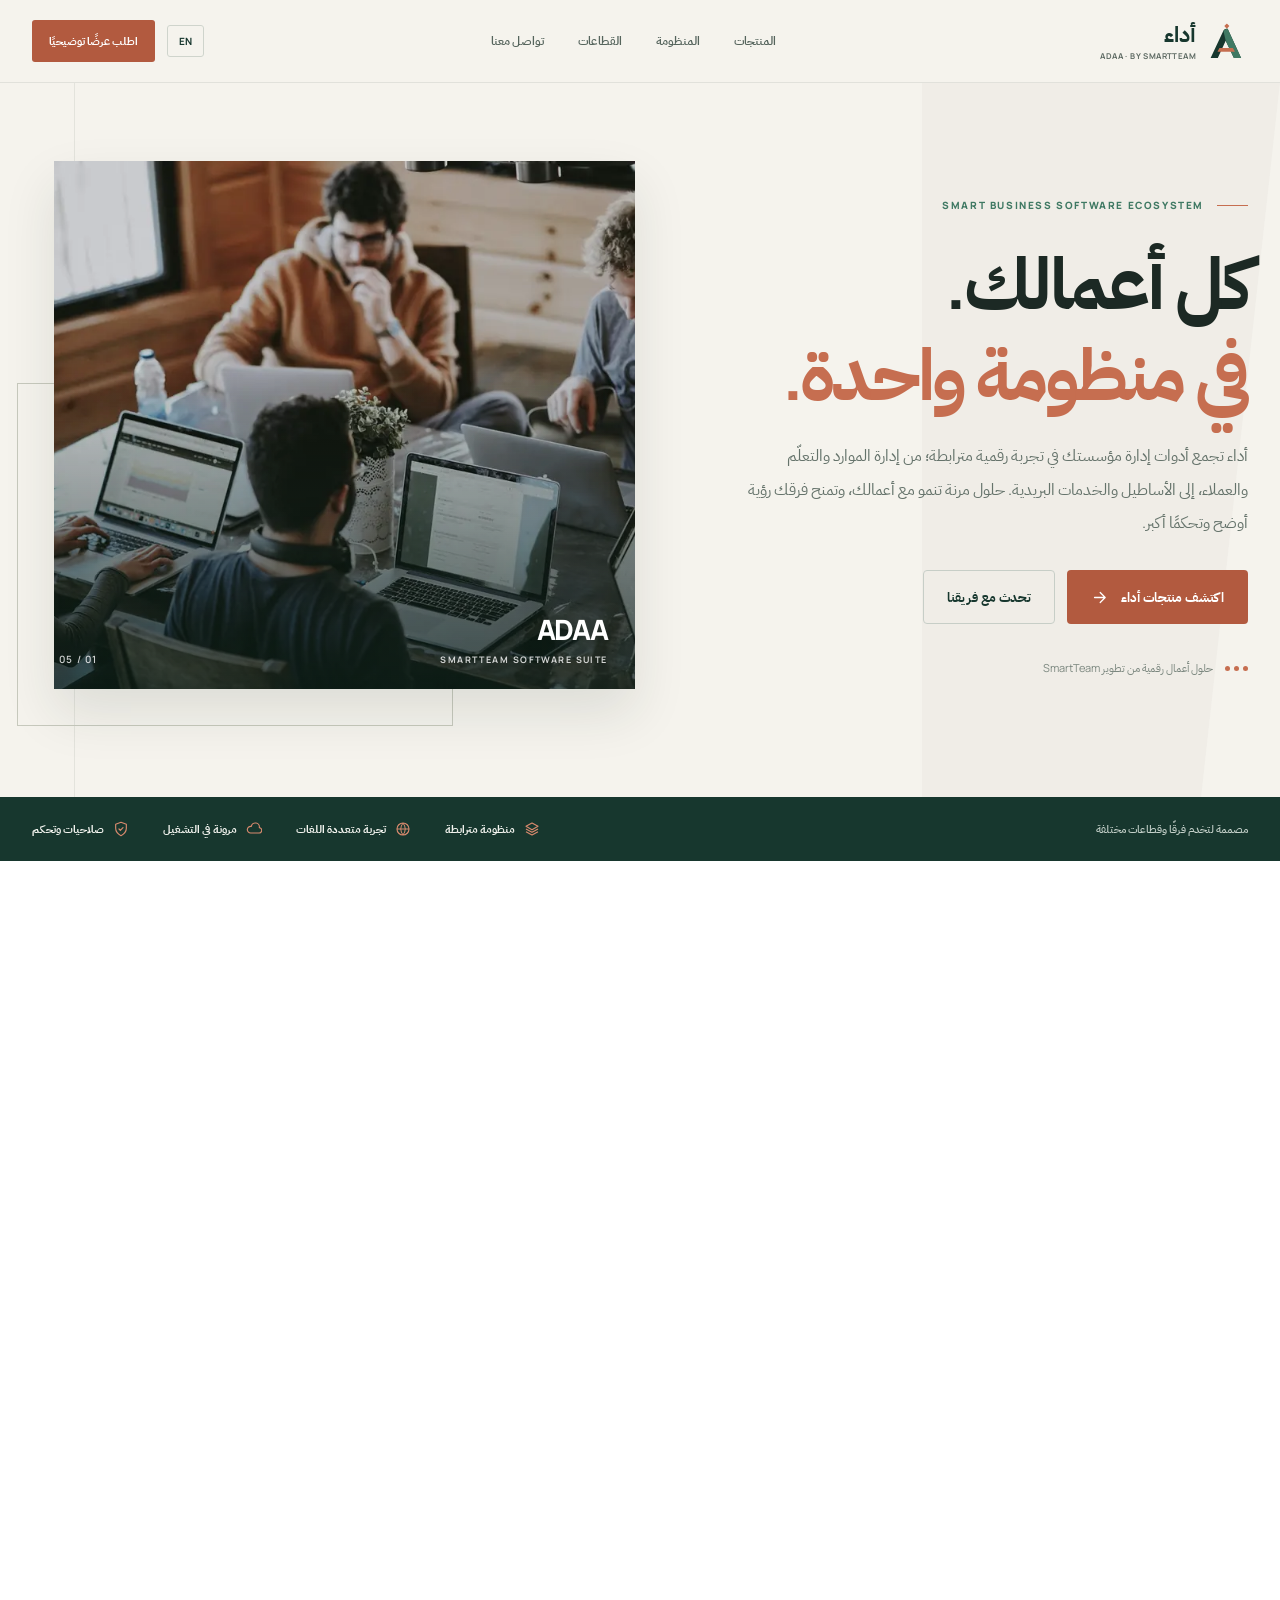
<file: index.html>
<!DOCTYPE html>
<html lang="ar" dir="rtl">
<head>
  <meta charset="UTF-8" />
  <meta name="viewport" content="width=device-width, initial-scale=1.0" />

  <title>أداء | منظومة أعمالك الرقمية من SmartTeam</title>
  <meta name="description" content="أداء من SmartTeam — منظومة حلول رقمية مترابطة لإدارة أعمال المؤسسات: إدارة التعلّم، موارد المؤسسة، المبيعات، الموارد البشرية، الأساطيل والخدمات البريدية." />
  <meta name="author" content="SmartTeam" />
  <meta name="application-name" content="أداء" />
  <meta name="robots" content="index, follow, max-snippet:-1, max-image-preview:large, max-video-preview:-1" />
  <meta name="googlebot" content="index, follow, max-snippet:-1, max-image-preview:large" />
  <link rel="canonical" href="https://adaa.sd/" />
  <link rel="alternate" hreflang="x-default" href="https://adaa.sd/" />

  <!-- Open Graph / Facebook / LinkedIn / WhatsApp -->
  <meta property="og:type" content="website" />
  <meta property="og:site_name" content="أداء — Adaa" />
  <meta property="og:url" content="https://adaa.sd/" />
  <meta property="og:title" content="أداء | منظومة أعمالك الرقمية من SmartTeam" />
  <meta property="og:description" content="أداء تجمع أدوات إدارة مؤسستك في تجربة رقمية مترابطة: التعلّم، موارد المؤسسة، المبيعات، الموارد البشرية، الأساطيل والخدمات البريدية." />
  <meta property="og:image" content="https://adaa.sd/og-image.png" />
  <meta property="og:image:type" content="image/png" />
  <meta property="og:image:width" content="1200" />
  <meta property="og:image:height" content="630" />
  <meta property="og:image:alt" content="شعار أداء — منظومة برمجيات الأعمال من SmartTeam" />
  <meta property="og:locale" content="ar_AR" />
  <meta property="og:locale:alternate" content="en_US" />

  <!-- Twitter / X -->
  <meta name="twitter:card" content="summary_large_image" />
  <meta name="twitter:title" content="أداء | منظومة أعمالك الرقمية من SmartTeam" />
  <meta name="twitter:description" content="منظومة حلول رقمية مترابطة لإدارة أعمال المؤسسات: التعلّم، موارد المؤسسة، المبيعات، الموارد البشرية، الأساطيل والخدمات البريدية." />
  <meta name="twitter:image" content="https://adaa.sd/og-image.png" />
  <meta name="twitter:image:alt" content="شعار أداء — SmartTeam" />

  <!-- Icons / PWA -->
  <link rel="icon" type="image/png" sizes="64x64" href="favicon.png" />
  <link rel="icon" href="favicon.ico" sizes="16x16 32x32 48x48 64x64" />
  <link rel="apple-touch-icon" sizes="180x180" href="apple-touch-icon.png" />
  <link rel="manifest" href="site.webmanifest" />
  <meta name="theme-color" content="#F5F3ED" media="(prefers-color-scheme: light)" />
  <meta name="theme-color" content="#17372E" media="(prefers-color-scheme: dark)" />
  <meta name="color-scheme" content="light" />
  <meta name="format-detection" content="telephone=no" />

  <!-- Structured data: the organization, the site, the page and the product suite -->
  <script type="application/ld+json">
  {
    "@context": "https://schema.org",
    "@graph": [
      {
        "@type": "Organization",
        "@id": "https://adaa.sd/#organization",
        "name": "SmartTeam",
        "alternateName": ["Smart Team", "SmartTeam IT"],
        "url": "https://www.smart.sd/",
        "logo": {
          "@type": "ImageObject",
          "@id": "https://adaa.sd/#logo",
          "url": "https://adaa.sd/icon-512.png",
          "contentUrl": "https://adaa.sd/icon-512.png",
          "width": 512,
          "height": 512,
          "caption": "SmartTeam"
        },
        "image": { "@id": "https://adaa.sd/#logo" }
      },
      {
        "@type": "WebSite",
        "@id": "https://adaa.sd/#website",
        "url": "https://adaa.sd/",
        "name": "أداء",
        "alternateName": ["Adaa", "Adaa by SmartTeam"],
        "inLanguage": ["ar", "en"],
        "publisher": { "@id": "https://adaa.sd/#organization" }
      },
      {
        "@type": "WebPage",
        "@id": "https://adaa.sd/#webpage",
        "url": "https://adaa.sd/",
        "name": "أداء | منظومة أعمالك الرقمية من SmartTeam",
        "description": "أداء من SmartTeam — منظومة حلول رقمية مترابطة لإدارة أعمال المؤسسات: إدارة التعلّم، موارد المؤسسة، المبيعات، الموارد البشرية، الأساطيل والخدمات البريدية.",
        "isPartOf": { "@id": "https://adaa.sd/#website" },
        "about": { "@id": "https://adaa.sd/#suite" },
        "inLanguage": "ar",
        "dateModified": "2026-11-06",
        "primaryImageOfPage": {
          "@type": "ImageObject",
          "url": "https://adaa.sd/og-image.png",
          "contentUrl": "https://adaa.sd/og-image.png",
          "width": 1200,
          "height": 630,
          "caption": "أداء — منظومة برمجيات الأعمال من SmartTeam"
        },
        "publisher": { "@id": "https://adaa.sd/#organization" }
      },
      {
        "@type": "ItemList",
        "@id": "https://adaa.sd/#suite",
        "name": "عائلة منتجات أداء",
        "alternateName": "Adaa product suite",
        "description": "منظومة مترابطة من تطبيقات أعمال متخصصة تعمل معًا: التعلّم، موارد المؤسسة، المبيعات، الأساطيل، الخدمات البريدية، الموارد البشرية، نقاط البيع، المخزون، المشاريع وذكاء الأعمال.",
        "numberOfItems": 10,
        "itemListElement": [
          {
            "@type": "ListItem",
            "position": 1,
            "item": {
              "@type": "SoftwareApplication",
              "name": "AdaaLMS",
              "alternateName": "إدارة التعلّم والتطوير",
              "applicationCategory": "BusinessApplication",
              "applicationSubCategory": "Learning Management System",
              "operatingSystem": "Web",
              "description": "بيئة تعليمية رقمية لإدارة الدورات والمحتوى والمتعلمين وقياس التقدم، للجامعات ومراكز التدريب والمؤسسات.",
              "url": "https://adaa.sd/#products",
              "publisher": { "@id": "https://adaa.sd/#organization" }
            }
          },
          {
            "@type": "ListItem",
            "position": 2,
            "item": {
              "@type": "SoftwareApplication",
              "name": "AdaaERP",
              "alternateName": "تخطيط موارد المؤسسة",
              "applicationCategory": "BusinessApplication",
              "applicationSubCategory": "Enterprise Resource Planning",
              "operatingSystem": "Web",
              "description": "إدارة مترابطة للعمليات والموارد المالية والإدارية والمخزون والمشتريات، مع تقارير تساعد الإدارة على اتخاذ القرار.",
              "url": "https://adaa.sd/#products",
              "publisher": { "@id": "https://adaa.sd/#organization" }
            }
          },
          {
            "@type": "ListItem",
            "position": 3,
            "item": {
              "@type": "SoftwareApplication",
              "name": "AdaaCRM",
              "alternateName": "إدارة العملاء والمبيعات",
              "applicationCategory": "BusinessApplication",
              "applicationSubCategory": "Customer Relationship Management",
              "operatingSystem": "Web",
              "description": "نظّم دورة علاقتك بالعميل من أول تواصل حتى إتمام الصفقة، وتابع الفرص والأنشطة وأداء فريق المبيعات.",
              "url": "https://adaa.sd/#products",
              "publisher": { "@id": "https://adaa.sd/#organization" }
            }
          },
          {
            "@type": "ListItem",
            "position": 4,
            "item": {
              "@type": "SoftwareApplication",
              "name": "AdaaFleet",
              "alternateName": "إدارة الأساطيل والمركبات",
              "applicationCategory": "BusinessApplication",
              "applicationSubCategory": "Fleet Management",
              "operatingSystem": "Web",
              "description": "تابع المركبات والسائقين والرحلات والصيانة والتكاليف ضمن لوحة تشغيل واحدة لرفع وضوح العمليات.",
              "url": "https://adaa.sd/#products",
              "publisher": { "@id": "https://adaa.sd/#organization" }
            }
          },
          {
            "@type": "ListItem",
            "position": 5,
            "item": {
              "@type": "SoftwareApplication",
              "name": "AdaaPosta",
              "alternateName": "إدارة الخدمات البريدية",
              "applicationCategory": "BusinessApplication",
              "applicationSubCategory": "Shipping and Delivery Management",
              "operatingSystem": "Web",
              "description": "إدارة الشحنات والطرود ومراحل الفرز والتوزيع والتسليم، مع متابعة حالة الإرسالية من الاستلام حتى الوصول.",
              "url": "https://adaa.sd/#products",
              "publisher": { "@id": "https://adaa.sd/#organization" }
            }
          },
          {
            "@type": "ListItem",
            "position": 6,
            "item": {
              "@type": "SoftwareApplication",
              "name": "AdaaHR",
              "alternateName": "إدارة الموارد البشرية",
              "applicationCategory": "BusinessApplication",
              "applicationSubCategory": "Human Resources",
              "operatingSystem": "Web",
              "description": "نظّم بيانات الموظفين والإجازات والحضور والمهام والإجراءات الإدارية في مساحة عمل أكثر وضوحًا.",
              "url": "https://adaa.sd/#products",
              "publisher": { "@id": "https://adaa.sd/#organization" }
            }
          },
          {
            "@type": "ListItem",
            "position": 7,
            "item": {
              "@type": "SoftwareApplication",
              "name": "AdaaPOS",
              "alternateName": "نقاط البيع والتجزئة",
              "applicationCategory": "BusinessApplication",
              "applicationSubCategory": "Point of Sale",
              "operatingSystem": "Web",
              "url": "https://adaa.sd/#products",
              "publisher": { "@id": "https://adaa.sd/#organization" }
            }
          },
          {
            "@type": "ListItem",
            "position": 8,
            "item": {
              "@type": "SoftwareApplication",
              "name": "AdaaInventory",
              "alternateName": "إدارة المخزون والمستودعات",
              "applicationCategory": "BusinessApplication",
              "applicationSubCategory": "Inventory Management",
              "operatingSystem": "Web",
              "url": "https://adaa.sd/#products",
              "publisher": { "@id": "https://adaa.sd/#organization" }
            }
          },
          {
            "@type": "ListItem",
            "position": 9,
            "item": {
              "@type": "SoftwareApplication",
              "name": "AdaaProjects",
              "alternateName": "إدارة المشاريع والمهام",
              "applicationCategory": "BusinessApplication",
              "applicationSubCategory": "Project Management",
              "operatingSystem": "Web",
              "url": "https://adaa.sd/#products",
              "publisher": { "@id": "https://adaa.sd/#organization" }
            }
          },
          {
            "@type": "ListItem",
            "position": 10,
            "item": {
              "@type": "SoftwareApplication",
              "name": "AdaaBI",
              "alternateName": "ذكاء الأعمال والتحليلات",
              "applicationCategory": "BusinessApplication",
              "applicationSubCategory": "Business Intelligence",
              "operatingSystem": "Web",
              "url": "https://adaa.sd/#products",
              "publisher": { "@id": "https://adaa.sd/#organization" }
            }
          }
        ]
      }
    ]
  }
  </script>

  <!-- Machine-readable companions: a plain-text summary for answer engines and
       the sitemap the crawler should use. -->
  <link rel="alternate" type="text/plain" href="/llms.txt" title="Adaa — LLM-friendly summary" />
  <link rel="sitemap" type="application/xml" title="Sitemap" href="/sitemap.xml" />

  <link rel="preload" href="/fonts/plex-arabic-400-arabic.woff2" as="font" type="font/woff2" crossorigin />
  <style>
  /* Self-hosted fonts: the Google Fonts stylesheet was the only render-blocking
     request on the page (1.2 s of FCP), and it pulled a second origin in
     afterwards for the files themselves. Same files, same unicode-range
     split, served from this origin. */
  @font-face{font-family:'IBM Plex Sans Arabic';font-style:normal;font-weight:400;font-display:swap;src:url(/fonts/plex-arabic-400-arabic.woff2) format('woff2');unicode-range:U+0600-06FF, U+0750-077F, U+0870-0891, U+0897-08E1, U+08E3-08FF, U+200C-200E, U+2010-2011, U+204F, U+2E41, U+FB50-FDFF, U+FE70-FE74, U+FE76-FEFC, U+102E0-102FB, U+10E60-10E7E, U+10EC2-10EC7, U+10EC9-10EEE, U+10EF0-10EFF, U+1EE00-1EE03, U+1EE05-1EE1F, U+1EE21-1EE22, U+1EE24, U+1EE27, U+1EE29-1EE32, U+1EE34-1EE37, U+1EE39, U+1EE3B, U+1EE42, U+1EE47, U+1EE49, U+1EE4B, U+1EE4D-1EE4F, U+1EE51-1EE52, U+1EE54, U+1EE57, U+1EE59, U+1EE5B, U+1EE5D, U+1EE5F, U+1EE61-1EE62, U+1EE64, U+1EE67-1EE6A, U+1EE6C-1EE72, U+1EE74-1EE77, U+1EE79-1EE7C, U+1EE7E, U+1EE80-1EE89, U+1EE8B-1EE9B, U+1EEA1-1EEA3, U+1EEA5-1EEA9, U+1EEAB-1EEBB, U+1EEF0-1EEF1}
  @font-face{font-family:'IBM Plex Sans Arabic';font-style:normal;font-weight:500;font-display:swap;src:url(/fonts/plex-arabic-500-arabic.woff2) format('woff2');unicode-range:U+0600-06FF, U+0750-077F, U+0870-0891, U+0897-08E1, U+08E3-08FF, U+200C-200E, U+2010-2011, U+204F, U+2E41, U+FB50-FDFF, U+FE70-FE74, U+FE76-FEFC, U+102E0-102FB, U+10E60-10E7E, U+10EC2-10EC7, U+10EC9-10EEE, U+10EF0-10EFF, U+1EE00-1EE03, U+1EE05-1EE1F, U+1EE21-1EE22, U+1EE24, U+1EE27, U+1EE29-1EE32, U+1EE34-1EE37, U+1EE39, U+1EE3B, U+1EE42, U+1EE47, U+1EE49, U+1EE4B, U+1EE4D-1EE4F, U+1EE51-1EE52, U+1EE54, U+1EE57, U+1EE59, U+1EE5B, U+1EE5D, U+1EE5F, U+1EE61-1EE62, U+1EE64, U+1EE67-1EE6A, U+1EE6C-1EE72, U+1EE74-1EE77, U+1EE79-1EE7C, U+1EE7E, U+1EE80-1EE89, U+1EE8B-1EE9B, U+1EEA1-1EEA3, U+1EEA5-1EEA9, U+1EEAB-1EEBB, U+1EEF0-1EEF1}
  @font-face{font-family:'IBM Plex Sans Arabic';font-style:normal;font-weight:600;font-display:swap;src:url(/fonts/plex-arabic-600-arabic.woff2) format('woff2');unicode-range:U+0600-06FF, U+0750-077F, U+0870-0891, U+0897-08E1, U+08E3-08FF, U+200C-200E, U+2010-2011, U+204F, U+2E41, U+FB50-FDFF, U+FE70-FE74, U+FE76-FEFC, U+102E0-102FB, U+10E60-10E7E, U+10EC2-10EC7, U+10EC9-10EEE, U+10EF0-10EFF, U+1EE00-1EE03, U+1EE05-1EE1F, U+1EE21-1EE22, U+1EE24, U+1EE27, U+1EE29-1EE32, U+1EE34-1EE37, U+1EE39, U+1EE3B, U+1EE42, U+1EE47, U+1EE49, U+1EE4B, U+1EE4D-1EE4F, U+1EE51-1EE52, U+1EE54, U+1EE57, U+1EE59, U+1EE5B, U+1EE5D, U+1EE5F, U+1EE61-1EE62, U+1EE64, U+1EE67-1EE6A, U+1EE6C-1EE72, U+1EE74-1EE77, U+1EE79-1EE7C, U+1EE7E, U+1EE80-1EE89, U+1EE8B-1EE9B, U+1EEA1-1EEA3, U+1EEA5-1EEA9, U+1EEAB-1EEBB, U+1EEF0-1EEF1}
  @font-face{font-family:'IBM Plex Sans Arabic';font-style:normal;font-weight:700;font-display:swap;src:url(/fonts/plex-arabic-700-arabic.woff2) format('woff2');unicode-range:U+0600-06FF, U+0750-077F, U+0870-0891, U+0897-08E1, U+08E3-08FF, U+200C-200E, U+2010-2011, U+204F, U+2E41, U+FB50-FDFF, U+FE70-FE74, U+FE76-FEFC, U+102E0-102FB, U+10E60-10E7E, U+10EC2-10EC7, U+10EC9-10EEE, U+10EF0-10EFF, U+1EE00-1EE03, U+1EE05-1EE1F, U+1EE21-1EE22, U+1EE24, U+1EE27, U+1EE29-1EE32, U+1EE34-1EE37, U+1EE39, U+1EE3B, U+1EE42, U+1EE47, U+1EE49, U+1EE4B, U+1EE4D-1EE4F, U+1EE51-1EE52, U+1EE54, U+1EE57, U+1EE59, U+1EE5B, U+1EE5D, U+1EE5F, U+1EE61-1EE62, U+1EE64, U+1EE67-1EE6A, U+1EE6C-1EE72, U+1EE74-1EE77, U+1EE79-1EE7C, U+1EE7E, U+1EE80-1EE89, U+1EE8B-1EE9B, U+1EEA1-1EEA3, U+1EEA5-1EEA9, U+1EEAB-1EEBB, U+1EEF0-1EEF1}
  @font-face{font-family:'Manrope';font-style:normal;font-weight:200 800;font-display:swap;src:url(/fonts/manrope-200800-latin.woff2) format('woff2');unicode-range:U+0000-00FF, U+0131, U+0152-0153, U+02BB-02BC, U+02C6, U+02DA, U+02DC, U+0304, U+0308, U+0329, U+2000-206F, U+20AC, U+2122, U+2191, U+2193, U+2212, U+2215, U+FEFF, U+FFFD}
  :root{
    --ink:#1c2924;
    --deep:#17372e;
    --forest:#21483b;
    --green:#3f7963;
    --accent:#c66e50;
    --paper:#f5f3ed;
    --paper-2:#eeece5;
    --white:#fff;
    --muted:#5f6b64;
    --line:#dedfd7;
    --soft:#e6eee8;
    --shadow:0 18px 44px rgba(22,39,31,.09);
    --radius:7px;
  }
  *{box-sizing:border-box}
  html{scroll-behavior:smooth;scroll-padding-top:88px}
  body{margin:0;background:var(--paper);color:var(--ink);font-family:'IBM Plex Sans Arabic','Manrope',sans-serif;line-height:1.85;overflow-x:hidden}
  body[dir="ltr"]{font-family:'Manrope',sans-serif}
  a{color:inherit;text-decoration:none}
  button{font:inherit}
  img{display:block;max-width:100%}
  .container{width:min(1240px,calc(100% - 64px));margin-inline:auto}
  .scroll-progress{position:fixed;z-index:300;inset:0 auto auto 0;width:100%;height:3px;background:var(--accent);transform:scaleX(0);transform-origin:left center;pointer-events:none}
  /* 1px marker at the very top; the header switches style when it leaves. */
  .top-sentinel{position:absolute;top:0;inset-inline-start:0;width:1px;height:1px;pointer-events:none}
  body[dir="rtl"] .scroll-progress{transform-origin:right center}
  .eyebrow{display:inline-flex;align-items:center;gap:13px;color:var(--green);font:800 10px 'Manrope','IBM Plex Sans Arabic',sans-serif;letter-spacing:.16em;text-transform:uppercase}
  .eyebrow:before{content:"";width:31px;height:1px;background:var(--accent)}
  .section-title{font-size:clamp(31px,4.2vw,49px);line-height:1.34;letter-spacing:-1.5px;margin:16px 0 15px;font-weight:700}
  .section-subtitle{color:var(--muted);font-size:15px;line-height:2;max-width:670px;margin:0}
  .btn{display:inline-flex;align-items:center;justify-content:center;gap:13px;min-height:54px;padding:0 23px;border-radius:4px;font-weight:700;font-size:13px;border:1px solid transparent;transition:background .25s,color .25s,border-color .25s,transform .35s cubic-bezier(.2,.75,.25,1);cursor:pointer}
  .btn svg{width:17px;height:17px;transition:transform .3s}
  .btn:hover svg{transform:translateX(-4px)}
  body[dir="ltr"] .btn:hover svg{transform:translateX(4px)}
  .btn-primary{background:#b25a3f;color:#fff}
  .btn-primary:hover{background:#9d4d33;transform:translateY(-3px)}
  .btn-ghost{border-color:rgba(255,255,255,.38);color:#fff;background:transparent}
  .btn-ghost:hover{background:#fff;color:var(--ink);border-color:#fff}
  .btn-dark{background:var(--deep);color:#fff}
  .btn-dark:hover{background:var(--accent);transform:translateY(-3px)}
  .icon{width:20px;height:20px;display:inline-block;flex:none}

  /* Navigation */
  .site-header{position:sticky;top:0;z-index:100;background:rgba(245,243,237,.94);backdrop-filter:blur(14px);border-bottom:1px solid rgba(28,41,36,.09);transition:box-shadow .3s,background .3s}
  .site-header.scrolled{box-shadow:0 8px 24px rgba(25,43,34,.06);background:rgba(245,243,237,.98)}
  .nav{height:82px;display:flex;align-items:center;justify-content:space-between;gap:24px}
  .brand{display:flex;align-items:center;gap:10px;min-width:185px}
  .brand-mark{width:42px;height:42px;border-radius:0;background:transparent;display:grid;place-items:center;box-shadow:none;flex:none}
  .brand-mark svg{width:42px;height:42px;overflow:visible}
  .brand-name{font-family:'IBM Plex Sans Arabic','Manrope',sans-serif;font-size:22px;line-height:1.2;font-weight:700;letter-spacing:0;color:var(--deep)}
  .brand-name small{display:block;font-family:'Manrope','IBM Plex Sans Arabic',sans-serif;letter-spacing:.4px;font-size:8px;font-weight:700;color:#5f6b64;margin-top:4px;text-transform:uppercase}
  .nav-links{display:flex;align-items:center;gap:34px;color:#55645c;font-size:12px;font-weight:600}
  .nav-links a{position:relative;padding:8px 0;transition:color .2s}
  .nav-links a:after{content:"";position:absolute;bottom:1px;inset-inline-start:0;width:0;height:1px;background:var(--accent);transition:width .28s}
  .nav-links a:hover,.nav-links a.active{color:var(--deep)}
  .nav-links a:hover:after,.nav-links a.active:after{width:100%}
  .nav-actions{display:flex;align-items:center;gap:12px}
  .lang-btn{background:transparent;color:var(--deep);border:1px solid #cfd4cc;border-radius:3px;padding:8px 11px;font:700 10px 'Manrope',sans-serif;cursor:pointer;transition:all .2s}
  .lang-btn:hover{border-color:var(--deep);background:var(--deep);color:#fff}
  .nav-cta{min-height:42px;padding:0 16px;font-size:11px;border-radius:3px}
  .menu-btn{display:none;width:42px;height:42px;border:1px solid #cfd4cc;border-radius:3px;background:transparent;color:var(--deep);cursor:pointer}

  /* Hero */
  .hero{position:relative;isolation:isolate;overflow:hidden;background:var(--paper);color:var(--ink);padding:78px 0 86px}
  .hero:before{content:"";position:absolute;z-index:-1;top:0;bottom:0;inset-inline-start:0;width:28%;background:var(--paper-2);clip-path:polygon(0 0,100% 0,78% 100%,0 100%);opacity:.7}
  .hero:after{content:"";position:absolute;z-index:-1;inset-inline-end:5.8%;top:0;bottom:0;width:1px;background:rgba(28,41,36,.08)}
  .hero-grid{display:grid;grid-template-columns:.92fr 1.08fr;align-items:center;gap:8.2%;direction:rtl}
  body[dir="ltr"] .hero-grid{direction:ltr}
  .hero-copy{position:relative;z-index:2;padding:22px 0 30px}
  .hero .eyebrow{color:var(--green)}
  .hero h1{font-size:clamp(44px,5.6vw,72px);line-height:1.27;letter-spacing:-2.8px;margin:22px 0 20px;font-weight:700;max-width:630px}
  .hero h1 span{color:var(--accent);position:relative;white-space:nowrap}
  .hero-copy>p{color:#65736b;font-size:16px;line-height:2.1;max-width:540px;margin:0 0 30px}
  .hero-buttons{display:flex;align-items:center;gap:12px;flex-wrap:wrap}
  .hero .btn-ghost{border-color:#c7cec7;color:var(--deep)}
  .hero .btn-ghost:hover{background:var(--deep);color:#fff;border-color:var(--deep)}
  .hero-note{display:flex;align-items:center;gap:12px;margin-top:34px;color:#7b877f;font-size:11px}
  .hero-note .dots{display:flex;direction:ltr;gap:4px}
  .hero-note .dots i{width:5px;height:5px;background:var(--accent);border-radius:50%;display:block}
  .hero-visual{position:relative;min-height:550px;isolation:isolate}
  .hero-photo{position:absolute;inset:0 0 22px 22px;overflow:hidden;transform:none;border:0;border-radius:0;box-shadow:0 24px 50px rgba(24,42,34,.11);background:#d7ddd6}
  .hero-photo img{width:100%;height:100%;object-fit:cover;filter:saturate(.82);opacity:1;transform:scale(1.08);animation:heroImageSettle 1.6s cubic-bezier(.2,.7,.25,1) .15s forwards}
  .hero-photo:after{content:"";position:absolute;inset:40% 0 0;background:linear-gradient(0deg,rgba(11,31,25,.68),transparent);pointer-events:none}
  .hero-visual:before{content:"";position:absolute;z-index:-1;left:0;bottom:0;width:72%;height:62%;border:1px solid #c7c9bd;transform:translate(-15px,15px)}
  .hero-photo-meta{position:absolute;z-index:2;inset-inline-start:27px;inset-inline-end:27px;bottom:45px;display:flex;align-items:end;justify-content:space-between;color:#fff}
  .hero-photo-meta strong{font:800 28px 'Manrope',sans-serif;letter-spacing:-1.5px;display:block;line-height:1.1}
  .hero-photo-meta span{font:700 9px 'Manrope',sans-serif;letter-spacing:.16em;opacity:.8;display:block;margin-top:8px}
  .hero-photo-meta small{font:600 10px 'Manrope',sans-serif;letter-spacing:.12em;opacity:.8}

  /* Trust strip */
  .trust-strip{background:var(--deep);color:#fff;padding:22px 0}
  .trust-inner{display:flex;align-items:center;justify-content:space-between;gap:25px;flex-wrap:wrap}
  .trust-caption{font-size:11px;color:#c5d1ca;font-weight:500}
  .trust-points{display:flex;align-items:center;gap:34px;flex-wrap:wrap;color:#f4f5f0;font-size:11px;font-weight:600}
  .trust-points span{display:flex;align-items:center;gap:9px}
  .trust-points svg{width:16px;height:16px;color:#d98a6e}

  /* Products */
  .products{padding:112px 0 110px;background:#fff}
  .section-head{display:flex;justify-content:space-between;align-items:end;gap:35px;margin-bottom:43px}
  .filters{display:flex;gap:5px;flex-wrap:wrap;border-bottom:1px solid var(--line);padding-bottom:7px}
  .filter-btn{position:relative;border:0;background:transparent;color:#5f6b64;padding:8px 13px 10px;font-size:11px;font-weight:600;cursor:pointer;transition:color .2s}
  .filter-btn:after{content:"";position:absolute;bottom:-8px;left:0;right:0;height:2px;background:var(--accent);transform:scaleX(0);transition:transform .25s}
  .filter-btn.active,.filter-btn:hover{color:var(--deep)}
  .filter-btn.active:after{transform:scaleX(1)}
  .product-grid{display:grid;grid-template-columns:repeat(3,minmax(0,1fr));column-gap:28px;row-gap:48px}
  .product-card{position:relative;background:transparent;border:0;border-bottom:1px solid var(--line);border-radius:0;overflow:hidden;transition:opacity .3s,transform .3s;min-width:0;padding-bottom:24px}
  .product-card:hover{transform:translateY(-4px);box-shadow:none;border-color:#c5c8bd}
  .product-card[hidden]{display:none}
  .product-image{height:224px;position:relative;overflow:hidden;background:#e4e7e0;border-radius:0}
  .product-image img{width:100%;height:100%;object-fit:cover;filter:saturate(.78);transition:transform .75s cubic-bezier(.2,.7,.2,1),filter .55s}
  .product-card:hover .product-image img{transform:scale(1.055);filter:saturate(1)}
  .product-image:after{content:"";position:absolute;inset:55% 0 0;background:linear-gradient(0deg,rgba(12,28,22,.53),transparent);pointer-events:none}
  .product-code{position:absolute;z-index:1;bottom:15px;inset-inline-start:17px;color:#fff;font:800 14px 'Manrope',sans-serif;letter-spacing:-.3px;direction:ltr}
  .product-body{padding:18px 0 0}
  .product-tag{font-size:10px;font-weight:700;color:var(--accent);background:transparent;padding:0;display:inline-block;letter-spacing:.01em}
  .product-body h3{font-size:19px;line-height:1.5;margin:8px 0 7px;font-weight:700;color:var(--ink)}
  .product-body p{font-size:12px;color:#78837c;line-height:2;margin:0 0 14px;min-height:51px}
  .feature-list{display:flex;gap:0;flex-wrap:wrap;margin:0 0 17px;border-top:1px solid #ecece7;padding-top:11px}
  .feature-list span{font-size:10px;color:#647169;background:transparent;border-radius:0;padding:0 10px 0 0;margin-inline-end:10px;border-inline-end:1px solid #cfd3ca}
  .feature-list span:last-child{border:0;margin:0;padding:0}
  .text-link{font-size:11px;font-weight:700;color:var(--deep);display:inline-flex;align-items:center;gap:9px;position:relative;padding-bottom:3px}
  .text-link:after{content:"";position:absolute;bottom:0;inset-inline-start:0;height:1px;width:100%;background:var(--accent);transform:scaleX(.35);transform-origin:right;transition:transform .3s}
  body[dir="ltr"] .text-link:after{transform-origin:left}
  .text-link:hover:after{transform:scaleX(1)}
  .text-link svg{width:15px;transition:transform .2s}
  .text-link:hover svg{transform:translateX(-4px)}
  body[dir="ltr"] .text-link:hover svg{transform:translateX(4px)}
  .more-products{margin-top:50px;display:grid;grid-template-columns:repeat(4,1fr);gap:0;border-top:1px solid var(--line);border-bottom:1px solid var(--line)}
  .mini-product{display:flex;align-items:center;gap:13px;padding:20px 17px;border:0;border-inline-start:1px solid var(--line);border-radius:0;background:transparent;transition:background .25s}
  .mini-product:first-child{border-inline-start:0}
  .mini-product:hover{border-color:var(--line);background:var(--paper)}
  .mini-icon{width:34px;height:34px;border-radius:0;background:transparent;color:var(--accent);display:grid;place-items:center;flex:none}
  .mini-icon svg{width:20px}
  .mini-product strong{font:800 11px 'Manrope',sans-serif;display:block;line-height:1.5;color:var(--deep)}
  .mini-product small{font-size:10px;color:#819087;display:block;margin-top:3px}

  /* Platform */
  .platform{background:var(--deep);color:#fff;padding:112px 0;overflow:hidden;position:relative}
  .platform:before{content:"";position:absolute;top:0;bottom:0;inset-inline-end:0;width:28%;background:rgba(255,255,255,.025);pointer-events:none}
  .platform-grid{display:grid;grid-template-columns:.96fr 1.04fr;align-items:center;gap:8%}
  .platform-copy .eyebrow{color:#d8a18c}
  .platform .section-title{color:#fff}
  .platform-copy .section-subtitle{color:#b6c6bc;margin-bottom:29px}
  .platform-list{display:grid;gap:0}
  .platform-item{display:flex;align-items:flex-start;gap:14px;padding:14px 0;border-top:1px solid rgba(255,255,255,.13)}
  .check-icon{width:22px;height:22px;display:grid;place-items:center;flex:none;border-radius:0;background:transparent;color:#e19a7e;margin-top:2px}
  .check-icon svg{width:16px}
  .platform-item strong{display:block;font-size:13px;margin-bottom:3px;color:#fff;font-weight:600}
  .platform-item p{margin:0;color:#a7b9ae;font-size:11px;line-height:1.9}
  .platform-visual{position:relative;min-height:520px;display:block}
  .platform-photo{position:absolute;inset:0 0 35px 30px;border-radius:0;overflow:hidden;background:#2d443a}
  .platform-photo img{width:100%;height:100%;object-fit:cover;filter:saturate(.68);transition:transform 1s cubic-bezier(.2,.7,.2,1)}
  .platform-visual:hover .platform-photo img{transform:scale(1.035)}
  .platform-photo:after{content:"";position:absolute;inset:45% 0 0;background:linear-gradient(0deg,rgba(10,28,21,.7),transparent)}
  .platform-orbit{display:none}
  .platform-caption{position:absolute;z-index:3;bottom:0;inset-inline-start:0;right:auto;background:var(--paper);color:var(--deep);border:0;border-radius:0;padding:18px 22px;box-shadow:none;font-size:13px;font-weight:700;min-width:225px}
  .platform-caption small{display:block;color:#738078;font-size:9px;font-weight:500;margin-top:4px}

  /* Industries */
  .industries{padding:110px 0 120px;background:var(--paper)}
  .industry-grid{display:grid;grid-template-columns:repeat(4,1fr);gap:0;margin-top:48px;border-top:1px solid #d9dcd3;border-bottom:1px solid #d9dcd3}
  .industry-card{position:relative;padding:26px 22px 27px;border:0;border-inline-start:1px solid #d9dcd3;border-radius:0;background:transparent;transition:background .25s}
  .industry-card:first-child{border-inline-start:0}
  .industry-card:hover{transform:none;border-color:#d9dcd3;box-shadow:none;background:rgba(255,255,255,.55)}
  .industry-icon{width:35px;height:35px;border-radius:0;background:transparent;color:var(--accent);display:grid;place-items:center;margin-bottom:19px}
  .industry-icon svg{width:21px;height:21px}
  .industry-card h3{font-size:14px;margin:0 0 8px;font-weight:700}
  .industry-card p{font-size:11px;color:#78837c;margin:0;line-height:1.95}

  /* Contact + footer */
  .contact-band{padding:0 0 105px;background:var(--paper)}
  .contact-panel{position:relative;overflow:hidden;background:var(--accent);border-radius:0;color:#fff;padding:55px 58px;display:flex;align-items:center;justify-content:space-between;gap:35px}
  .contact-panel:after{content:"A";position:absolute;font:800 300px/1 'Manrope',sans-serif;letter-spacing:-25px;color:rgba(255,255,255,.075);inset-inline-end:3%;top:-105px;pointer-events:none}
  .contact-content{position:relative;z-index:1;max-width:650px}
  .contact-content .eyebrow{color:#f6d6c9}
  .contact-content .eyebrow:before{background:#f6d6c9}
  .contact-content h2{font-size:clamp(27px,3.5vw,40px);line-height:1.4;margin:12px 0 9px;font-weight:700}
  .contact-content p{color:#f7ddd3;font-size:13px;margin:0;max-width:600px}
  .contact-panel .btn{position:relative;z-index:1;white-space:nowrap;background:#fff;color:var(--deep)}
  .contact-panel .btn:hover{background:var(--deep);color:#fff}
  footer{background:#132c24;color:#fff;padding:55px 0 24px}
  .footer-main{display:grid;grid-template-columns:1.5fr .8fr .8fr 1fr;gap:42px;padding-bottom:43px}
  .footer-about p{color:#a4b4aa;font-size:11px;max-width:310px;line-height:2.1;margin:17px 0}
  .footer-brand{display:flex;align-items:center;gap:10px}
  .footer-brand .brand-mark{background:transparent}
  .footer-brand .brand-mark svg use{filter:none}
  .footer-brand .brand-name{font-size:21px;color:#f5f3ed}
  .footer-brand .brand-name small{color:#a7b5ac}
  .footer-col h3{font-size:11px;color:#fff;margin:5px 0 17px;font-weight:700}
  .footer-col a{display:block;font-size:10px;color:#a5b4ab;margin:10px 0;transition:color .2s}
  .footer-col a:hover{color:#e5a087}
  .footer-bottom{padding-top:20px;border-top:1px solid rgba(255,255,255,.13);display:flex;justify-content:space-between;align-items:flex-start;gap:18px;color:#82968a;font-size:9px}
  .footer-bottom span:last-child{max-width:65%;text-align:end;line-height:2}
  .footer-bottom a{color:#d7e1d9;text-decoration:underline;text-decoration-color:rgba(215,225,217,.35);text-underline-offset:3px}
  .smartteam-mark{font:800 9px 'Manrope',sans-serif;color:#c7d3c9;letter-spacing:.08em}
  .smartteam-mark span{color:#e59a7c}

  /* Motion system */
  .reveal{opacity:1;transform:none}
  .js-motion .reveal{opacity:0;transform:translate3d(0,24px,0);transition:opacity .75s cubic-bezier(.2,.7,.2,1),transform .75s cubic-bezier(.2,.7,.2,1)}
  .js-motion .reveal.visible{opacity:1;transform:translate3d(0,0,0)}
  .hero-copy .eyebrow,.hero-copy h1,.hero-copy>p,.hero-copy .hero-buttons,.hero-copy .hero-note{animation:copyEnter .75s cubic-bezier(.2,.7,.2,1) both}
  .hero-copy .eyebrow{animation-delay:.05s}.hero-copy h1{animation-delay:.14s}.hero-copy>p{animation-delay:.23s}.hero-copy .hero-buttons{animation-delay:.32s}.hero-copy .hero-note{animation-delay:.42s}
  @keyframes copyEnter{from{opacity:0;transform:translateY(18px)}to{opacity:1;transform:translateY(0)}}
  @keyframes heroImageSettle{to{opacity:1;transform:scale(1)}}
  .product-card.filtered-in{animation:cardIn .46s cubic-bezier(.2,.7,.2,1) both}
  @keyframes cardIn{from{opacity:0;transform:translateY(14px)}to{opacity:1;transform:translateY(0)}}
  /* Everything below the first screen is skipped when the browser lays the
     page out: the document is 4700px tall and laying all of it out at once was
     the one long task left in Lighthouse (293ms of the 564ms total layout).
     The placeholder heights below are measured at 390, 640, 1000 and 1400 px
     wide, so the scrollbar does not jump while the sections render; `auto`
     makes the browser remember the real height afterwards. Re-measure when
     products or copy change (see DEPLOY.md). */
  main>section:not(.hero):not(.trust-strip),footer{content-visibility:auto}
  #products{contain-intrinsic-size:auto var(--h-products,1618px)}
  #platform{contain-intrinsic-size:auto var(--h-platform,589px)}
  #industries{contain-intrinsic-size:auto var(--h-industries,369px)}
  #contact{contain-intrinsic-size:auto var(--h-contact,297px)}
  footer{contain-intrinsic-size:auto var(--h-footer,267px)}
  @media(max-width:1080px){
    :root{--h-products:1551px;--h-platform:570px;--h-industries:381px;--h-contact:283px;--h-footer:267px}
  }
  @media(max-width:820px){
    :root{--h-products:2254px;--h-platform:987px;--h-industries:509px;--h-contact:269px;--h-footer:602px}
  }
  @media(max-width:500px){
    :root{--h-products:4122px;--h-platform:910px;--h-industries:558px;--h-contact:317px;--h-footer:624px}
  }

  @media(prefers-reduced-motion:reduce){html{scroll-behavior:auto}.reveal,.js-motion .reveal{opacity:1;transform:none;transition:none}*{animation:none!important;transition:none!important}}

  /* Responsive */
  @media(max-width:1080px){.nav-links{gap:20px}.hero-grid{gap:5%}.hero-visual{min-height:475px}.product-grid{column-gap:20px}.product-image{height:195px}.platform-grid{gap:5%}.platform-visual{min-height:450px}}
  @media(max-width:820px){
    .container{width:min(100% - 38px,680px)}
    .nav{height:72px}.brand{min-width:0}.nav-links{display:none;position:absolute;top:72px;inset-inline:0;background:var(--paper);padding:14px 25px 20px;flex-direction:column;align-items:stretch;gap:0;border-top:1px solid var(--line);box-shadow:0 15px 24px rgba(25,43,34,.08)}.nav-links.open{display:flex}.nav-links a{padding:12px 0;border-bottom:1px solid #e4e5dd}.nav-links a:after{display:none}.nav-actions{margin-inline-start:auto}.nav-cta{display:none}.menu-btn{display:grid;place-items:center}
    .hero{padding:55px 0 62px}.hero:before{width:48%;opacity:.5}.hero-grid{grid-template-columns:1fr;gap:36px}.hero-copy{padding:0}.hero h1{font-size:clamp(43px,8vw,62px);max-width:680px}.hero h1 span{white-space:normal}.hero-copy>p{font-size:14px}.hero-visual{min-height:430px;width:100%;max-width:650px;margin:auto}.hero-photo{inset:0 0 18px 18px}.hero-photo-meta{bottom:39px}
    .trust-inner{justify-content:center;text-align:center}.trust-caption{width:100%}.trust-points{justify-content:center;gap:12px 23px}
    .products,.platform,.industries{padding:78px 0}.section-head{display:block;margin-bottom:30px}.filters{margin-top:23px;width:max-content;max-width:100%}.product-grid{grid-template-columns:repeat(2,minmax(0,1fr));column-gap:19px;row-gap:34px}.product-image{height:190px}.more-products{grid-template-columns:repeat(2,1fr)}.mini-product:nth-child(3){border-inline-start:0;border-top:1px solid var(--line)}.mini-product:nth-child(4){border-top:1px solid var(--line)}
    .platform-grid{grid-template-columns:1fr;gap:34px}.platform-visual{min-height:410px}.platform-photo{inset:0 0 27px 18px}.industry-grid{grid-template-columns:repeat(2,1fr)}.industry-card:nth-child(3){border-inline-start:0;border-top:1px solid #d9dcd3}.industry-card:nth-child(4){border-top:1px solid #d9dcd3}
    .contact-band{padding-bottom:75px}.contact-panel{display:block;padding:39px 30px}.contact-panel .btn{margin-top:25px}.footer-main{grid-template-columns:repeat(2,1fr);gap:28px}.footer-about{grid-column:1/-1}
  }
  @media(max-width:500px){
    .container{width:calc(100% - 30px)}.brand-name{font-size:21px}.hero{padding-top:42px}.hero h1{font-size:41px;letter-spacing:-1.7px}.hero-copy>p{font-size:13px}.hero-buttons{display:grid;grid-template-columns:1fr}.hero-buttons .btn{width:100%}.hero-visual{min-height:325px}.hero-photo{inset:0 0 13px 12px}.hero-photo-meta{inset-inline-start:16px;inset-inline-end:16px;bottom:28px}.hero-photo-meta strong{font-size:23px}.hero-photo-meta span{font-size:7px}.trust-strip{padding:19px 0}.trust-points{font-size:9px;gap:10px 15px}.trust-points svg{width:14px}.products,.platform,.industries{padding:65px 0}.section-title{font-size:32px}.section-subtitle{font-size:13px}.filters{gap:0}.filter-btn{padding-inline:10px;font-size:10px}.product-grid{grid-template-columns:1fr;row-gap:29px}.product-image{height:215px}.product-body p{min-height:0}.more-products{grid-template-columns:1fr 1fr;margin-top:35px}.mini-product{padding:14px 9px;gap:8px}.mini-product strong{font-size:9px}.mini-product small{font-size:9px}.mini-icon{width:27px}.platform-visual{min-height:320px}.platform-photo{inset:0 0 22px 12px}.platform-caption{padding:13px 15px;min-width:185px;font-size:11px}.platform-caption small{font-size:8px}.industry-grid{margin-top:30px}.industry-card{padding:20px 13px}.industry-card h3{font-size:12px}.industry-card p{font-size:10px}.contact-panel{padding:32px 22px}.contact-content h2{font-size:27px}.footer-main{grid-template-columns:1fr 1fr;gap:21px}.footer-about{grid-column:1/-1}.footer-bottom{flex-direction:column}.footer-bottom span:last-child{max-width:100%;text-align:start}}
</style>
</head>
<body dir="rtl">
  <div class="top-sentinel" id="topSentinel" aria-hidden="true"></div>
  <div class="scroll-progress" id="scrollProgress" aria-hidden="true"></div>
  <svg aria-hidden="true" width="0" height="0" style="position:absolute;overflow:hidden">
    <symbol id="i-mark" viewBox="0 0 128 128"><path d="M14 116 53 33Q56 27 62 27h4l41 89H85L60 63 36 116Z" fill="#17372e"/><path d="M60 63 85 116h22L66 27h-4l-9 6Z" fill="#3f7963"/><path d="M41 85h41l6 12H35Z" fill="#c66e50"/><rect x="58" y="13" width="11" height="11" rx="1" transform="rotate(45 63.5 18.5)" fill="#c66e50"/></symbol>
    <symbol id="i-arrow" viewBox="0 0 24 24"><path d="M5 12h14M13 5l7 7-7 7" fill="none" stroke="currentColor" stroke-width="1.8" stroke-linecap="round" stroke-linejoin="round"/></symbol>
    <symbol id="i-check" viewBox="0 0 24 24"><path d="m5 12 4 4L19 6" fill="none" stroke="currentColor" stroke-width="2.2" stroke-linecap="round" stroke-linejoin="round"/></symbol>
    <symbol id="i-book" viewBox="0 0 24 24"><path d="M4 5.5A2.5 2.5 0 0 1 6.5 3H20v17H6.5A2.5 2.5 0 0 0 4 22V5.5Zm0 0V19a3 3 0 0 1 3-3h13M8 7h8M8 11h6" fill="none" stroke="currentColor" stroke-width="1.7" stroke-linecap="round" stroke-linejoin="round"/></symbol>
    <symbol id="i-grid" viewBox="0 0 24 24"><rect x="3" y="3" width="8" height="8" rx="2" fill="none" stroke="currentColor" stroke-width="1.7"/><rect x="13" y="3" width="8" height="5" rx="2" fill="none" stroke="currentColor" stroke-width="1.7"/><rect x="13" y="10" width="8" height="11" rx="2" fill="none" stroke="currentColor" stroke-width="1.7"/><rect x="3" y="13" width="8" height="8" rx="2" fill="none" stroke="currentColor" stroke-width="1.7"/></symbol>
    <symbol id="i-users" viewBox="0 0 24 24"><path d="M16 21v-2a4 4 0 0 0-4-4H7a4 4 0 0 0-4 4v2m7-10a4 4 0 1 0 0-8 4 4 0 0 0 0 8Zm11 10v-2a4 4 0 0 0-3-3.87M16 3.13a4 4 0 0 1 0 7.75" fill="none" stroke="currentColor" stroke-width="1.7" stroke-linecap="round"/></symbol>
    <symbol id="i-truck" viewBox="0 0 24 24"><path d="M3 6h11v11H3zM14 10h4l3 3v4h-7z" fill="none" stroke="currentColor" stroke-width="1.7" stroke-linejoin="round"/><circle cx="7.5" cy="18" r="2" fill="none" stroke="currentColor" stroke-width="1.7"/><circle cx="17.5" cy="18" r="2" fill="none" stroke="currentColor" stroke-width="1.7"/></symbol>
    <symbol id="i-box" viewBox="0 0 24 24"><path d="m12 3 9 4.5v9L12 21l-9-4.5v-9L12 3Z" fill="none" stroke="currentColor" stroke-width="1.7" stroke-linejoin="round"/><path d="m3.5 7.7 8.5 4.5 8.5-4.5M12 12.2V21m-4-15 8.5 4.5" fill="none" stroke="currentColor" stroke-width="1.7" stroke-linejoin="round"/></symbol>
    <symbol id="i-chart" viewBox="0 0 24 24"><path d="M4 19V5m0 14h17M8 15l3-4 3 2 5-7" fill="none" stroke="currentColor" stroke-width="1.8" stroke-linecap="round" stroke-linejoin="round"/></symbol>
    <symbol id="i-shield" viewBox="0 0 24 24"><path d="M12 22s8-4 8-11V5l-8-3-8 3v6c0 7 8 11 8 11Z" fill="none" stroke="currentColor" stroke-width="1.7" stroke-linejoin="round"/><path d="m9 12 2 2 4-4" fill="none" stroke="currentColor" stroke-width="1.8" stroke-linecap="round"/></symbol>
    <symbol id="i-cloud" viewBox="0 0 24 24"><path d="M7 18a5 5 0 1 1 1-9.9A6 6 0 0 1 20 10a4 4 0 0 1-1 8H7Z" fill="none" stroke="currentColor" stroke-width="1.7" stroke-linecap="round" stroke-linejoin="round"/></symbol>
    <symbol id="i-layers" viewBox="0 0 24 24"><path d="m12 3 9 5-9 5-9-5 9-5Zm-9 9 9 5 9-5M3 16l9 5 9-5" fill="none" stroke="currentColor" stroke-width="1.7" stroke-linejoin="round"/></symbol>
    <symbol id="i-building" viewBox="0 0 24 24"><path d="M3 21h18M5 21V5l7-3 7 3v16M9 8h1m4 0h1M9 12h1m4 0h1M9 16h1m4 0h1" fill="none" stroke="currentColor" stroke-width="1.7" stroke-linecap="round" stroke-linejoin="round"/></symbol>
    <symbol id="i-cart" viewBox="0 0 24 24"><path d="M3 4h2l2.2 11.2A2 2 0 0 0 9.2 17H18a2 2 0 0 0 1.9-1.4L22 9H6M10 21h.01M18 21h.01" fill="none" stroke="currentColor" stroke-width="1.7" stroke-linecap="round" stroke-linejoin="round"/></symbol>
    <symbol id="i-globe" viewBox="0 0 24 24"><circle cx="12" cy="12" r="9" fill="none" stroke="currentColor" stroke-width="1.7"/><path d="M3 12h18M12 3a15 15 0 0 1 0 18M12 3a15 15 0 0 0 0 18" fill="none" stroke="currentColor" stroke-width="1.5"/></symbol>
    <symbol id="i-menu" viewBox="0 0 24 24"><path d="M4 7h16M4 12h16M4 17h16" fill="none" stroke="currentColor" stroke-width="1.8" stroke-linecap="round"/></symbol>
  </svg>

  <header class="site-header">
    <div class="container nav">
      <a class="brand" href="#home">
        <span class="brand-mark"><svg><use href="#i-mark"/></svg></span>
        <span class="brand-name"><span data-i18n="brandWord">أداء</span><small data-i18n="brandBy">Adaa · by SmartTeam</small></span>
      </a>
      <nav class="nav-links" id="navLinks">
        <a href="#products" data-i18n="navProducts">المنتجات</a>
        <a href="#platform" data-i18n="navPlatform">المنظومة</a>
        <a href="#industries" data-i18n="navIndustries">القطاعات</a>
        <a href="#contact" data-i18n="navContact">تواصل معنا</a>
      </nav>
      <div class="nav-actions">
        <button class="lang-btn" id="langToggle" type="button" aria-label="EN — switch to English">EN</button>
        <a class="btn btn-primary nav-cta" href="#contact" data-i18n="navCta">اطلب عرضًا توضيحيًا</a>
        <button class="menu-btn" id="menuBtn" type="button" aria-label="Open menu"><svg class="icon"><use href="#i-menu"/></svg></button>
      </div>
    </div>
  </header>

  <main>
    <section class="hero" id="home">
      <div class="container hero-grid">
        <div class="hero-copy">
          <span class="eyebrow" data-i18n="heroEyebrow">SMART BUSINESS SOFTWARE ECOSYSTEM</span>
          <h1 data-i18n="heroTitle">كل أعمالك.<br><span>في منظومة واحدة.</span></h1>
          <p data-i18n="heroText">أداء تجمع أدوات إدارة مؤسستك في تجربة رقمية مترابطة؛ من إدارة الموارد والتعلّم والعملاء، إلى الأساطيل والخدمات البريدية. حلول مرنة تنمو مع أعمالك، وتمنح فرقك رؤية أوضح وتحكمًا أكبر.</p>
          <div class="hero-buttons">
            <a class="btn btn-primary" href="#products"><span data-i18n="heroPrimary">اكتشف منتجات أداء</span><svg class="icon"><use href="#i-arrow"/></svg></a>
            <a class="btn btn-ghost" href="#contact" data-i18n="heroSecondary">تحدث مع فريقنا</a>
          </div>
          <div class="hero-note"><span class="dots"><i></i><i></i><i></i></span><span data-i18n="heroNote">حلول أعمال رقمية من تطوير SmartTeam</span></div>
        </div>
        <div class="hero-visual">
          <div class="hero-photo"><img src="/images/hero-800.webp" srcset="/images/hero-480.webp 480w, /images/hero-800.webp 800w, /images/hero-1200.webp 1200w" sizes="(max-width: 900px) 92vw, 44vw" width="800" height="665" alt="فريق عمل يتعاون حول طاولة في بيئة مكتبية" decoding="async" fetchpriority="high"></div>
          <div class="hero-photo-meta">
            <div><strong>ADAA</strong><span>SMARTTEAM SOFTWARE SUITE</span></div>
            <small>01 / 05</small>
          </div>
        </div>
      </div>
    </section>

    <section class="trust-strip">
      <div class="container trust-inner">
        <div class="trust-caption" data-i18n="trustCaption">مصممة لتخدم فرقًا وقطاعات مختلفة</div>
        <div class="trust-points">
          <span><svg><use href="#i-layers"/></svg><b data-i18n="trustOne">منظومة مترابطة</b></span>
          <span><svg><use href="#i-globe"/></svg><b data-i18n="trustTwo">تجربة متعددة اللغات</b></span>
          <span><svg><use href="#i-cloud"/></svg><b data-i18n="trustThree">مرونة في التشغيل</b></span>
          <span><svg><use href="#i-shield"/></svg><b data-i18n="trustFour">صلاحيات وتحكم</b></span>
        </div>
      </div>
    </section>

    <section class="products" id="products">
      <div class="container">
        <div class="section-head">
          <div>
            <span class="eyebrow" data-i18n="productsEyebrow">THE ADAA SUITE</span>
            <h2 class="section-title" data-i18n="productsTitle">أدوات متخصصة. تعمل معًا.</h2>
            <p class="section-subtitle" data-i18n="productsText">ابدأ بالأداة التي تحتاجها اليوم، ثم وسّع منظومتك تدريجيًا مع نمو عملياتك. كل منتج يعالج جانبًا محددًا من العمل ضمن رؤية موحّدة.</p>
          </div>
          <div class="filters" role="group" aria-label="Product filters">
            <button class="filter-btn active" data-filter="all" data-i18n="filterAll">الكل</button>
            <button class="filter-btn" data-filter="management" data-i18n="filterManagement">الإدارة</button>
            <button class="filter-btn" data-filter="operations" data-i18n="filterOperations">التشغيل</button>
            <button class="filter-btn" data-filter="learning" data-i18n="filterLearning">التعليم</button>
          </div>
        </div>

        <div class="product-grid" id="productGrid">
          <article class="product-card reveal" data-category="learning">
            <div class="product-image"><img src="/images/lms-800.webp" srcset="/images/lms-400.webp 400w, /images/lms-800.webp 800w" sizes="(max-width: 900px) 92vw, 30vw" width="400" height="225" alt="التعلم الرقمي داخل فصل دراسي" decoding="async" loading="lazy"><span class="product-code">AdaaLMS</span></div>
            <div class="product-body"><span class="product-tag" data-i18n="tagLearning">التعليم والتدريب</span><h3 data-i18n="lmsTitle">إدارة التعلّم والتطوير</h3><p data-i18n="lmsText">بيئة تعليمية رقمية لإدارة الدورات والمحتوى والمتعلمين وقياس التقدم، للجامعات ومراكز التدريب والمؤسسات.</p><div class="feature-list"><span data-i18n="lmsF1">الدورات والمسارات</span><span data-i18n="lmsF2">الاختبارات والتقييم</span><span data-i18n="lmsF3">تقارير المتعلمين</span></div><a class="text-link" href="#contact"><span data-i18n="learnMore">تعرّف على الحل</span><svg><use href="#i-arrow"/></svg></a></div>
          </article>
          <article class="product-card reveal" data-category="management">
            <div class="product-image"><img src="/images/erp-800.webp" srcset="/images/erp-400.webp 400w, /images/erp-800.webp 800w" sizes="(max-width: 900px) 92vw, 30vw" width="400" height="225" alt="فريق يراجع مؤشرات تخطيط موارد المؤسسة" decoding="async" loading="lazy"><span class="product-code">AdaaERP</span></div>
            <div class="product-body"><span class="product-tag" data-i18n="tagManagement">إدارة المؤسسات</span><h3 data-i18n="erpTitle">تخطيط موارد المؤسسة</h3><p data-i18n="erpText">إدارة مترابطة للعمليات والموارد المالية والإدارية والمخزون والمشتريات، مع تقارير تساعد الإدارة على اتخاذ القرار.</p><div class="feature-list"><span data-i18n="erpF1">المالية والحسابات</span><span data-i18n="erpF2">المخزون والمشتريات</span><span data-i18n="erpF3">التقارير التشغيلية</span></div><a class="text-link" href="#contact"><span data-i18n="learnMore">تعرّف على الحل</span><svg><use href="#i-arrow"/></svg></a></div>
          </article>
          <article class="product-card reveal" data-category="management">
            <div class="product-image"><img src="/images/crm-800.webp" srcset="/images/crm-400.webp 400w, /images/crm-800.webp 800w" sizes="(max-width: 900px) 92vw, 30vw" width="400" height="225" alt="فريق مبيعات يناقش بيانات العملاء" decoding="async" loading="lazy"><span class="product-code">AdaaCRM</span></div>
            <div class="product-body"><span class="product-tag" data-i18n="tagSales">المبيعات وعلاقات العملاء</span><h3 data-i18n="crmTitle">إدارة العملاء والمبيعات</h3><p data-i18n="crmText">نظّم دورة علاقتك بالعميل من أول تواصل حتى إتمام الصفقة، وتابع الفرص والأنشطة وأداء فريق المبيعات.</p><div class="feature-list"><span data-i18n="crmF1">إدارة العملاء المحتملين</span><span data-i18n="crmF2">مسار المبيعات</span><span data-i18n="crmF3">متابعة التفاعلات</span></div><a class="text-link" href="#contact"><span data-i18n="learnMore">تعرّف على الحل</span><svg><use href="#i-arrow"/></svg></a></div>
          </article>
          <article class="product-card reveal" data-category="operations">
            <div class="product-image"><img src="/images/fleet-800.webp" srcset="/images/fleet-400.webp 400w, /images/fleet-800.webp 800w" sizes="(max-width: 900px) 92vw, 30vw" width="400" height="225" alt="أسطول شاحنات داخل مستودع لوجستي" decoding="async" loading="lazy"><span class="product-code">AdaaFleet</span></div>
            <div class="product-body"><span class="product-tag" data-i18n="tagLogistics">النقل والخدمات اللوجستية</span><h3 data-i18n="fleetTitle">إدارة الأساطيل والمركبات</h3><p data-i18n="fleetText">تابع المركبات والسائقين والرحلات والصيانة والتكاليف ضمن لوحة تشغيل واحدة لرفع وضوح العمليات.</p><div class="feature-list"><span data-i18n="fleetF1">إدارة المركبات</span><span data-i18n="fleetF2">الرحلات والتكليفات</span><span data-i18n="fleetF3">الصيانة والتكاليف</span></div><a class="text-link" href="#contact"><span data-i18n="learnMore">تعرّف على الحل</span><svg><use href="#i-arrow"/></svg></a></div>
          </article>
          <article class="product-card reveal" data-category="operations">
            <div class="product-image"><img src="/images/posta-800.webp" srcset="/images/posta-400.webp 400w, /images/posta-800.webp 800w" sizes="(max-width: 900px) 92vw, 30vw" width="400" height="225" alt="عمليات تجهيز الطرود داخل مركز لوجستي" decoding="async" loading="lazy"><span class="product-code">AdaaPosta</span></div>
            <div class="product-body"><span class="product-tag" data-i18n="tagPostal">البريد والتوصيل</span><h3 data-i18n="postaTitle">إدارة الخدمات البريدية</h3><p data-i18n="postaText">إدارة الشحنات والطرود ومراحل الفرز والتوزيع والتسليم، مع متابعة حالة الإرسالية من الاستلام حتى الوصول.</p><div class="feature-list"><span data-i18n="postaF1">تسجيل الشحنات</span><span data-i18n="postaF2">التتبع والحالات</span><span data-i18n="postaF3">إدارة التوزيع</span></div><a class="text-link" href="#contact"><span data-i18n="learnMore">تعرّف على الحل</span><svg><use href="#i-arrow"/></svg></a></div>
          </article>
          <article class="product-card reveal" data-category="management">
            <div class="product-image"><img src="/images/hr-800.webp" srcset="/images/hr-400.webp 400w, /images/hr-800.webp 800w" sizes="(max-width: 900px) 92vw, 30vw" width="400" height="225" alt="موظف يتابع مخطط موارد ومشروعات على شاشة" decoding="async" loading="lazy"><span class="product-code">AdaaHR</span></div>
            <div class="product-body"><span class="product-tag" data-i18n="tagPeople">إدارة رأس المال البشري</span><h3 data-i18n="hrTitle">إدارة الموارد البشرية</h3><p data-i18n="hrText">نظّم بيانات الموظفين والإجازات والحضور والمهام والإجراءات الإدارية في مساحة عمل أكثر وضوحًا.</p><div class="feature-list"><span data-i18n="hrF1">ملفات الموظفين</span><span data-i18n="hrF2">الحضور والإجازات</span><span data-i18n="hrF3">الهيكل الوظيفي</span></div><a class="text-link" href="#contact"><span data-i18n="learnMore">تعرّف على الحل</span><svg><use href="#i-arrow"/></svg></a></div>
          </article>
        </div>

        <div class="more-products">
          <div class="mini-product reveal"><span class="mini-icon"><svg><use href="#i-cart"/></svg></span><div><strong>AdaaPOS</strong><small data-i18n="miniPos">نقاط البيع والتجزئة</small></div></div>
          <div class="mini-product reveal"><span class="mini-icon"><svg><use href="#i-box"/></svg></span><div><strong>AdaaInventory</strong><small data-i18n="miniInventory">إدارة المخزون والمستودعات</small></div></div>
          <div class="mini-product reveal"><span class="mini-icon"><svg><use href="#i-grid"/></svg></span><div><strong>AdaaProjects</strong><small data-i18n="miniProjects">إدارة المشاريع والمهام</small></div></div>
          <div class="mini-product reveal"><span class="mini-icon"><svg><use href="#i-chart"/></svg></span><div><strong>AdaaBI</strong><small data-i18n="miniBI">ذكاء الأعمال والتحليلات</small></div></div>
        </div>
      </div>
    </section>

    <section class="platform" id="platform">
      <div class="container platform-grid">
        <div class="platform-copy reveal">
          <span class="eyebrow" data-i18n="platformEyebrow">ONE CONNECTED ECOSYSTEM</span>
          <h2 class="section-title" data-i18n="platformTitle">ليست برامج منفصلة؛<br>بل منظومة تعمل بتناغم.</h2>
          <p class="section-subtitle" data-i18n="platformText">تمنحك عائلة أداء مساحة لتوحيد البيانات والإجراءات بين الإدارات، وتقليل تشتت الأدوات، وبناء تجربة تشغيل تتناسب مع هيكل مؤسستك.</p>
          <div class="platform-list">
            <div class="platform-item"><span class="check-icon"><svg><use href="#i-check"/></svg></span><div><strong data-i18n="platformOneTitle">رؤية موحّدة للبيانات</strong><p data-i18n="platformOneText">اجمع المؤشرات المهمة في لوحات وتقارير تساعد الفرق والإدارة.</p></div></div>
            <div class="platform-item"><span class="check-icon"><svg><use href="#i-check"/></svg></span><div><strong data-i18n="platformTwoTitle">مرونة في التوسع والتخصيص</strong><p data-i18n="platformTwoText">اختر المنتجات والوحدات التي تناسب أولوياتك، ووسّعها عند الحاجة.</p></div></div>
            <div class="platform-item"><span class="check-icon"><svg><use href="#i-check"/></svg></span><div><strong data-i18n="platformThreeTitle">تكامل مع بيئتك التقنية</strong><p data-i18n="platformThreeText">تصميم قابل للربط مع الأنظمة والخدمات الأخرى عبر واجهات التكامل حسب نطاق المشروع.</p></div></div>
            <div class="platform-item"><span class="check-icon"><svg><use href="#i-check"/></svg></span><div><strong data-i18n="platformFourTitle">تحكم حسب الأدوار</strong><p data-i18n="platformFourText">هيكل صلاحيات يساعد على تنظيم الوصول والمسؤوليات داخل المؤسسة.</p></div></div>
          </div>
        </div>
        <div class="platform-visual reveal">
          <div class="platform-photo"><img src="/images/platform-1000.webp" srcset="/images/platform-600.webp 600w, /images/platform-1000.webp 1000w" sizes="(max-width: 900px) 92vw, 40vw" width="600" height="450" alt="فريق عمل يراجع سير العمل والبيانات في المكتب" decoding="async" loading="lazy"></div>
          <div class="platform-caption"><span data-i18n="platformCaption">أداء — منظومة أعمال مترابطة</span><small data-i18n="platformCaptionSub">صورة توضيحية لبيئة العمل</small></div>
        </div>
      </div>
    </section>

    <section class="industries" id="industries">
      <div class="container">
        <span class="eyebrow" data-i18n="industriesEyebrow">BUILT FOR REAL OPERATIONS</span>
        <h2 class="section-title" data-i18n="industriesTitle">حلول تتكيف مع طبيعة قطاعك.</h2>
        <p class="section-subtitle" data-i18n="industriesText">تتعدد احتياجات المؤسسات، لذلك صُممت عائلة أداء لتكون قابلة للتشكيل حول طبيعة العمل وحجم العمليات.</p>
        <div class="industry-grid">
          <article class="industry-card reveal"><span class="industry-icon"><svg><use href="#i-book"/></svg></span><h3 data-i18n="industryEducation">التعليم والتدريب</h3><p data-i18n="industryEducationText">إدارة المؤسسات التعليمية، البرامج التدريبية، والمتعلمين.</p></article>
          <article class="industry-card reveal"><span class="industry-icon"><svg><use href="#i-building"/></svg></span><h3 data-i18n="industryEnterprise">الشركات والمؤسسات</h3><p data-i18n="industryEnterpriseText">تنظيم الموارد والعمليات والفرق والإجراءات الإدارية.</p></article>
          <article class="industry-card reveal"><span class="industry-icon"><svg><use href="#i-cart"/></svg></span><h3 data-i18n="industryRetail">التجارة والتجزئة</h3><p data-i18n="industryRetailText">إدارة المبيعات والمخزون والعملاء ونقاط البيع.</p></article>
          <article class="industry-card reveal"><span class="industry-icon"><svg><use href="#i-truck"/></svg></span><h3 data-i18n="industryLogistics">النقل والخدمات اللوجستية</h3><p data-i18n="industryLogisticsText">متابعة الأساطيل والشحنات ومسارات التشغيل والتسليم.</p></article>
        </div>
      </div>
    </section>

    <section class="contact-band" id="contact">
      <div class="container">
        <div class="contact-panel reveal">
          <div class="contact-content">
            <span class="eyebrow" data-i18n="contactEyebrow">LET’S BUILD A BETTER WORKFLOW</span>
            <h2 data-i18n="contactTitle">ابدأ بتحديد احتياجك، ودعنا نبني الحل المناسب.</h2>
            <p data-i18n="contactText">تواصل مع SmartTeam لمناقشة طبيعة عملياتك، والمنتجات والوحدات التي يمكن أن تدعم أهداف مؤسستك.</p>
          </div>
          <a class="btn btn-primary" href="https://smart.sd/" target="_blank" rel="noopener"><span data-i18n="contactButton">تواصل مع SmartTeam</span><svg class="icon"><use href="#i-arrow"/></svg></a>
        </div>
      </div>
    </section>
  </main>

  <footer>
    <div class="container">
      <div class="footer-main">
        <div class="footer-about">
          <a class="footer-brand" href="#home"><span class="brand-mark"><svg><use href="#i-mark"/></svg></span><span class="brand-name"><span data-i18n="brandWord">أداء</span><small data-i18n="brandBy">Adaa · by SmartTeam</small></span></a>
          <p data-i18n="footerAbout">أداء — عائلة حلول رقمية تساعد المؤسسات على إدارة أعمالها بوضوح ومرونة، من خلال أدوات متخصصة ضمن منظومة واحدة.</p>
          <span class="smartteam-mark">POWERED BY <span>SMARTTEAM</span></span>
        </div>
        <div class="footer-col"><h3 data-i18n="footerProducts">المنتجات</h3><a href="#products">AdaaLMS</a><a href="#products">AdaaERP</a><a href="#products">AdaaCRM</a><a href="#products">AdaaFleet</a><a href="#products">AdaaPosta</a></div>
        <div class="footer-col"><h3 data-i18n="footerExplore">استكشف</h3><a href="#platform" data-i18n="navPlatform">المنظومة</a><a href="#industries" data-i18n="navIndustries">القطاعات</a><a href="#contact" data-i18n="navContact">تواصل معنا</a></div>
        <div class="footer-col"><h3 data-i18n="footerCompany">الشركة</h3><a href="https://smart.sd/" target="_blank" rel="noopener">SmartTeam</a><a href="https://smart.sd/" target="_blank" rel="noopener">smart.sd</a><a href="#contact" data-i18n="footerRequest">طلب استشارة</a></div>
      </div>
      <div class="footer-bottom">
        <span>© <span id="year">2026</span> Adaa — SmartTeam. <span data-i18n="rights">جميع الحقوق محفوظة.</span></span>
        <span><a href="/llms.txt">llms.txt</a> · <a href="/sitemap.xml">sitemap.xml</a></span>
      </div>
    </div>
  </footer>

  <script>
    const translations = {
      ar: {
        brandWord:'أداء',brandBy:'Adaa · by SmartTeam',navProducts:'المنتجات',navPlatform:'المنظومة',navIndustries:'القطاعات',navContact:'تواصل معنا',navCta:'اطلب عرضًا توضيحيًا',
        heroEyebrow:'SMART BUSINESS SOFTWARE ECOSYSTEM',heroTitle:'كل أعمالك.<br><span>في منظومة واحدة.</span>',heroText:'أداء تجمع أدوات إدارة مؤسستك في تجربة رقمية مترابطة؛ من إدارة الموارد والتعلّم والعملاء، إلى الأساطيل والخدمات البريدية. حلول مرنة تنمو مع أعمالك، وتمنح فرقك رؤية أوضح وتحكمًا أكبر.',heroPrimary:'اكتشف منتجات أداء',heroSecondary:'تحدث مع فريقنا',heroNote:'حلول أعمال رقمية من تطوير SmartTeam',floatChip:'رؤية أوضح لأداء أعمالك',dashTitle:'نظرة عامة على المؤسسة',dashLive:'نموذج توضيحي',metricOne:'العمليات',metricTwo:'المهام المكتملة',metricThree:'الطلبات',dashBottom:'مؤشرات تشغيلية — واجهة تصورية',
        trustCaption:'مصممة لتخدم فرقًا وقطاعات مختلفة',trustOne:'منظومة مترابطة',trustTwo:'تجربة متعددة اللغات',trustThree:'مرونة في التشغيل',trustFour:'صلاحيات وتحكم',
        productsEyebrow:'THE ADAA SUITE',productsTitle:'أدوات متخصصة. تعمل معًا.',productsText:'ابدأ بالأداة التي تحتاجها اليوم، ثم وسّع منظومتك تدريجيًا مع نمو عملياتك. كل منتج يعالج جانبًا محددًا من العمل ضمن رؤية موحّدة.',filterAll:'الكل',filterManagement:'الإدارة',filterOperations:'التشغيل',filterLearning:'التعليم',tagLearning:'التعليم والتدريب',lmsTitle:'إدارة التعلّم والتطوير',lmsText:'بيئة تعليمية رقمية لإدارة الدورات والمحتوى والمتعلمين وقياس التقدم، للجامعات ومراكز التدريب والمؤسسات.',lmsF1:'الدورات والمسارات',lmsF2:'الاختبارات والتقييم',lmsF3:'تقارير المتعلمين',tagManagement:'إدارة المؤسسات',erpTitle:'تخطيط موارد المؤسسة',erpText:'إدارة مترابطة للعمليات والموارد المالية والإدارية والمخزون والمشتريات، مع تقارير تساعد الإدارة على اتخاذ القرار.',erpF1:'المالية والحسابات',erpF2:'المخزون والمشتريات',erpF3:'التقارير التشغيلية',tagSales:'المبيعات وعلاقات العملاء',crmTitle:'إدارة العملاء والمبيعات',crmText:'نظّم دورة علاقتك بالعميل من أول تواصل حتى إتمام الصفقة، وتابع الفرص والأنشطة وأداء فريق المبيعات.',crmF1:'إدارة العملاء المحتملين',crmF2:'مسار المبيعات',crmF3:'متابعة التفاعلات',tagLogistics:'النقل والخدمات اللوجستية',fleetTitle:'إدارة الأساطيل والمركبات',fleetText:'تابع المركبات والسائقين والرحلات والصيانة والتكاليف ضمن لوحة تشغيل واحدة لرفع وضوح العمليات.',fleetF1:'إدارة المركبات',fleetF2:'الرحلات والتكليفات',fleetF3:'الصيانة والتكاليف',tagPostal:'البريد والتوصيل',postaTitle:'إدارة الخدمات البريدية',postaText:'إدارة الشحنات والطرود ومراحل الفرز والتوزيع والتسليم، مع متابعة حالة الإرسالية من الاستلام حتى الوصول.',postaF1:'تسجيل الشحنات',postaF2:'التتبع والحالات',postaF3:'إدارة التوزيع',tagPeople:'إدارة رأس المال البشري',hrTitle:'إدارة الموارد البشرية',hrText:'نظّم بيانات الموظفين والإجازات والحضور والمهام والإجراءات الإدارية في مساحة عمل أكثر وضوحًا.',hrF1:'ملفات الموظفين',hrF2:'الحضور والإجازات',hrF3:'الهيكل الوظيفي',learnMore:'تعرّف على الحل',miniPos:'نقاط البيع والتجزئة',miniInventory:'إدارة المخزون والمستودعات',miniProjects:'إدارة المشاريع والمهام',miniBI:'ذكاء الأعمال والتحليلات',
        platformEyebrow:'ONE CONNECTED ECOSYSTEM',platformTitle:'ليست برامج منفصلة؛<br>بل منظومة تعمل بتناغم.',platformText:'تمنحك عائلة أداء مساحة لتوحيد البيانات والإجراءات بين الإدارات، وتقليل تشتت الأدوات، وبناء تجربة تشغيل تتناسب مع هيكل مؤسستك.',platformOneTitle:'رؤية موحّدة للبيانات',platformOneText:'اجمع المؤشرات المهمة في لوحات وتقارير تساعد الفرق والإدارة.',platformTwoTitle:'مرونة في التوسع والتخصيص',platformTwoText:'اختر المنتجات والوحدات التي تناسب أولوياتك، ووسّعها عند الحاجة.',platformThreeTitle:'تكامل مع بيئتك التقنية',platformThreeText:'تصميم قابل للربط مع الأنظمة والخدمات الأخرى عبر واجهات التكامل حسب نطاق المشروع.',platformFourTitle:'تحكم حسب الأدوار',platformFourText:'هيكل صلاحيات يساعد على تنظيم الوصول والمسؤوليات داخل المؤسسة.',platformCaption:'أداء — منظومة أعمال مترابطة',platformCaptionSub:'صورة توضيحية لبيئة العمل',
        industriesEyebrow:'BUILT FOR REAL OPERATIONS',industriesTitle:'حلول تتكيف مع طبيعة قطاعك.',industriesText:'تتعدد احتياجات المؤسسات، لذلك صُممت عائلة أداء لتكون قابلة للتشكيل حول طبيعة العمل وحجم العمليات.',industryEducation:'التعليم والتدريب',industryEducationText:'إدارة المؤسسات التعليمية، البرامج التدريبية، والمتعلمين.',industryEnterprise:'الشركات والمؤسسات',industryEnterpriseText:'تنظيم الموارد والعمليات والفرق والإجراءات الإدارية.',industryRetail:'التجارة والتجزئة',industryRetailText:'إدارة المبيعات والمخزون والعملاء ونقاط البيع.',industryLogistics:'النقل والخدمات اللوجستية',industryLogisticsText:'متابعة الأساطيل والشحنات ومسارات التشغيل والتسليم.',
        contactEyebrow:'LET’S BUILD A BETTER WORKFLOW',contactTitle:'ابدأ بتحديد احتياجك، ودعنا نبني الحل المناسب.',contactText:'تواصل مع SmartTeam لمناقشة طبيعة عملياتك، والمنتجات والوحدات التي يمكن أن تدعم أهداف مؤسستك.',contactButton:'تواصل مع SmartTeam',footerAbout:'أداء — عائلة حلول رقمية تساعد المؤسسات على إدارة أعمالها بوضوح ومرونة، من خلال أدوات متخصصة ضمن منظومة واحدة.',footerProducts:'المنتجات',footerExplore:'استكشف',footerCompany:'الشركة',footerRequest:'طلب استشارة',rights:'جميع الحقوق محفوظة.'
      },
      en: {
        brandWord:'Adaa',brandBy:'A SmartTeam product suite',navProducts:'Products',navPlatform:'Platform',navIndustries:'Industries',navContact:'Contact',navCta:'Request a demo',
        heroEyebrow:'SMART BUSINESS SOFTWARE ECOSYSTEM',heroTitle:'Run your business.<br><span>As one connected system.</span>',heroText:'Adaa brings essential business tools into one connected digital experience — from resources, learning and customer management to fleet and postal operations. Flexible solutions designed to grow with your organization.',heroPrimary:'Explore Adaa products',heroSecondary:'Talk to our team',heroNote:'Business solutions by SmartTeam',floatChip:'Clearer visibility across your work',dashTitle:'Organization overview',dashLive:'Concept preview',metricOne:'Operations',metricTwo:'Tasks completed',metricThree:'Requests',dashBottom:'Operational indicators — concept UI',
        trustCaption:'Designed for different teams and industries',trustOne:'Connected suite',trustTwo:'Multilingual experience',trustThree:'Flexible deployment',trustFour:'Roles and access control',
        productsEyebrow:'THE ADAA SUITE',productsTitle:'Purpose-built tools. Working together.',productsText:'Start with the tool you need today, then expand your suite as your operations evolve. Each product focuses on a business function within a connected vision.',filterAll:'All',filterManagement:'Management',filterOperations:'Operations',filterLearning:'Learning',tagLearning:'Learning & development',lmsTitle:'Learning management',lmsText:'A digital learning environment to manage courses, content, learners and progress for universities, training centers and organizations.',lmsF1:'Courses & paths',lmsF2:'Assessments',lmsF3:'Learner reports',tagManagement:'Enterprise management',erpTitle:'Enterprise resource planning',erpText:'Connected management of operational, financial and administrative resources, inventory and procurement, supported by useful reports.',erpF1:'Finance & accounting',erpF2:'Inventory & procurement',erpF3:'Operational reports',tagSales:'Sales & customer relationships',crmTitle:'Customer & sales management',crmText:'Organize the customer journey from first contact to closed deal, while tracking opportunities, activities and sales performance.',crmF1:'Lead management',crmF2:'Sales pipeline',crmF3:'Interaction history',tagLogistics:'Transport & logistics',fleetTitle:'Fleet & vehicle management',fleetText:'Oversee vehicles, drivers, trips, maintenance and costs through a unified operations workspace.',fleetF1:'Vehicle records',fleetF2:'Trips & assignments',fleetF3:'Maintenance & costs',tagPostal:'Postal & delivery services',postaTitle:'Postal operations management',postaText:'Manage shipments, parcels, sorting, distribution and delivery, with shipment status visibility from intake to destination.',postaF1:'Shipment intake',postaF2:'Tracking & statuses',postaF3:'Distribution management',tagPeople:'People management',hrTitle:'Human resources management',hrText:'Organize employee records, leave, attendance, tasks and administrative workflows in a clearer workspace.',hrF1:'Employee profiles',hrF2:'Attendance & leave',hrF3:'Organization structure',learnMore:'Explore solution',miniPos:'Point of sale & retail',miniInventory:'Inventory & warehouses',miniProjects:'Projects & tasks',miniBI:'Business intelligence',
        platformEyebrow:'ONE CONNECTED ECOSYSTEM',platformTitle:'More than separate apps.<br>A connected way to work.',platformText:'The Adaa suite gives you a way to align data and workflows across departments, reduce tool fragmentation and shape an operating experience around your organization.',platformOneTitle:'A unified view of data',platformOneText:'Bring important indicators into dashboards and reports for teams and leadership.',platformTwoTitle:'Flexible growth and customization',platformTwoText:'Choose the products and modules that fit your priorities, and expand when needed.',platformThreeTitle:'Fits your technology environment',platformThreeText:'Designed to connect with other systems and services through integrations scoped to your project.',platformFourTitle:'Role-based access',platformFourText:'A permissions structure to organize access and responsibilities across your organization.',platformCaption:'Adaa — connected business suite',platformCaptionSub:'Illustrative workplace photo',
        industriesEyebrow:'BUILT FOR REAL OPERATIONS',industriesTitle:'Solutions shaped around your industry.',industriesText:'Organizations have different needs. Adaa is designed to be configured around the nature and scale of your operations.',industryEducation:'Education & training',industryEducationText:'Manage learning institutions, training programs and learners.',industryEnterprise:'Companies & enterprises',industryEnterpriseText:'Coordinate resources, operations, teams and administration.',industryRetail:'Commerce & retail',industryRetailText:'Manage sales, inventory, customers and point of sale.',industryLogistics:'Transport & logistics',industryLogisticsText:'Oversee fleets, shipments, routes and delivery operations.',
        contactEyebrow:'LET’S BUILD A BETTER WORKFLOW',contactTitle:'Start with your needs. Let’s shape the right solution.',contactText:'Talk to SmartTeam about your operations and the products or modules that can support your organization’s goals.',contactButton:'Contact SmartTeam',footerAbout:'Adaa is a family of digital solutions that helps organizations manage their work with clarity and flexibility through specialized tools in one connected suite.',footerProducts:'Products',footerExplore:'Explore',footerCompany:'Company',footerRequest:'Request a consultation',rights:'All rights reserved.'
      }
    };
    document.documentElement.classList.add('js-motion');
    /* Reading scrollHeight inside a scroll handler forced a layout on every
       scroll event (196 ms measured by Lighthouse). The header state now comes
       from a 1px sentinel through an IntersectionObserver, and the progress bar
       reads the cached page height, repaints at most once per frame. */
    const progressBar=document.getElementById('scrollProgress');
    const header=document.querySelector('.site-header');
    const topSentinel=document.getElementById('topSentinel');
    if(topSentinel&&header){
      new IntersectionObserver(([entry])=>header.classList.toggle('scrolled',!entry.isIntersecting),{threshold:0}).observe(topSentinel);
    }
    if(progressBar){
      let scrollable=0,queued=false;
      const updateScrollUI=()=>{
        queued=false;
        if(scrollable>0) progressBar.style.transform=`scaleX(${window.scrollY/scrollable})`;
      };
      /* ResizeObserver reports after the browser has laid the page out, so
         reading scrollHeight there costs nothing; reading it at load instead
         forced a 165 ms layout (Lighthouse: "Forced reflow"). */
      new ResizeObserver(()=>{
        scrollable=document.documentElement.scrollHeight-window.innerHeight;
        updateScrollUI();
      }).observe(document.documentElement);
      window.addEventListener('scroll',()=>{if(!queued){queued=true;requestAnimationFrame(updateScrollUI);}},{passive:true});
    }

    let currentLang='ar';
    const langToggle=document.getElementById('langToggle');
    function setLanguage(lang){
      currentLang=lang;
      document.documentElement.lang=lang;
      document.documentElement.dir=lang==='ar'?'rtl':'ltr';
      document.body.dir=lang==='ar'?'rtl':'ltr';
      document.querySelectorAll('[data-i18n]').forEach(el=>{
        const key=el.dataset.i18n;
        if(translations[lang][key]!==undefined) el.innerHTML=translations[lang][key];
      });
      langToggle.textContent=lang==='ar'?'EN':'عربي';
      langToggle.setAttribute('aria-label',lang==='ar'?'EN — switch to English':'عربي — التبديل إلى العربية');
      document.title=lang==='ar'?'أداء | منظومة أعمالك الرقمية من SmartTeam':'Adaa | Your connected business suite by SmartTeam';
      document.getElementById('navLinks').classList.remove('open');
    }
    langToggle.addEventListener('click',()=>setLanguage(currentLang==='ar'?'en':'ar'));
    document.getElementById('menuBtn').addEventListener('click',()=>document.getElementById('navLinks').classList.toggle('open'));
    document.querySelectorAll('#navLinks a').forEach(a=>a.addEventListener('click',()=>document.getElementById('navLinks').classList.remove('open')));
    document.querySelectorAll('.filter-btn').forEach(btn=>btn.addEventListener('click',()=>{
      document.querySelectorAll('.filter-btn').forEach(b=>b.classList.remove('active'));
      btn.classList.add('active');
      const filter=btn.dataset.filter;
      document.querySelectorAll('.product-card').forEach((card,index)=>{
        const show=filter==='all'||card.dataset.category===filter;
        card.hidden=!show;
        card.classList.remove('filtered-in');
        if(show){
          void card.offsetWidth;
          card.style.animationDelay=`${Math.min(index*55,220)}ms`;
          card.classList.add('filtered-in');
        }
      });
    }));

    const revealObserver=new IntersectionObserver(entries=>entries.forEach(entry=>{
      if(entry.isIntersecting){
        const siblings=[...entry.target.parentElement.querySelectorAll('.reveal')];
        const index=Math.max(0,siblings.indexOf(entry.target));
        entry.target.style.transitionDelay=`${Math.min(index*75,300)}ms`;
        entry.target.classList.add('visible');
        revealObserver.unobserve(entry.target);
      }
    }),{threshold:.13,rootMargin:'0px 0px -35px 0px'});
    document.querySelectorAll('.reveal').forEach(el=>revealObserver.observe(el));

    const sectionLinks=[...document.querySelectorAll('.nav-links a[href^="#"]')];
    const sectionObserver=new IntersectionObserver(entries=>entries.forEach(entry=>{
      if(entry.isIntersecting){
        sectionLinks.forEach(link=>link.classList.toggle('active',link.getAttribute('href')===`#${entry.target.id}`));
      }
    }),{rootMargin:'-35% 0px -55% 0px'});
    document.querySelectorAll('main section[id]').forEach(section=>sectionObserver.observe(section));

    document.getElementById('year').textContent=new Date().getFullYear();
  </script>
</body>
</html>
</file>
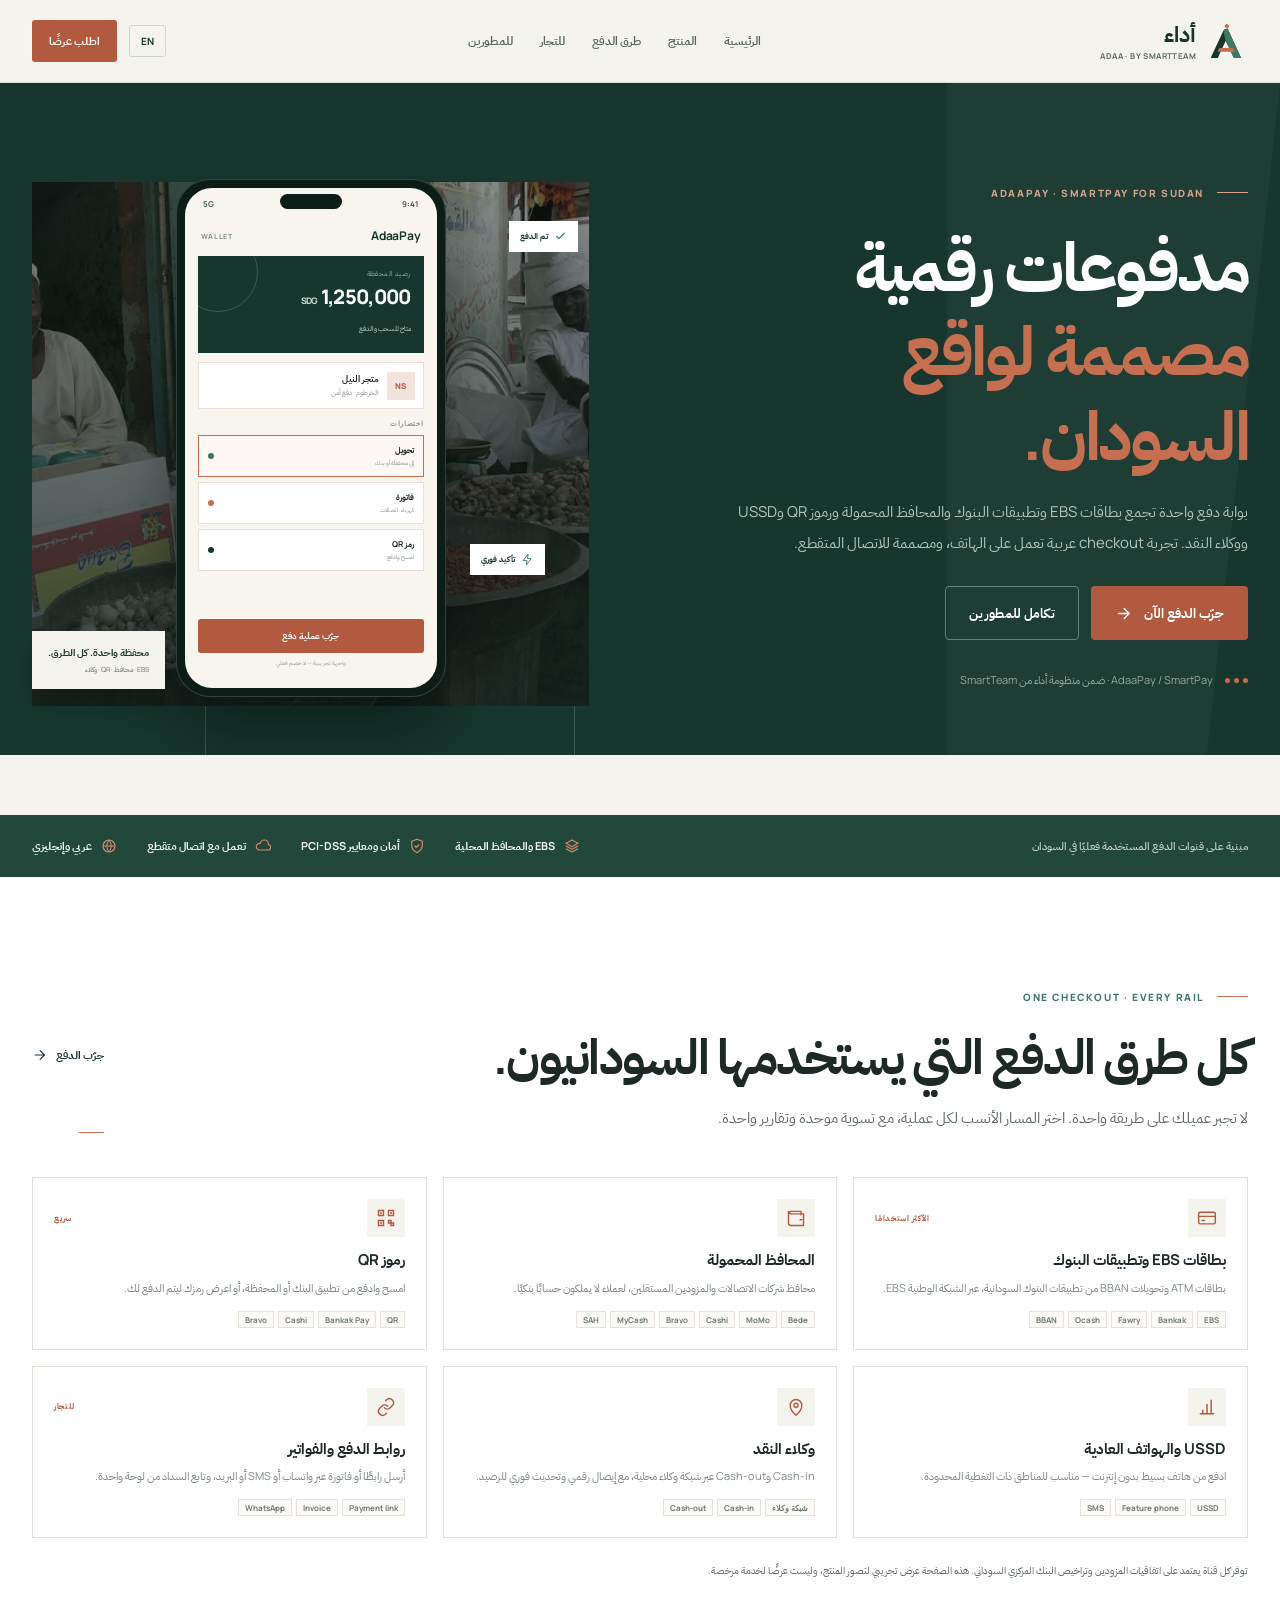
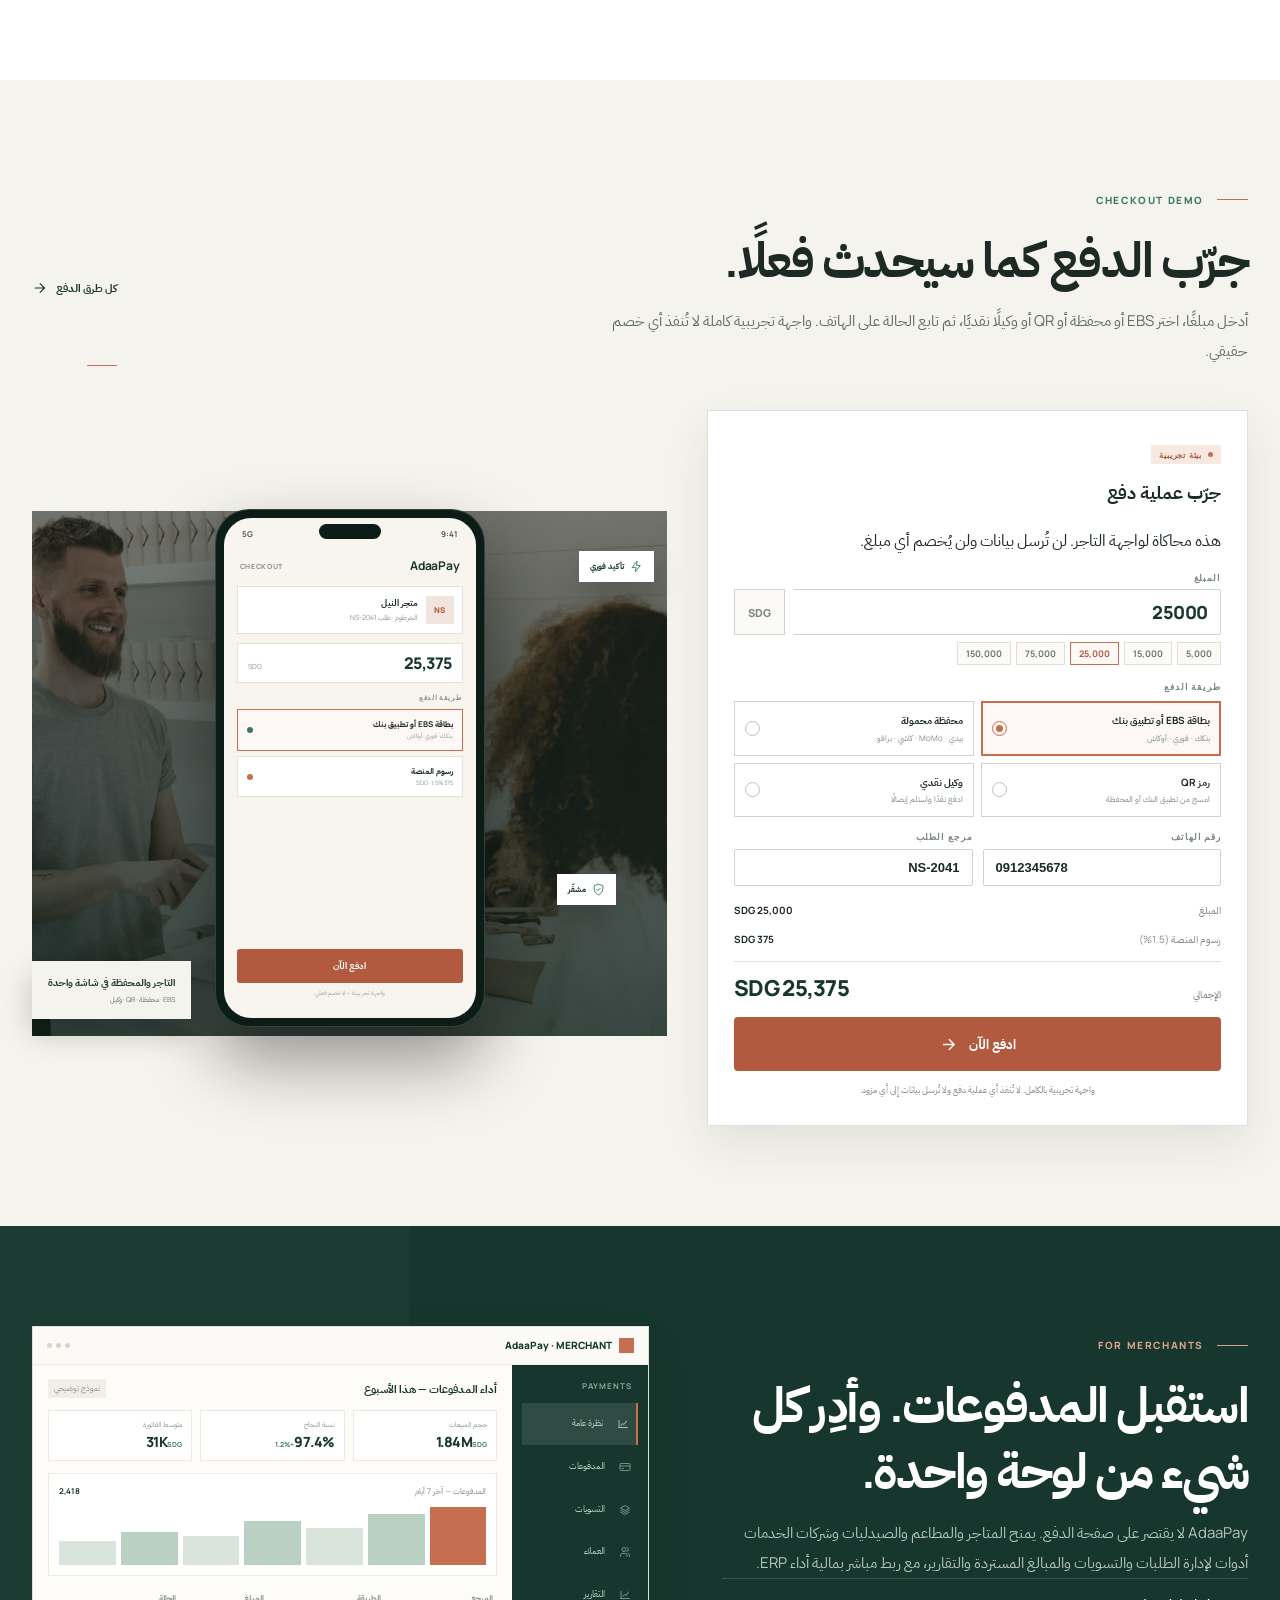
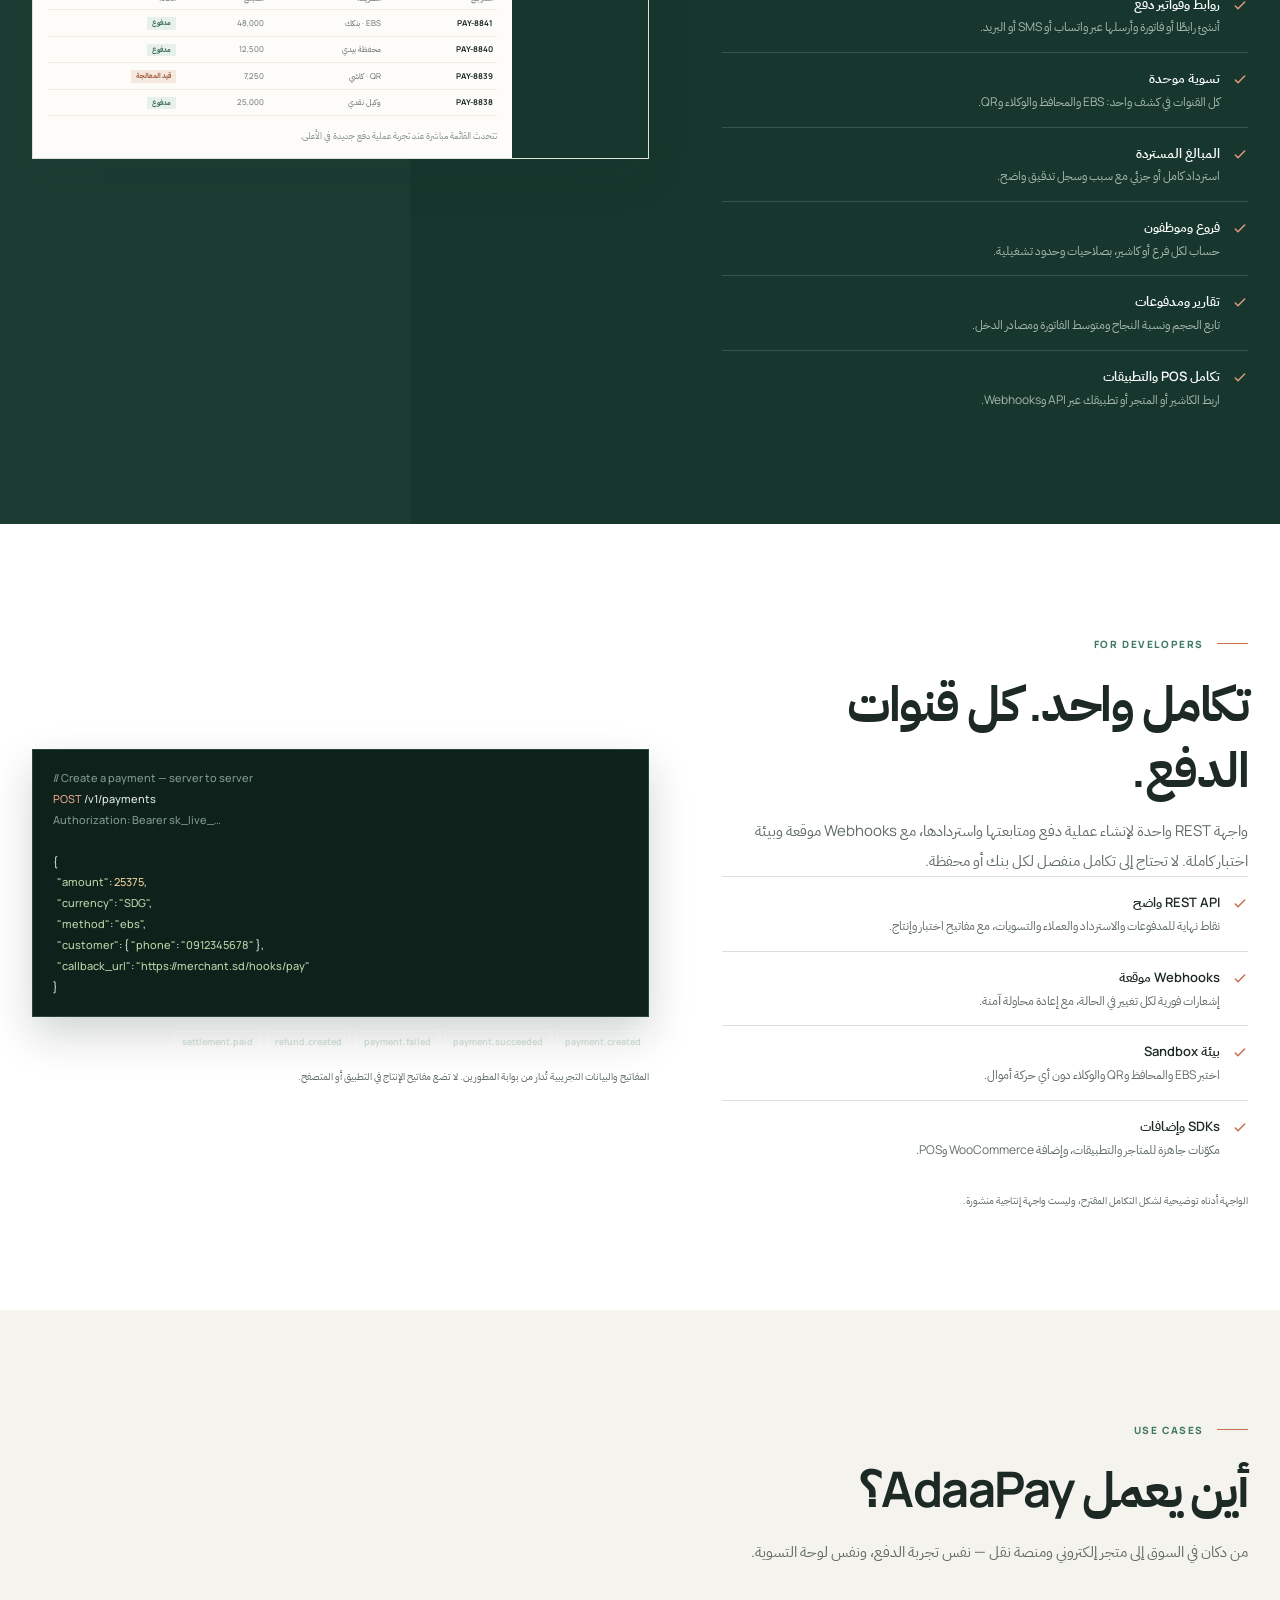
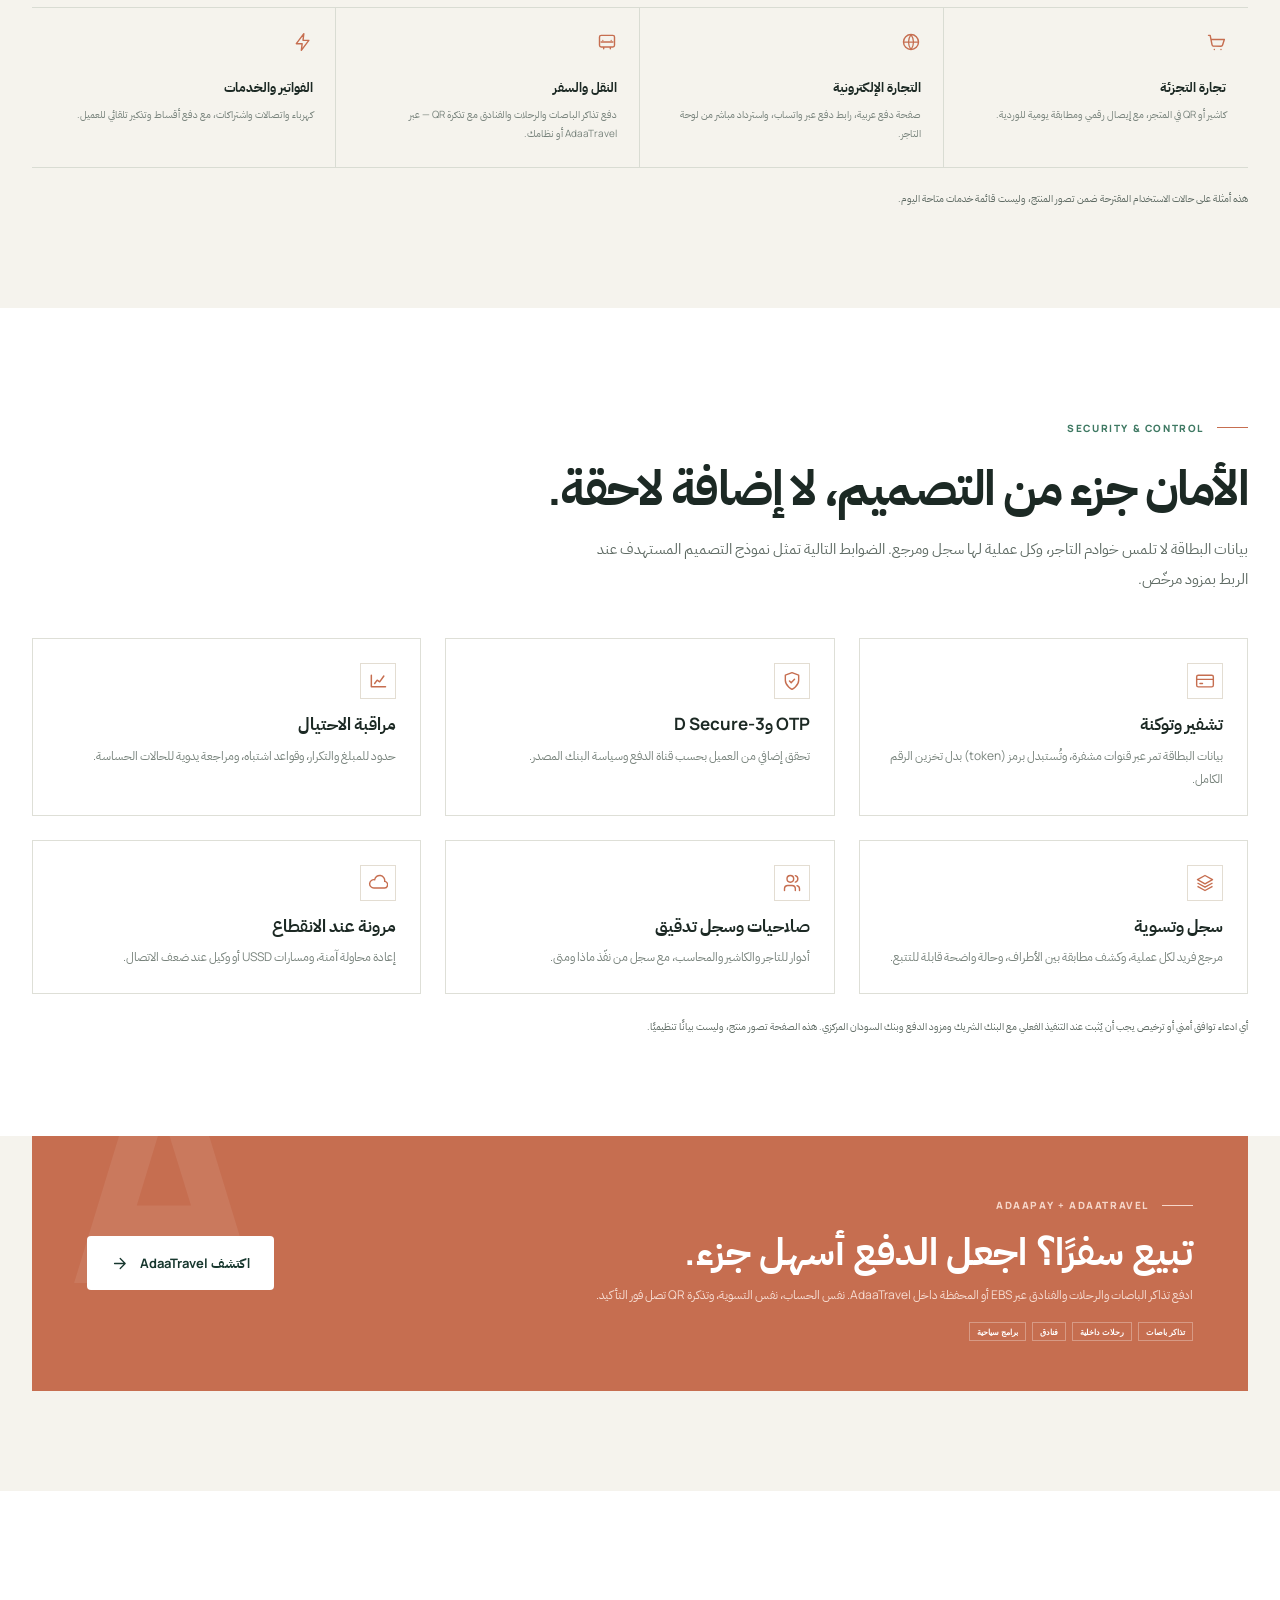
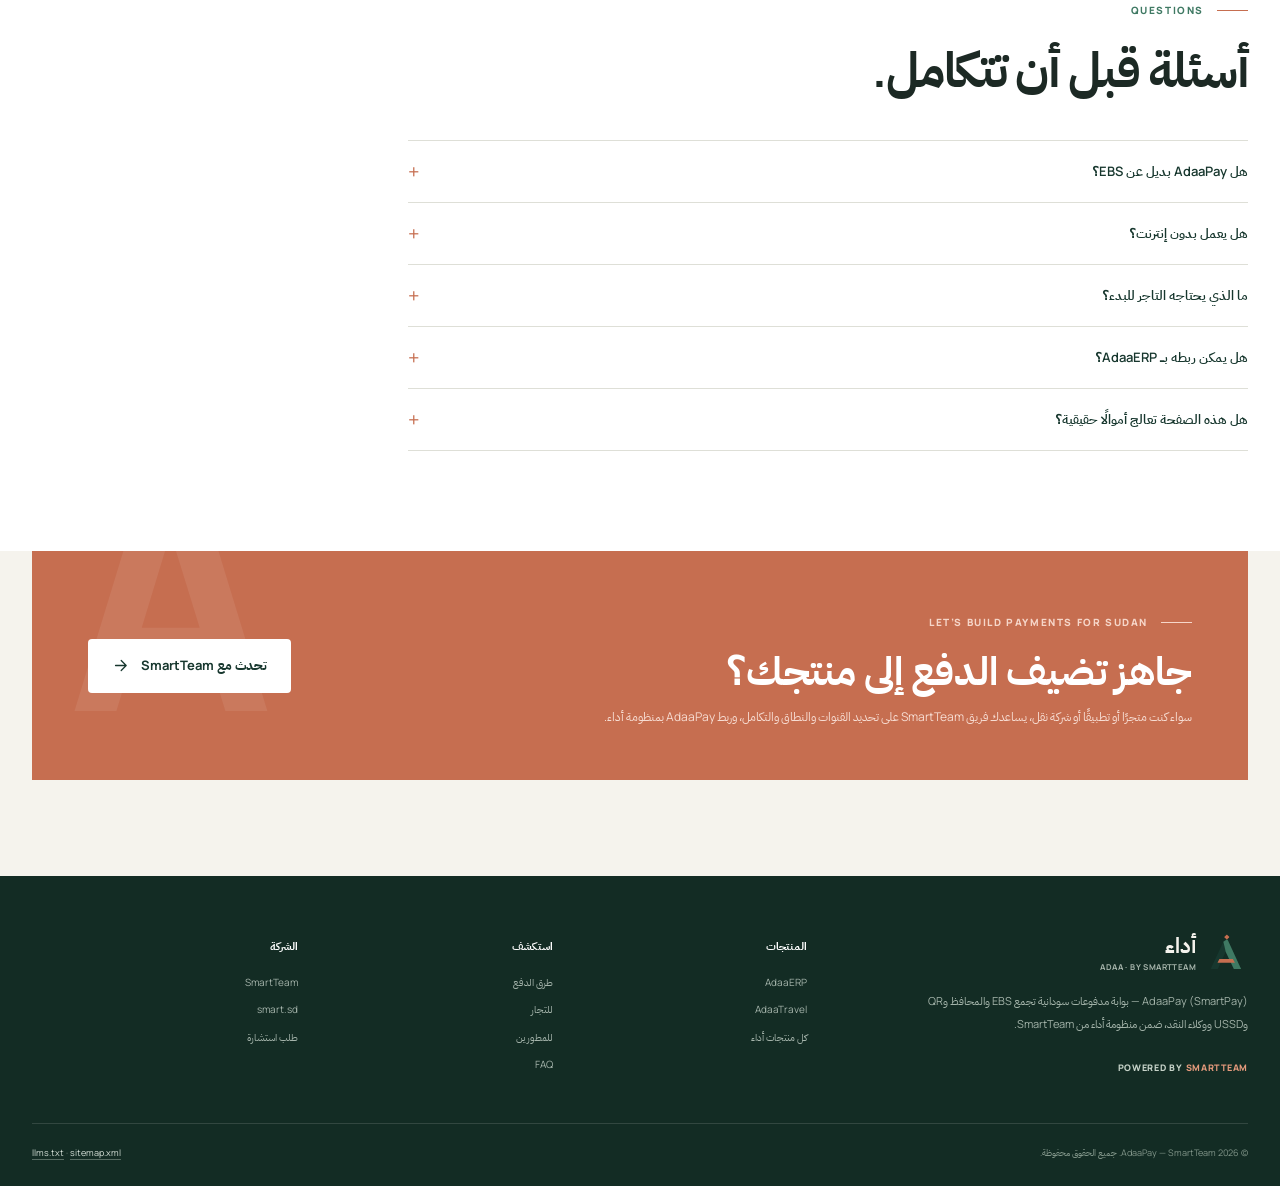
<file: pay/index.html>
<!DOCTYPE html>
<html lang="ar" dir="rtl">
<head>
  <meta charset="UTF-8" />
  <meta name="viewport" content="width=device-width, initial-scale=1.0" />
  <title>AdaaPay (SmartPay) | مدفوعات رقمية للسودان — EBS والمحافظ</title>
  <meta name="description" content="AdaaPay (SmartPay) من SmartTeam — بوابة دفع سودانية تجمع بطاقات EBS وتطبيقات البنوك والمحافظ المحمولة ورموز QR وUSSD ووكلاء النقد، مع أدوات للتجار وواجهات للمطورين." />
  <meta name="author" content="SmartTeam" />
  <meta name="robots" content="index, follow, max-snippet:-1, max-image-preview:large, max-video-preview:-1" />
  <link rel="canonical" href="https://adaa.sd/pay/" />
  <link rel="alternate" hreflang="x-default" href="https://adaa.sd/pay/" />
  <link rel="alternate" hreflang="ar" href="https://adaa.sd/pay/" />
  <link rel="alternate" hreflang="en" href="https://adaa.sd/pay/" />

  <meta property="og:type" content="website" />
  <meta property="og:site_name" content="أداء — Adaa" />
  <meta property="og:url" content="https://adaa.sd/pay/" />
  <meta property="og:title" content="AdaaPay (SmartPay) | مدفوعات رقمية مصممة لواقع السودان" />
  <meta property="og:description" content="بوابة دفع واحدة تجمع EBS وتطبيقات البنوك والمحافظ المحمولة وQR وUSSD ووكلاء النقد." />
  <meta property="og:image" content="https://adaa.sd/images/pay/og-pay.jpg" />
  <meta property="og:image:width" content="1200" />
  <meta property="og:image:height" content="630" />
  <meta property="og:locale" content="ar_AR" />
  <meta property="og:locale:alternate" content="en_US" />
  <meta name="twitter:card" content="summary_large_image" />
  <meta name="twitter:title" content="AdaaPay (SmartPay) | مدفوعات رقمية مصممة لواقع السودان" />
  <meta name="twitter:description" content="EBS، محافظ محمولة، QR، USSD ووكلاء نقد — في تجربة دفع واحدة." />
  <meta name="twitter:image" content="https://adaa.sd/images/pay/og-pay.jpg" />

  <link rel="icon" type="image/png" sizes="64x64" href="/favicon.png" />
  <link rel="icon" href="/favicon.ico" sizes="16x16 32x32 48x48 64x64" />
  <link rel="apple-touch-icon" sizes="180x180" href="/apple-touch-icon.png" />
  <link rel="manifest" href="/site.webmanifest" />
  <meta name="theme-color" content="#F5F3ED" media="(prefers-color-scheme: light)" />
  <meta name="theme-color" content="#17372E" media="(prefers-color-scheme: dark)" />
  <meta name="color-scheme" content="light" />

  <link rel="preload" href="/fonts/plex-arabic-400-arabic.woff2" as="font" type="font/woff2" crossorigin />
  <link rel="stylesheet" href="/assets/adaa.css" />

  <script type="application/ld+json">
  {
    "@context": "https://schema.org",
    "@graph": [
      {
        "@type": "WebPage",
        "@id": "https://adaa.sd/pay/#webpage",
        "url": "https://adaa.sd/pay/",
        "name": "AdaaPay (SmartPay) | مدفوعات رقمية للسودان",
        "description": "AdaaPay (SmartPay) — بوابة دفع سودانية تجمع EBS والمحافظ المحمولة وQR وUSSD ووكلاء النقد، ضمن منظومة أداء من SmartTeam.",
        "inLanguage": ["ar", "en"],
        "isPartOf": { "@id": "https://adaa.sd/#website" },
        "publisher": { "@id": "https://adaa.sd/#organization" }
      },
      {
        "@type": "BreadcrumbList",
        "@id": "https://adaa.sd/pay/#breadcrumb",
        "itemListElement": [
          { "@type": "ListItem", "position": 1, "name": "أداء", "item": "https://adaa.sd/" },
          { "@type": "ListItem", "position": 2, "name": "AdaaPay", "item": "https://adaa.sd/pay/" }
        ]
      },
      {
        "@type": "SoftwareApplication",
        "name": "AdaaPay",
        "alternateName": ["SmartPay", "أداء باي"],
        "applicationCategory": "FinanceApplication",
        "applicationSubCategory": "Payments and checkout",
        "operatingSystem": "Web, iOS, Android",
        "description": "بوابة دفع سودانية تجمع بطاقات EBS وتطبيقات البنوك والمحافظ المحمولة ورموز QR وUSSD ووكلاء النقد، مع أدوات للتجار وواجهات للمطورين.",
        "url": "https://adaa.sd/pay/",
        "publisher": { "@id": "https://adaa.sd/#organization" },
        "featureList": [
          "مدفوعات EBS وتطبيقات البنوك",
          "محافظ محمولة",
          "رموز QR",
          "USSD",
          "وكلاء نقد",
          "روابط دفع وفواتير",
          "لوحة تاجر وتسويات",
          "واجهات API وWebhooks"
        ]
      }
    ]
  }
  </script>
</head>
<body dir="rtl">
  <a class="skip" href="#main" data-i18n="skip">تخطَّ إلى المحتوى</a>
  <div class="top-sentinel" id="topSentinel" aria-hidden="true"></div>
  <div class="scroll-progress" id="scrollProgress" aria-hidden="true"></div>

  <svg aria-hidden="true" width="0" height="0" style="position:absolute;overflow:hidden">
    <symbol id="i-mark" viewBox="0 0 128 128"><path d="M14 116 53 33Q56 27 62 27h4l41 89H85L60 63 36 116Z" fill="#17372e"/><path d="M60 63 85 116h22L66 27h-4l-9 6Z" fill="#3f7963"/><path d="M41 85h41l6 12H35Z" fill="#c66e50"/><rect x="58" y="13" width="11" height="11" rx="1" transform="rotate(45 63.5 18.5)" fill="#c66e50"/></symbol>
    <symbol id="i-arrow" viewBox="0 0 24 24"><path d="M5 12h14M13 5l7 7-7 7" fill="none" stroke="currentColor" stroke-width="1.8" stroke-linecap="round" stroke-linejoin="round"/></symbol>
    <symbol id="i-check" viewBox="0 0 24 24"><path d="m5 12 4 4L19 6" fill="none" stroke="currentColor" stroke-width="2.2" stroke-linecap="round" stroke-linejoin="round"/></symbol>
    <symbol id="i-menu" viewBox="0 0 24 24"><path d="M4 7h16M4 12h16M4 17h16" fill="none" stroke="currentColor" stroke-width="1.8" stroke-linecap="round"/></symbol>
    <symbol id="i-card" viewBox="0 0 24 24"><rect x="2" y="5" width="20" height="14" rx="2" fill="none" stroke="currentColor" stroke-width="1.7"/><path d="M2 10h20M6 15h3" fill="none" stroke="currentColor" stroke-width="1.7" stroke-linecap="round"/></symbol>
    <symbol id="i-wallet" viewBox="0 0 24 24"><path d="M3 7a3 3 0 0 1 3-3h12v4M3 7v11a3 3 0 0 0 3 3h15V7H6a3 3 0 0 1-3-3Zm14 7h2" fill="none" stroke="currentColor" stroke-width="1.7" stroke-linecap="round" stroke-linejoin="round"/></symbol>
    <symbol id="i-qr" viewBox="0 0 24 24"><path d="M3 3h6v6H3V3Zm12 0h6v6h-6V3ZM3 15h6v6H3v-6Zm12 0h3v3h-3v-3Zm3 3h3v3h-3v-3Z" fill="none" stroke="currentColor" stroke-width="1.7"/><path d="M6 6h.01M18 6h.01M6 18h.01" stroke="currentColor" stroke-width="2.4" stroke-linecap="round"/></symbol>
    <symbol id="i-signal" viewBox="0 0 24 24"><path d="M4 20h16M7 20v-4m5 4V9m5 11V4" fill="none" stroke="currentColor" stroke-width="1.8" stroke-linecap="round"/></symbol>
    <symbol id="i-pin" viewBox="0 0 24 24"><path d="M12 22s7-6.1 7-12a7 7 0 1 0-14 0c0 5.9 7 12 7 12Z" fill="none" stroke="currentColor" stroke-width="1.7"/><circle cx="12" cy="10" r="2.5" fill="none" stroke="currentColor" stroke-width="1.7"/></symbol>
    <symbol id="i-link" viewBox="0 0 24 24"><path d="M10 13a5 5 0 0 0 7 0l3-3a5 5 0 0 0-7-7l-1.5 1.5M14 11a5 5 0 0 0-7 0l-3 3a5 5 0 0 0 7 7l1.5-1.5" fill="none" stroke="currentColor" stroke-width="1.7" stroke-linecap="round"/></symbol>
    <symbol id="i-shield" viewBox="0 0 24 24"><path d="M12 22s8-4 8-11V5l-8-3-8 3v6c0 7 8 11 8 11Z" fill="none" stroke="currentColor" stroke-width="1.7" stroke-linejoin="round"/><path d="m9 12 2 2 4-4" fill="none" stroke="currentColor" stroke-width="1.8" stroke-linecap="round"/></symbol>
    <symbol id="i-cloud" viewBox="0 0 24 24"><path d="M7 18a5 5 0 1 1 1-9.9A6 6 0 0 1 20 10a4 4 0 0 1-1 8H7Z" fill="none" stroke="currentColor" stroke-width="1.7" stroke-linecap="round" stroke-linejoin="round"/></symbol>
    <symbol id="i-globe" viewBox="0 0 24 24"><circle cx="12" cy="12" r="9" fill="none" stroke="currentColor" stroke-width="1.7"/><path d="M3 12h18M12 3a15 15 0 0 1 0 18M12 3a15 15 0 0 0 0 18" fill="none" stroke="currentColor" stroke-width="1.5"/></symbol>
    <symbol id="i-chart" viewBox="0 0 24 24"><path d="M4 19V5m0 14h17M8 15l3-4 3 2 5-7" fill="none" stroke="currentColor" stroke-width="1.8" stroke-linecap="round" stroke-linejoin="round"/></symbol>
    <symbol id="i-layers" viewBox="0 0 24 24"><path d="m12 3 9 5-9 5-9-5 9-5Zm-9 9 9 5 9-5M3 16l9 5 9-5" fill="none" stroke="currentColor" stroke-width="1.7" stroke-linejoin="round"/></symbol>
    <symbol id="i-cart" viewBox="0 0 24 24"><path d="M3 4h2l2.2 11.2A2 2 0 0 0 9.2 17H18a2 2 0 0 0 1.9-1.4L22 9H6M10 21h.01M18 21h.01" fill="none" stroke="currentColor" stroke-width="1.7" stroke-linecap="round" stroke-linejoin="round"/></symbol>
    <symbol id="i-bus" viewBox="0 0 24 24"><path d="M5 4h14a2 2 0 0 1 2 2v10a2 2 0 0 1-2 2H5a2 2 0 0 1-2-2V6a2 2 0 0 1 2-2Zm0 8h14M8 18v2m8-2v2M7 10h.01M17 10h.01" fill="none" stroke="currentColor" stroke-width="1.7" stroke-linecap="round" stroke-linejoin="round"/></symbol>
    <symbol id="i-book" viewBox="0 0 24 24"><path d="M4 5.5A2.5 2.5 0 0 1 6.5 3H20v17H6.5A2.5 2.5 0 0 0 4 22V5.5Zm0 0V19a3 3 0 0 1 3-3h13M8 7h8M8 11h6" fill="none" stroke="currentColor" stroke-width="1.7" stroke-linecap="round" stroke-linejoin="round"/></symbol>
    <symbol id="i-bolt" viewBox="0 0 24 24"><path d="M13 2 4 14h7l-1 8 9-12h-7l1-8Z" fill="none" stroke="currentColor" stroke-width="1.7" stroke-linejoin="round"/></symbol>
    <symbol id="i-truck" viewBox="0 0 24 24"><path d="M3 6h11v11H3zM14 10h4l3 3v4h-7z" fill="none" stroke="currentColor" stroke-width="1.7" stroke-linejoin="round"/><circle cx="7.5" cy="18" r="2" fill="none" stroke="currentColor" stroke-width="1.7"/><circle cx="17.5" cy="18" r="2" fill="none" stroke="currentColor" stroke-width="1.7"/></symbol>
    <symbol id="i-users" viewBox="0 0 24 24"><path d="M16 21v-2a4 4 0 0 0-4-4H7a4 4 0 0 0-4 4v2m7-10a4 4 0 1 0 0-8 4 4 0 0 0 0 8Zm11 10v-2a4 4 0 0 0-3-3.87M16 3.13a4 4 0 0 1 0 7.75" fill="none" stroke="currentColor" stroke-width="1.7" stroke-linecap="round"/></symbol>
    <symbol id="i-building" viewBox="0 0 24 24"><path d="M3 21h18M5 21V5l7-3 7 3v16M9 8h1m4 0h1M9 12h1m4 0h1M9 16h1m4 0h1" fill="none" stroke="currentColor" stroke-width="1.7" stroke-linecap="round" stroke-linejoin="round"/></symbol>
  </svg>

  <header class="site-header">
    <div class="container nav">
      <a class="brand" href="/">
        <span class="brand-mark"><svg><use href="#i-mark"/></svg></span>
        <span class="brand-name"><span data-i18n="brandWord">أداء</span><small data-i18n="brandBy">Adaa · by SmartTeam</small></span>
      </a>
      <nav class="nav-links" id="navLinks" aria-label="Main">
        <a href="/" data-i18n="navHome">الرئيسية</a>
        <a href="#demo" data-i18n="navProduct">المنتج</a>
        <a href="#methods" data-i18n="navMethods">طرق الدفع</a>
        <a href="#merchants" data-i18n="navMerchants">للتجار</a>
        <a href="#developers" data-i18n="navDevelopers">للمطورين</a>
      </nav>
      <div class="nav-actions">
        <button class="lang-btn" id="langToggle" type="button" aria-label="EN — switch to English">EN</button>
        <a class="btn btn-primary nav-cta" href="#contact" data-i18n="navCta">اطلب عرضًا</a>
        <button class="menu-btn" id="menuBtn" type="button" aria-label="فتح القائمة"><svg class="icon"><use href="#i-menu"/></svg></button>
      </div>
    </div>
  </header>

  <main id="main">
    <section class="hero-sub hero-pay" id="top">
      <div class="container hero-sub-grid">
        <div class="hero-copy">
          <span class="eyebrow" data-i18n="heroEyebrow">ADAAPAY · SMARTPAY FOR SUDAN</span>
          <h1 data-i18n="heroTitle">مدفوعات رقمية<br><span>مصممة لواقع السودان.</span></h1>
          <p data-i18n="heroText">بوابة دفع واحدة تجمع بطاقات EBS وتطبيقات البنوك والمحافظ المحمولة ورموز QR وUSSD ووكلاء النقد. تجربة checkout عربية تعمل على الهاتف، ومصممة للاتصال المتقطع.</p>
          <div class="hero-buttons">
            <a class="btn btn-primary" href="#demo"><span data-i18n="heroPrimary">جرّب الدفع الآن</span><svg class="icon"><use href="#i-arrow"/></svg></a>
            <a class="btn btn-ghost" href="#developers" data-i18n="heroSecondary">تكامل للمطورين</a>
          </div>
          <div class="hero-note"><span class="dots"><i></i><i></i><i></i></span><span data-i18n="heroNote">AdaaPay / SmartPay · ضمن منظومة أداء من SmartTeam</span></div>
        </div>
        <div class="hero-media">
          <div class="phone-stage">
            <div class="phone-photo"><img src="/images/pay/hero-600.webp" srcset="/images/pay/hero-600.webp 600w, /images/pay/hero-1000.webp 1000w" sizes="(max-width: 900px) 92vw, 46vw" width="1000" height="750" alt="بائعون في سوق سوداني" decoding="async"></div>
            <span class="float-chip one"><svg><use href="#i-check"/></svg><span data-i18n="floatPaid">تم الدفع</span></span>
            <span class="float-chip two"><svg><use href="#i-bolt"/></svg><span data-i18n="floatInstant">تأكيد فوري</span></span>
            <div class="phone" aria-label="واجهة محفظة AdaaPay التجريبية">
              <div class="phone-screen">
                <div class="phone-status"><span>9:41</span><span class="cam"></span><span>5G</span></div>
                <div class="phone-head"><b>AdaaPay</b><span>WALLET</span></div>
                <div class="phone-body">
                  <div class="phone-balance"><small data-i18n="heroBalanceLabel">رصيد المحفظة</small><b>1,250,000 <span style="font-size:9px;font-family:Manrope">SDG</span></b><span data-i18n="heroBalanceSub">متاح للسحب والدفع</span></div>
                  <div class="phone-merchant"><i>NS</i><div><b data-i18n="heroMerchant">متجر النيل</b><small data-i18n="heroMerchantSub">الخرطوم · دفع آمن</small></div></div>
                  <p class="phone-label" data-i18n="heroQuick">اختصارات</p>
                  <div class="phone-method on"><span><b data-i18n="heroQuick1">تحويل</b><small data-i18n="heroQuick1Sub">إلى محفظة أو بنك</small></span><span class="dot"></span></div>
                  <div class="phone-method"><span><b data-i18n="heroQuick2">فاتورة</b><small data-i18n="heroQuick2Sub">كهرباء · اتصالات</small></span><span class="dot" style="background:#c66e50"></span></div>
                  <div class="phone-method"><span><b data-i18n="heroQuick3">رمز QR</b><small data-i18n="heroQuick3Sub">امسح وادفع</small></span><span class="dot" style="background:#17372e"></span></div>
                  <button class="btn btn-primary" type="button" onclick="document.getElementById('demo').scrollIntoView({behavior:'smooth'})" data-i18n="heroPhoneCta">جرّب عملية دفع</button>
                  <p class="phone-note" data-i18n="phoneDemoNote">واجهة تجريبية</p>
                </div>
              </div>
            </div>
            <div class="phone-caption"><span data-i18n="heroCaption">محفظة واحدة. كل الطرق.</span><small data-i18n="heroCaptionSub">EBS · محافظ · QR · وكلاء</small></div>
          </div>
        </div>
      </div>
    </section>

    <section class="trust-strip" style="background:#21483b" aria-label="مزايا AdaaPay">
      <div class="container trust-inner">
        <div class="trust-caption" data-i18n="trustCaption">مبنية على قنوات الدفع المستخدمة فعليًا في السودان</div>
        <div class="trust-points">
          <span><svg><use href="#i-layers"/></svg><b data-i18n="trust1">EBS والمحافظ المحلية</b></span>
          <span><svg><use href="#i-shield"/></svg><b data-i18n="trust2">أمان ومعايير PCI-DSS</b></span>
          <span><svg><use href="#i-cloud"/></svg><b data-i18n="trust3">تعمل مع اتصال متقطع</b></span>
          <span><svg><use href="#i-globe"/></svg><b data-i18n="trust4">عربي وإنجليزي</b></span>
        </div>
      </div>
    </section>

    <section class="section alt" id="methods">
      <div class="container">
        <div class="section-head">
          <div>
            <span class="eyebrow" data-i18n="methodsEyebrow">ONE CHECKOUT · EVERY RAIL</span>
            <h2 class="section-title" data-i18n="methodsTitle">كل طرق الدفع التي يستخدمها السودانيون.</h2>
            <p class="section-subtitle" data-i18n="methodsText">لا تجبر عميلك على طريقة واحدة. اختر المسار الأنسب لكل عملية، مع تسوية موحدة وتقارير واحدة.</p>
          </div>
          <a class="text-link" href="#demo"><span data-i18n="methodsLink">جرّب الدفع</span><svg><use href="#i-arrow"/></svg></a>
        </div>
        <div class="method-grid">
          <article class="method reveal"><div class="method-top"><span class="method-icon"><svg><use href="#i-card"/></svg></span><span class="card-tag" data-i18n="methodPopular">الأكثر استخدامًا</span></div><h3 data-i18n="method1Title">بطاقات EBS وتطبيقات البنوك</h3><p data-i18n="method1Text">بطاقات ATM وتحويلات BBAN من تطبيقات البنوك السودانية، عبر الشبكة الوطنية EBS.</p><div class="chips"><span>EBS</span><span>Bankak</span><span>Fawry</span><span>Ocash</span><span>BBAN</span></div></article>
          <article class="method reveal"><div class="method-top"><span class="method-icon"><svg><use href="#i-wallet"/></svg></span></div><h3 data-i18n="method2Title">المحافظ المحمولة</h3><p data-i18n="method2Text">محافظ شركات الاتصالات والمزودين المستقلين، لعملاء لا يملكون حسابًا بنكيًا.</p><div class="chips"><span>Bede</span><span>MoMo</span><span>Cashi</span><span>Bravo</span><span>MyCash</span><span>SAH</span></div></article>
          <article class="method reveal"><div class="method-top"><span class="method-icon"><svg><use href="#i-qr"/></svg></span><span class="card-tag" data-i18n="methodFast">سريع</span></div><h3 data-i18n="method3Title">رموز QR</h3><p data-i18n="method3Text">امسح وادفع من تطبيق البنك أو المحفظة، أو اعرض رمزك ليتم الدفع لك.</p><div class="chips"><span>QR</span><span>Bankak Pay</span><span>Cashi</span><span>Bravo</span></div></article>
          <article class="method reveal"><div class="method-top"><span class="method-icon"><svg><use href="#i-signal"/></svg></span></div><h3 data-i18n="method4Title">USSD والهواتف العادية</h3><p data-i18n="method4Text">ادفع من هاتف بسيط بدون إنترنت — مناسب للمناطق ذات التغطية المحدودة.</p><div class="chips"><span>USSD</span><span>Feature phone</span><span>SMS</span></div></article>
          <article class="method reveal"><div class="method-top"><span class="method-icon"><svg><use href="#i-pin"/></svg></span></div><h3 data-i18n="method5Title">وكلاء النقد</h3><p data-i18n="method5Text">Cash-in وCash-out عبر شبكة وكلاء محلية، مع إيصال رقمي وتحديث فوري للرصيد.</p><div class="chips"><span data-i18n="chipAgents">شبكة وكلاء</span><span>Cash-in</span><span>Cash-out</span></div></article>
          <article class="method reveal"><div class="method-top"><span class="method-icon"><svg><use href="#i-link"/></svg></span><span class="card-tag" data-i18n="methodNew">للتجار</span></div><h3 data-i18n="method6Title">روابط الدفع والفواتير</h3><p data-i18n="method6Text">أرسل رابطًا أو فاتورة عبر واتساب أو SMS أو البريد، وتابع السداد من لوحة واحدة.</p><div class="chips"><span>Payment link</span><span>Invoice</span><span>WhatsApp</span></div></article>
        </div>
        <p class="section-subtitle" style="font-size:10px;margin-top:22px;max-width:900px" data-i18n="methodsNote">توفر كل قناة يعتمد على اتفاقيات المزودين وتراخيص البنك المركزي السوداني. هذه الصفحة عرض تجريبي لتصور المنتج، وليست عرضًا لخدمة مرخصة.</p>
      </div>
    </section>

    <section class="section" id="demo">
      <div class="container">
        <div class="section-head">
          <div>
            <span class="eyebrow" data-i18n="demoEyebrow">CHECKOUT DEMO</span>
            <h2 class="section-title" data-i18n="demoTitle">جرّب الدفع كما سيحدث فعلًا.</h2>
            <p class="section-subtitle" data-i18n="demoText">أدخل مبلغًا، اختر EBS أو محفظة أو QR أو وكيلًا نقديًا، ثم تابع الحالة على الهاتف. واجهة تجريبية كاملة لا تُنفذ أي خصم حقيقي.</p>
          </div>
          <a class="text-link" href="#methods"><span data-i18n="demoLink">كل طرق الدفع</span><svg><use href="#i-arrow"/></svg></a>
        </div>

        <div class="checkout">
          <form class="checkout-panel" id="payForm" novalidate>
            <div class="checkout-step" id="payStepForm">
              <span class="demo-badge" data-i18n="demoBadge">بيئة تجريبية</span>
              <h3 data-i18n="payPanelTitle">جرّب عملية دفع</h3>
              <p data-i18n="payPanelSub">هذه محاكاة لواجهة التاجر. لن تُرسل بيانات ولن يُخصم أي مبلغ.</p>

              <label class="field-label" for="payAmount" data-i18n="amountLabel">المبلغ</label>
              <div class="amount-row">
                <input id="payAmount" type="number" inputmode="numeric" min="1000" step="500" value="25000" aria-describedby="payAmountHint" />
                <span class="amount-currency">SDG</span>
              </div>
              <div class="presets" role="group" aria-label="مبالغ سريعة">
                <button class="preset" type="button" data-amount="5000">5,000</button>
                <button class="preset" type="button" data-amount="15000">15,000</button>
                <button class="preset on" type="button" data-amount="25000">25,000</button>
                <button class="preset" type="button" data-amount="75000">75,000</button>
                <button class="preset" type="button" data-amount="150000">150,000</button>
              </div>

              <p class="field-label" data-i18n="payMethodLabel">طريقة الدفع</p>
              <div class="pay-grid" role="group" aria-label="طريقة الدفع">
                <button class="pay-option selected" type="button" data-method="ebs"><span><b data-i18n="methodEbs">بطاقة EBS أو تطبيق بنك</b><small data-i18n="methodEbsSub">بنكك · فوري · أوكاش</small></span><span class="radio"></span></button>
                <button class="pay-option" type="button" data-method="wallet"><span><b data-i18n="methodWallet">محفظة محمولة</b><small data-i18n="methodWalletSub">بيدي · MoMo · كاشي · برافو</small></span><span class="radio"></span></button>
                <button class="pay-option" type="button" data-method="qr"><span><b data-i18n="methodQr">رمز QR</b><small data-i18n="methodQrSub">امسح من تطبيق البنك أو المحفظة</small></span><span class="radio"></span></button>
                <button class="pay-option" type="button" data-method="agent"><span><b data-i18n="methodAgent">وكيل نقدي</b><small data-i18n="methodAgentSub">ادفع نقدًا واستلم إيصالًا</small></span><span class="radio"></span></button>
              </div>

              <div class="checkout-fields">
                <div class="modal-field">
                  <label for="payPhone" data-i18n="fieldPhone">رقم الهاتف</label>
                  <input id="payPhone" type="tel" inputmode="tel" autocomplete="tel" placeholder="09XXXXXXXX" value="0912345678" />
                </div>
                <div class="modal-field">
                  <label for="payOrder" data-i18n="fieldOrder">مرجع الطلب</label>
                  <input id="payOrder" type="text" autocomplete="off" value="NS-2041" />
                </div>
              </div>

              <div class="checkout-line"><span data-i18n="amountLabel">المبلغ</span><b id="feeBase">25,000 SDG</b></div>
              <div class="checkout-line"><span data-i18n="feeLabel">رسوم المنصة (1.5%)</span><b id="feeValue">375 SDG</b></div>
              <div class="checkout-total"><span data-i18n="totalLabel">الإجمالي</span><b id="payTotal">25,375 SDG</b></div>
              <button class="btn btn-primary" id="payBtn" type="submit"><span data-i18n="payButton">ادفع الآن</span><svg class="icon"><use href="#i-arrow"/></svg></button>
              <p class="modal-legal" data-i18n="demoLegal">واجهة تجريبية بالكامل. لا تُنفذ أي عملية دفع ولا تُرسل بيانات إلى أي مزود.</p>
            </div>

            <div class="checkout-step pay-success-panel" id="payStepProcessing" hidden>
              <div class="spinner" aria-hidden="true"></div>
              <h3 data-i18n="processingTitle">جارٍ معالجة الدفع…</h3>
              <p class="modal-sub" data-i18n="processingSub">نتحقق من العملية مع المزود. لا تغلق الصفحة.</p>
            </div>

            <div class="checkout-step pay-success-panel" id="payStepSuccess" hidden>
              <div class="success-mark"><svg><use href="#i-check"/></svg></div>
              <h3 data-i18n="successTitle">تم استلام الدفع</h3>
              <p class="modal-sub" data-i18n="successSub">إيصال تجريبي. في الإنتاج يصلك تأكيد فوري ورسالة SMS، ويُسوّى المبلغ مع التاجر.</p>
              <div class="receipt">
                <div class="receipt-line"><span data-i18n="receiptRef">مرجع العملية</span><b id="payReceiptRef">—</b></div>
                <div class="receipt-line"><span data-i18n="receiptAmount">المبلغ</span><b id="payReceiptAmount">—</b></div>
                <div class="receipt-line"><span data-i18n="receiptMethod">طريقة الدفع</span><b id="payReceiptMethod">—</b></div>
                <div class="receipt-line"><span data-i18n="receiptPhone">الهاتف</span><b id="payReceiptPhone">—</b></div>
              </div>
              <button class="btn btn-dark" id="newPayment" type="button" data-i18n="newPayment">عملية جديدة</button>
            </div>
          </form>

          <div class="phone-stage">
            <div class="phone-photo">
              <img src="/images/pay/merchant-500.webp" srcset="/images/pay/merchant-500.webp 500w, /images/pay/merchant-900.webp 900w" sizes="(max-width: 900px) 92vw, 46vw" width="900" height="600" alt="عميل يدفع في متجر" loading="lazy" decoding="async" />
            </div>
            <span class="float-chip one"><svg><use href="#i-bolt"/></svg><span data-i18n="floatInstant">تأكيد فوري</span></span>
            <span class="float-chip two"><svg><use href="#i-shield"/></svg><span data-i18n="floatSecure">مشفّر</span></span>

            <div class="phone" aria-label="محاكاة محفظة AdaaPay">
              <div class="phone-screen">
                <div class="phone-status"><span>9:41</span><span class="cam"></span><span>5G</span></div>
                <div class="phone-head"><b>AdaaPay</b><span>CHECKOUT</span></div>

                <div class="phone-body" id="phonePayStep">
                  <div class="phone-merchant"><i>NS</i><div><b data-i18n="heroMerchant">متجر النيل</b><small data-i18n="phoneMerchantSub">الخرطوم · طلب NS-2041</small></div></div>
                  <div class="phone-amount"><b id="phoneAmount">25,375</b><span>SDG</span></div>
                  <p class="phone-label" data-i18n="payMethodLabel">طريقة الدفع</p>
                  <div class="phone-method on"><span><b id="phoneMethodName">بطاقة EBS أو تطبيق بنك</b><small id="phoneMethodSub">بنكك · فوري · أوكاش</small></span><span class="dot"></span></div>
                  <div class="phone-method"><span><b data-i18n="phoneFeeLine">رسوم المنصة</b><small id="phoneFeeValue">375 SDG · 1.5%</small></span><span class="dot" style="background:#c66e50"></span></div>
                  <button class="btn btn-primary" id="phonePayBtn" type="button" data-i18n="phonePayCta">ادفع الآن</button>
                  <p class="phone-note" data-i18n="phoneDemoNote">واجهة تجريبية — لا خصم فعلي</p>
                </div>

                <div class="phone-body phone-processing" id="phoneProcessing" hidden>
                  <div class="spinner" aria-hidden="true"></div>
                  <h4 data-i18n="phoneProcessingTitle">جارٍ التأكيد</h4>
                  <p data-i18n="phoneProcessingText">نتحقق من العملية عبر قناة الدفع المختارة…</p>
                </div>

                <div class="phone-body phone-success" id="phoneSuccess" hidden>
                  <div class="success-mark"><svg><use href="#i-check"/></svg></div>
                  <h4 data-i18n="phoneSuccessTitle">تم الدفع</h4>
                  <p data-i18n="phoneSuccessText">محاكاة ناجحة — لا حركة أموال.</p>
                  <div class="receipt phone-receipt">
                    <div class="receipt-line"><span data-i18n="receiptRef">مرجع العملية</span><b id="phoneReceiptRef">—</b></div>
                    <div class="receipt-line"><span data-i18n="receiptAmount">المبلغ</span><b id="phoneReceiptAmount">—</b></div>
                    <div class="receipt-line"><span data-i18n="receiptMethod">طريقة الدفع</span><b id="phoneReceiptMethod">—</b></div>
                  </div>
                  <div class="qr" aria-hidden="true"></div>
                </div>
              </div>
            </div>
            <div class="phone-caption"><span data-i18n="demoCaption">التاجر والمحفظة في شاشة واحدة</span><small data-i18n="demoCaptionSub">EBS · محفظة · QR · وكيل</small></div>
          </div>
        </div>
      </div>
    </section>

    <section class="section deep" id="merchants">
      <div class="container integration" style="align-items:start">
        <div>
          <span class="eyebrow" data-i18n="merchEyebrow">FOR MERCHANTS</span>
          <h2 class="section-title" data-i18n="merchTitle">استقبل المدفوعات. وأدِر كل شيء من لوحة واحدة.</h2>
          <p class="section-subtitle" data-i18n="merchText">AdaaPay لا يقتصر على صفحة الدفع. يمنح المتاجر والمطاعم والصيدليات وشركات الخدمات أدوات لإدارة الطلبات والتسويات والمبالغ المستردة والتقارير، مع ربط مباشر بمالية أداء ERP.</p>
          <ul class="checks">
            <li><svg><use href="#i-check"/></svg><div><strong data-i18n="mf1Title">روابط وفواتير دفع</strong><span data-i18n="mf1Text">أنشئ رابطًا أو فاتورة وأرسلها عبر واتساب أو SMS أو البريد.</span></div></li>
            <li><svg><use href="#i-check"/></svg><div><strong data-i18n="mf2Title">تسوية موحدة</strong><span data-i18n="mf2Text">كل القنوات في كشف واحد: EBS والمحافظ والوكلاء وQR.</span></div></li>
            <li><svg><use href="#i-check"/></svg><div><strong data-i18n="mf3Title">المبالغ المستردة</strong><span data-i18n="mf3Text">استرداد كامل أو جزئي مع سبب وسجل تدقيق واضح.</span></div></li>
            <li><svg><use href="#i-check"/></svg><div><strong data-i18n="mf4Title">فروع وموظفون</strong><span data-i18n="mf4Text">حساب لكل فرع أو كاشير، بصلاحيات وحدود تشغيلية.</span></div></li>
            <li><svg><use href="#i-check"/></svg><div><strong data-i18n="mf5Title">تقارير ومدفوعات</strong><span data-i18n="mf5Text">تابع الحجم ونسبة النجاح ومتوسط الفاتورة ومصادر الدخل.</span></div></li>
            <li><svg><use href="#i-check"/></svg><div><strong data-i18n="mf6Title">تكامل POS والتطبيقات</strong><span data-i18n="mf6Text">اربط الكاشير أو المتجر أو تطبيقك عبر API وWebhooks.</span></div></li>
          </ul>
        </div>

        <div class="dash reveal" aria-label="لوحة تاجر AdaaPay التجريبية">
          <div class="dash-bar"><div class="dash-brand"><i></i>AdaaPay · MERCHANT</div><div class="dash-dots"><i></i><i></i><i></i></div></div>
          <div class="dash-body">
            <div class="dash-side">
              <b>PAYMENTS</b>
              <span class="on"><svg><use href="#i-chart"/></svg><span data-i18n="dashPayNavOverview">نظرة عامة</span></span>
              <span><svg><use href="#i-card"/></svg><span data-i18n="dashPayNavPayments">المدفوعات</span></span>
              <span><svg><use href="#i-layers"/></svg><span data-i18n="dashPayNavSettlements">التسويات</span></span>
              <span><svg><use href="#i-users"/></svg><span data-i18n="dashPayNavCustomers">العملاء</span></span>
              <span><svg><use href="#i-chart"/></svg><span data-i18n="dashPayNavReports">التقارير</span></span>
            </div>
            <div class="dash-main">
              <div class="dash-title"><b data-i18n="dashPayTitle">أداء المدفوعات — هذا الأسبوع</b><small data-i18n="dashPayLive">نموذج توضيحي</small></div>
              <div class="kpis">
                <div class="kpi"><span data-i18n="kpiVolume">حجم المبيعات</span><b>1.84M</b><small>SDG</small></div>
                <div class="kpi"><span data-i18n="kpiSuccess">نسبة النجاح</span><b>97.4%</b><small>+1.2%</small></div>
                <div class="kpi"><span data-i18n="kpiTicket">متوسط الفاتورة</span><b>31K</b><small>SDG</small></div>
              </div>
              <div class="chart"><div class="chart-top"><span data-i18n="dashPayChart">المدفوعات — آخر 7 أيام</span><b>2,418</b></div><div class="bars"><i style="height:42%"></i><i style="height:58%"></i><i style="height:51%"></i><i style="height:76%"></i><i style="height:64%"></i><i style="height:88%"></i><i class="hot" style="height:100%"></i></div></div>
              <table class="table tx-table">
                <thead><tr><th data-i18n="dashPayColRef">المرجع</th><th data-i18n="dashPayColMethod">الطريقة</th><th data-i18n="dashPayColAmount">المبلغ</th><th data-i18n="dashPayColStatus">الحالة</th></tr></thead>
                <tbody id="txBody">
                  <tr><td><b>PAY-8841</b></td><td data-i18n="txMethodEbs">EBS · بنكك</td><td>48,000</td><td><span class="status" data-i18n="statusPaid">مدفوع</span></td></tr>
                  <tr><td><b>PAY-8840</b></td><td data-i18n="txMethodBede">محفظة بيدي</td><td>12,500</td><td><span class="status" data-i18n="statusPaid">مدفوع</span></td></tr>
                  <tr><td><b>PAY-8839</b></td><td data-i18n="txMethodQr">QR · كاشي</td><td>7,250</td><td><span class="status wait" data-i18n="statusPending">قيد المعالجة</span></td></tr>
                  <tr><td><b>PAY-8838</b></td><td data-i18n="txMethodAgent">وكيل نقدي</td><td>25,000</td><td><span class="status" data-i18n="statusPaid">مدفوع</span></td></tr>
                </tbody>
              </table>
              <p class="summary-note" style="color:#8b968e" data-i18n="dashPayNote">تتحدث القائمة مباشرة عند تجربة عملية دفع جديدة في الأعلى.</p>
            </div>
          </div>
        </div>
      </div>
    </section>

    <section class="section alt" id="developers">
      <div class="container integration">
        <div>
          <span class="eyebrow" data-i18n="devEyebrow">FOR DEVELOPERS</span>
          <h2 class="section-title" data-i18n="devTitle">تكامل واحد. كل قنوات الدفع.</h2>
          <p class="section-subtitle" data-i18n="devText">واجهة REST واحدة لإنشاء عملية دفع ومتابعتها واستردادها، مع Webhooks موقعة وبيئة اختبار كاملة. لا تحتاج إلى تكامل منفصل لكل بنك أو محفظة.</p>
          <ul class="checks">
            <li><svg><use href="#i-check"/></svg><div><strong data-i18n="df1Title">REST API واضح</strong><span data-i18n="df1Text">نقاط نهاية للمدفوعات والاسترداد والعملاء والتسويات، مع مفاتيح اختبار وإنتاج.</span></div></li>
            <li><svg><use href="#i-check"/></svg><div><strong data-i18n="df2Title">Webhooks موقعة</strong><span data-i18n="df2Text">إشعارات فورية لكل تغيير في الحالة، مع إعادة محاولة آمنة.</span></div></li>
            <li><svg><use href="#i-check"/></svg><div><strong data-i18n="df3Title">بيئة Sandbox</strong><span data-i18n="df3Text">اختبر EBS والمحافظ وQR والوكلاء دون أي حركة أموال.</span></div></li>
            <li><svg><use href="#i-check"/></svg><div><strong data-i18n="df4Title">SDKs وإضافات</strong><span data-i18n="df4Text">مكوّنات جاهزة للمتاجر والتطبيقات، وإضافة WooCommerce وPOS.</span></div></li>
          </ul>
          <p class="section-subtitle" style="font-size:10px;margin-top:16px" data-i18n="devNote">الواجهة أدناه توضيحية لشكل التكامل المقترح، وليست واجهة إنتاجية منشورة.</p>
        </div>
        <div>
          <div class="codeblock"><span class="c">// Create a payment — server to server</span>
<span class="k">POST</span> /v1/payments
<span class="c">Authorization: Bearer sk_live_…</span>

{
  <span class="s">"amount"</span>: <span class="n">25375</span>,
  <span class="s">"currency"</span>: <span class="s">"SDG"</span>,
  <span class="s">"method"</span>: <span class="s">"ebs"</span>,
  <span class="s">"customer"</span>: { <span class="s">"phone"</span>: <span class="s">"0912345678"</span> },
  <span class="s">"callback_url"</span>: <span class="s">"https://merchant.sd/hooks/pay"</span>
}</div>
          <div class="events"><span>payment.created</span><span>payment.succeeded</span><span>payment.failed</span><span>refund.created</span><span>settlement.paid</span></div>
          <p class="section-subtitle" style="font-size:10px;margin-top:14px" data-i18n="devKeys">المفاتيح والبيانات التجريبية تُدار من بوابة المطورين. لا تضع مفاتيح الإنتاج في التطبيق أو المتصفح.</p>
        </div>
      </div>
    </section>

    <section class="section">
      <div class="container">
        <span class="eyebrow" data-i18n="useEyebrow">USE CASES</span>
        <h2 class="section-title" data-i18n="useTitle">أين يعمل AdaaPay؟</h2>
        <p class="section-subtitle" data-i18n="useText">من دكان في السوق إلى متجر إلكتروني ومنصة نقل — نفس تجربة الدفع، ونفس لوحة التسوية.</p>
        <div class="usecase-grid four">
          <article class="usecase reveal"><svg><use href="#i-cart"/></svg><h3 data-i18n="use1Title">تجارة التجزئة</h3><p data-i18n="use1Text">كاشير أو QR في المتجر، مع إيصال رقمي ومطابقة يومية للوردية.</p></article>
          <article class="usecase reveal"><svg><use href="#i-globe"/></svg><h3 data-i18n="use2Title">التجارة الإلكترونية</h3><p data-i18n="use2Text">صفحة دفع عربية، رابط دفع عبر واتساب، واسترداد مباشر من لوحة التاجر.</p></article>
          <article class="usecase reveal"><svg><use href="#i-bus"/></svg><h3 data-i18n="use3Title">النقل والسفر</h3><p data-i18n="use3Text">دفع تذاكر الباصات والرحلات والفنادق مع تذكرة QR — عبر AdaaTravel أو نظامك.</p></article>
          <article class="usecase reveal"><svg><use href="#i-bolt"/></svg><h3 data-i18n="use4Title">الفواتير والخدمات</h3><p data-i18n="use4Text">كهرباء واتصالات واشتراكات، مع دفع أقساط وتذكير تلقائي للعميل.</p></article>
        </div>
        <p class="section-subtitle" style="font-size:10px;margin-top:20px;max-width:900px" data-i18n="useNote">هذه أمثلة على حالات الاستخدام المقترحة ضمن تصور المنتج، وليست قائمة خدمات متاحة اليوم.</p>
      </div>
    </section>

    <section class="section alt" id="security">
      <div class="container">
        <div class="section-head">
          <div>
            <span class="eyebrow" data-i18n="secEyebrow">SECURITY &amp; CONTROL</span>
            <h2 class="section-title" data-i18n="secTitle">الأمان جزء من التصميم، لا إضافة لاحقة.</h2>
            <p class="section-subtitle" data-i18n="secText">بيانات البطاقة لا تلمس خوادم التاجر، وكل عملية لها سجل ومرجع. الضوابط التالية تمثل نموذج التصميم المستهدف عند الربط بمزود مرخّص.</p>
          </div>
        </div>
        <div class="grid-3">
          <article class="card reveal"><div class="card-icon"><svg><use href="#i-card"/></svg></div><h3 data-i18n="sec1Title">تشفير وتوكنة</h3><p data-i18n="sec1Text">بيانات البطاقة تمر عبر قنوات مشفرة، وتُستبدل برمز (token) بدل تخزين الرقم الكامل.</p></article>
          <article class="card reveal"><div class="card-icon"><svg><use href="#i-shield"/></svg></div><h3 data-i18n="sec2Title">OTP و3-D Secure</h3><p data-i18n="sec2Text">تحقق إضافي من العميل بحسب قناة الدفع وسياسة البنك المصدر.</p></article>
          <article class="card reveal"><div class="card-icon"><svg><use href="#i-chart"/></svg></div><h3 data-i18n="sec3Title">مراقبة الاحتيال</h3><p data-i18n="sec3Text">حدود للمبلغ والتكرار، وقواعد اشتباه، ومراجعة يدوية للحالات الحساسة.</p></article>
          <article class="card reveal"><div class="card-icon"><svg><use href="#i-layers"/></svg></div><h3 data-i18n="sec4Title">سجل وتسوية</h3><p data-i18n="sec4Text">مرجع فريد لكل عملية، وكشف مطابقة بين الأطراف، وحالة واضحة قابلة للتتبع.</p></article>
          <article class="card reveal"><div class="card-icon"><svg><use href="#i-users"/></svg></div><h3 data-i18n="sec5Title">صلاحيات وسجل تدقيق</h3><p data-i18n="sec5Text">أدوار للتاجر والكاشير والمحاسب، مع سجل من نفّذ ماذا ومتى.</p></article>
          <article class="card reveal"><div class="card-icon"><svg><use href="#i-cloud"/></svg></div><h3 data-i18n="sec6Title">مرونة عند الانقطاع</h3><p data-i18n="sec6Text">إعادة محاولة آمنة، ومسارات USSD أو وكيل عند ضعف الاتصال.</p></article>
        </div>
        <p class="section-subtitle" style="font-size:10px;margin-top:22px;max-width:920px" data-i18n="secNote">أي ادعاء توافق أمني أو ترخيص يجب أن يُثبت عند التنفيذ الفعلي مع البنك الشريك ومزود الدفع وبنك السودان المركزي. هذه الصفحة تصور منتج، وليست بيانًا تنظيميًا.</p>
      </div>
    </section>

    <section class="section" style="padding-top:0">
      <div class="container">
        <div class="payband reveal">
          <div>
            <span class="eyebrow" data-i18n="travelEyebrow">ADAAPAY + ADAATRAVEL</span>
            <h2 data-i18n="travelTitle">تبيع سفرًا؟ اجعل الدفع أسهل جزء.</h2>
            <p data-i18n="travelText">ادفع تذاكر الباصات والرحلات والفنادق عبر EBS أو المحفظة داخل AdaaTravel. نفس الحساب، نفس التسوية، وتذكرة QR تصل فور التأكيد.</p>
            <div class="paybrands"><span data-i18n="travelBrand1">تذاكر باصات</span><span data-i18n="travelBrand2">رحلات داخلية</span><span data-i18n="travelBrand3">فنادق</span><span data-i18n="travelBrand4">برامج سياحية</span></div>
          </div>
          <a class="btn btn-primary" href="/travel/"><span data-i18n="travelLink">اكتشف AdaaTravel</span><svg class="icon"><use href="#i-arrow"/></svg></a>
        </div>
      </div>
    </section>

    <section class="section alt" id="faq">
      <div class="container">
        <span class="eyebrow" data-i18n="faqEyebrow">QUESTIONS</span>
        <h2 class="section-title" data-i18n="faqTitle">أسئلة قبل أن تتكامل.</h2>
        <div class="faq">
          <details><summary data-i18n="faq1Q">هل AdaaPay بديل عن EBS؟</summary><p data-i18n="faq1A">لا. AdaaPay طبقة تجربة وتنسيق فوق قنوات الدفع القائمة. بطاقات EBS وتطبيقات البنوك والمحافظ تبقى لدى مزوديها، ويتم الربط بها عبر اتفاقيات وتراخيص.</p></details>
          <details><summary data-i18n="faq2Q">هل يعمل بدون إنترنت؟</summary><p data-i18n="faq2A">الواجهة مصممة للاتصال الضعيف: تحتفظ بالحالة وتعيد المحاولة. بعض القنوات مثل USSD أو الدفع لدى وكيل لا تحتاج إنترنت على الإطلاق.</p></details>
          <details><summary data-i18n="faq3Q">ما الذي يحتاجه التاجر للبدء؟</summary><p data-i18n="faq3A">حساب تاجر، بيانات النشاط، وقناة تسوية. في التنفيذ الفعلي تُضاف اتفاقية المزود واعتماد البنك المركزي بحسب النشاط.</p></details>
          <details><summary data-i18n="faq4Q">هل يمكن ربطه بـ AdaaERP؟</summary><p data-i18n="faq4A">نعم. المدفوعات والتسويات والفواتير تتحرك بين AdaaPay ومالية AdaaERP، مع ملف عميل موحد وتقارير في مكان واحد.</p></details>
          <details><summary data-i18n="faq5Q">هل هذه الصفحة تعالج أموالًا حقيقية؟</summary><p data-i18n="faq5A">لا. كل النماذج هنا تجريبية ولا تُرسل بيانات ولا تُخصم مبالغ. الغرض عرض تجربة المنتج ومسار التكامل.</p></details>
        </div>
      </div>
    </section>

    <section class="cta" id="contact">
      <div class="container">
        <div class="cta-panel reveal">
          <div class="cta-copy">
            <span class="eyebrow" data-i18n="ctaEyebrow">LET’S BUILD PAYMENTS FOR SUDAN</span>
            <h2 data-i18n="ctaTitle">جاهز تضيف الدفع إلى منتجك؟</h2>
            <p data-i18n="ctaText">سواء كنت متجرًا أو تطبيقًا أو شركة نقل، يساعدك فريق SmartTeam على تحديد القنوات والنطاق والتكامل، وربط AdaaPay بمنظومة أداء.</p>
          </div>
          <a class="btn btn-primary" href="https://smart.sd/" target="_blank" rel="noopener"><span data-i18n="ctaButton">تحدث مع SmartTeam</span><svg class="icon"><use href="#i-arrow"/></svg></a>
        </div>
      </div>
    </section>
  </main>

  <footer>
    <div class="container">
      <div class="footer-main">
        <div class="footer-about">
          <a class="footer-brand" href="/"><span class="brand-mark"><svg><use href="#i-mark"/></svg></span><span class="brand-name"><span data-i18n="brandWord">أداء</span><small data-i18n="brandBy">Adaa · by SmartTeam</small></span></a>
          <p data-i18n="footerAboutPay">AdaaPay (SmartPay) — بوابة مدفوعات سودانية تجمع EBS والمحافظ وQR وUSSD ووكلاء النقد، ضمن منظومة أداء من SmartTeam.</p>
          <span class="smartteam-mark">POWERED BY <span>SMARTTEAM</span></span>
        </div>
        <div class="footer-col"><h3 data-i18n="footerProducts">المنتجات</h3><a href="/">AdaaERP</a><a href="/travel/">AdaaTravel</a><a href="/" data-i18n="footerAllProducts">كل منتجات أداء</a></div>
        <div class="footer-col"><h3 data-i18n="footerExplore">استكشف</h3><a href="#methods" data-i18n="navMethods">طرق الدفع</a><a href="#merchants" data-i18n="navMerchants">للتجار</a><a href="#developers" data-i18n="navDevelopers">للمطورين</a><a href="#faq">FAQ</a></div>
        <div class="footer-col"><h3 data-i18n="footerCompany">الشركة</h3><a href="https://smart.sd/" target="_blank" rel="noopener">SmartTeam</a><a href="https://smart.sd/" target="_blank" rel="noopener">smart.sd</a><a href="#contact" data-i18n="footerRequest">طلب استشارة</a></div>
      </div>
      <div class="footer-bottom">
        <span>© <span id="year">2026</span> AdaaPay — SmartTeam. <span data-i18n="rights">جميع الحقوق محفوظة.</span></span>
        <span><a href="/llms.txt">llms.txt</a> · <a href="/sitemap.xml">sitemap.xml</a></span>
      </div>
    </div>
  </footer>

  <script src="/assets/adaa.js"></script>
  <script>
  window.PAGE_META = {
    ar: {
      title: "AdaaPay (SmartPay) | مدفوعات رقمية للسودان — EBS والمحافظ",
      description: "AdaaPay (SmartPay) من SmartTeam — بوابة دفع سودانية تجمع بطاقات EBS وتطبيقات البنوك والمحافظ المحمولة ورموز QR وUSSD ووكلاء النقد، مع أدوات للتجار وواجهات للمطورين."
    },
    en: {
      title: "AdaaPay (SmartPay) | Digital payments built for Sudan",
      description: "AdaaPay by SmartTeam — a Sudanese payment gateway bringing together EBS cards, bank apps, mobile wallets, QR, USSD and cash agents, with merchant tools and developer APIs."
    }
  };

  window.PAGE_I18N = {
    ar: {
      brandWord: "أداء", brandBy: "Adaa · by SmartTeam", rights: "جميع الحقوق محفوظة.",
      navHome: "الرئيسية", navProduct: "المنتج", navMethods: "طرق الدفع", navMerchants: "للتجار", navDevelopers: "للمطورين", navCta: "اطلب عرضًا",
      heroEyebrow: "ADAAPAY · SMARTPAY FOR SUDAN",
      heroTitle: "مدفوعات رقمية<br><span>مصممة لواقع السودان.</span>",
      heroText: "بوابة دفع واحدة تجمع بطاقات EBS وتطبيقات البنوك والمحافظ المحمولة ورموز QR وUSSD ووكلاء النقد. تجربة checkout عربية تعمل على الهاتف، ومصممة للاتصال المتقطع.",
      heroPrimary: "جرّب الدفع الآن", heroSecondary: "تكامل للمطورين",
      heroNote: "AdaaPay / SmartPay · ضمن منظومة أداء من SmartTeam",
      floatPaid: "تم الدفع", floatInstant: "تأكيد فوري", floatSecure: "مشفّر",
      heroBalanceLabel: "رصيد المحفظة", heroBalanceSub: "متاح للسحب والدفع",
      heroMerchant: "متجر النيل", heroMerchantSub: "الخرطوم · دفع آمن",
      heroQuick: "اختصارات", heroQuick1: "تحويل", heroQuick1Sub: "إلى محفظة أو بنك",
      heroQuick2: "فاتورة", heroQuick2Sub: "كهرباء · اتصالات", heroQuick3: "رمز QR", heroQuick3Sub: "امسح وادفع",
      heroPhoneCta: "جرّب عملية دفع", phoneDemoNote: "واجهة تجريبية",
      heroCaption: "محفظة واحدة. كل الطرق.", heroCaptionSub: "EBS · محافظ · QR · وكلاء",
      trustCaption: "مبنية على قنوات الدفع المستخدمة فعليًا في السودان",
      trust1: "EBS والمحافظ المحلية", trust2: "أمان ومعايير PCI-DSS", trust3: "تعمل مع اتصال متقطع", trust4: "عربي وإنجليزي",
      methodsEyebrow: "ONE CHECKOUT · EVERY RAIL", methodsTitle: "كل طرق الدفع التي يستخدمها السودانيون.",
      methodsText: "لا تجبر عميلك على طريقة واحدة. اختر المسار الأنسب لكل عملية، مع تسوية موحدة وتقارير واحدة.",
      methodsLink: "جرّب الدفع", methodPopular: "الأكثر استخدامًا", methodFast: "سريع", methodNew: "للتجار",
      method1Title: "بطاقات EBS وتطبيقات البنوك", method1Text: "بطاقات ATM وتحويلات BBAN من تطبيقات البنوك السودانية، عبر الشبكة الوطنية EBS.",
      method2Title: "المحافظ المحمولة", method2Text: "محافظ شركات الاتصالات والمزودين المستقلين، لعملاء لا يملكون حسابًا بنكيًا.",
      method3Title: "رموز QR", method3Text: "امسح وادفع من تطبيق البنك أو المحفظة، أو اعرض رمزك ليتم الدفع لك.",
      method4Title: "USSD والهواتف العادية", method4Text: "ادفع من هاتف بسيط بدون إنترنت — مناسب للمناطق ذات التغطية المحدودة.",
      method5Title: "وكلاء النقد", method5Text: "Cash-in وCash-out عبر شبكة وكلاء محلية، مع إيصال رقمي وتحديث فوري للرصيد.",
      method6Title: "روابط الدفع والفواتير", method6Text: "أرسل رابطًا أو فاتورة عبر واتساب أو SMS أو البريد، وتابع السداد من لوحة واحدة.",
      chipAgents: "شبكة وكلاء",
      methodsNote: "توفر كل قناة يعتمد على اتفاقيات المزودين وتراخيص البنك المركزي السوداني. هذه الصفحة عرض تجريبي لتصور المنتج، وليست عرضًا لخدمة مرخصة.",
      demoEyebrow: "CHECKOUT DEMO", demoTitle: "جرّب الدفع كما سيحدث فعلًا.",
      demoText: "أدخل مبلغًا، اختر EBS أو محفظة أو QR أو وكيلًا نقديًا، ثم تابع الحالة على الهاتف. واجهة تجريبية كاملة لا تُنفذ أي خصم حقيقي.",
      demoLink: "كل طرق الدفع", demoBadge: "بيئة تجريبية",
      payPanelTitle: "جرّب عملية دفع", payPanelSub: "هذه محاكاة لواجهة التاجر. لن تُرسل بيانات ولن يُخصم أي مبلغ.",
      amountLabel: "المبلغ", payMethodLabel: "طريقة الدفع",
      methodEbs: "بطاقة EBS أو تطبيق بنك", methodEbsSub: "بنكك · فوري · أوكاش",
      methodWallet: "محفظة محمولة", methodWalletSub: "بيدي · MoMo · كاشي · برافو",
      methodQr: "رمز QR", methodQrSub: "امسح من تطبيق البنك أو المحفظة",
      methodAgent: "وكيل نقدي", methodAgentSub: "ادفع نقدًا واستلم إيصالًا",
      fieldPhone: "رقم الهاتف", fieldOrder: "مرجع الطلب",
      feeLabel: "رسوم المنصة (1.5%)", totalLabel: "الإجمالي", payButton: "ادفع الآن",
      demoLegal: "واجهة تجريبية بالكامل. لا تُنفذ أي عملية دفع ولا تُرسل بيانات إلى أي مزود.",
      processingTitle: "جارٍ معالجة الدفع…", processingSub: "نتحقق من العملية مع المزود. لا تغلق الصفحة.",
      successTitle: "تم استلام الدفع", successSub: "إيصال تجريبي. في الإنتاج يصلك تأكيد فوري ورسالة SMS، ويُسوّى المبلغ مع التاجر.",
      receiptRef: "مرجع العملية", receiptAmount: "المبلغ", receiptMethod: "طريقة الدفع", receiptPhone: "الهاتف", newPayment: "عملية جديدة",
      phoneMerchantSub: "الخرطوم · طلب NS-2041", phoneFeeLine: "رسوم المنصة", phonePayCta: "ادفع الآن",
      phoneDemoNote: "واجهة تجريبية — لا خصم فعلي",
      phoneProcessingTitle: "جارٍ التأكيد", phoneProcessingText: "نتحقق من العملية عبر قناة الدفع المختارة…",
      phoneSuccessTitle: "تم الدفع", phoneSuccessText: "محاكاة ناجحة — لا حركة أموال.",
      demoCaption: "التاجر والمحفظة في شاشة واحدة", demoCaptionSub: "EBS · محفظة · QR · وكيل",
      toastAmount: "أدخل مبلغًا صحيحًا لا يقل عن 1,000 SDG.", toastPhone: "أدخل رقم هاتف صحيحًا للمتابعة.", toastPaid: "تمت العملية التجريبية — راجع الإيصال.",
      merchEyebrow: "FOR MERCHANTS", merchTitle: "استقبل المدفوعات. وأدِر كل شيء من لوحة واحدة.",
      merchText: "AdaaPay لا يقتصر على صفحة الدفع. يمنح المتاجر والمطاعم والصيدليات وشركات الخدمات أدوات لإدارة الطلبات والتسويات والمبالغ المستردة والتقارير، مع ربط مباشر بمالية أداء ERP.",
      mf1Title: "روابط وفواتير دفع", mf1Text: "أنشئ رابطًا أو فاتورة وأرسلها عبر واتساب أو SMS أو البريد.",
      mf2Title: "تسوية موحدة", mf2Text: "كل القنوات في كشف واحد: EBS والمحافظ والوكلاء وQR.",
      mf3Title: "المبالغ المستردة", mf3Text: "استرداد كامل أو جزئي مع سبب وسجل تدقيق واضح.",
      mf4Title: "فروع وموظفون", mf4Text: "حساب لكل فرع أو كاشير، بصلاحيات وحدود تشغيلية.",
      mf5Title: "تقارير ومدفوعات", mf5Text: "تابع الحجم ونسبة النجاح ومتوسط الفاتورة ومصادر الدخل.",
      mf6Title: "تكامل POS والتطبيقات", mf6Text: "اربط الكاشير أو المتجر أو تطبيقك عبر API وWebhooks.",
      dashPayNavOverview: "نظرة عامة", dashPayNavPayments: "المدفوعات", dashPayNavSettlements: "التسويات", dashPayNavCustomers: "العملاء", dashPayNavReports: "التقارير",
      dashPayTitle: "أداء المدفوعات — هذا الأسبوع", dashPayLive: "نموذج توضيحي",
      kpiVolume: "حجم المبيعات", kpiSuccess: "نسبة النجاح", kpiTicket: "متوسط الفاتورة", dashPayChart: "المدفوعات — آخر 7 أيام",
      dashPayColRef: "المرجع", dashPayColMethod: "الطريقة", dashPayColAmount: "المبلغ", dashPayColStatus: "الحالة",
      txMethodEbs: "EBS · بنكك", txMethodBede: "محفظة بيدي", txMethodQr: "QR · كاشي", txMethodAgent: "وكيل نقدي",
      statusPaid: "مدفوع", statusPending: "قيد المعالجة",
      dashPayNote: "تتحدث القائمة مباشرة عند تجربة عملية دفع جديدة في الأعلى.",
      txShortEbs: "EBS", txShortWallet: "محفظة", txShortQr: "QR", txShortAgent: "وكيل",
      devEyebrow: "FOR DEVELOPERS", devTitle: "تكامل واحد. كل قنوات الدفع.",
      devText: "واجهة REST واحدة لإنشاء عملية دفع ومتابعتها واستردادها، مع Webhooks موقعة وبيئة اختبار كاملة. لا تحتاج إلى تكامل منفصل لكل بنك أو محفظة.",
      df1Title: "REST API واضح", df1Text: "نقاط نهاية للمدفوعات والاسترداد والعملاء والتسويات، مع مفاتيح اختبار وإنتاج.",
      df2Title: "Webhooks موقعة", df2Text: "إشعارات فورية لكل تغيير في الحالة، مع إعادة محاولة آمنة.",
      df3Title: "بيئة Sandbox", df3Text: "اختبر EBS والمحافظ وQR والوكلاء دون أي حركة أموال.",
      df4Title: "SDKs وإضافات", df4Text: "مكوّنات جاهزة للمتاجر والتطبيقات، وإضافة WooCommerce وPOS.",
      devNote: "الواجهة أدناه توضيحية لشكل التكامل المقترح، وليست واجهة إنتاجية منشورة.",
      devKeys: "المفاتيح والبيانات التجريبية تُدار من بوابة المطورين. لا تضع مفاتيح الإنتاج في التطبيق أو المتصفح.",
      useEyebrow: "USE CASES", useTitle: "أين يعمل AdaaPay؟",
      useText: "من دكان في السوق إلى متجر إلكتروني ومنصة نقل — نفس تجربة الدفع، ونفس لوحة التسوية.",
      use1Title: "تجارة التجزئة", use1Text: "كاشير أو QR في المتجر، مع إيصال رقمي ومطابقة يومية للوردية.",
      use2Title: "التجارة الإلكترونية", use2Text: "صفحة دفع عربية، رابط دفع عبر واتساب، واسترداد مباشر من لوحة التاجر.",
      use3Title: "النقل والسفر", use3Text: "دفع تذاكر الباصات والرحلات والفنادق مع تذكرة QR — عبر AdaaTravel أو نظامك.",
      use4Title: "الفواتير والخدمات", use4Text: "كهرباء واتصالات واشتراكات، مع دفع أقساط وتذكير تلقائي للعميل.",
      useNote: "هذه أمثلة على حالات الاستخدام المقترحة ضمن تصور المنتج، وليست قائمة خدمات متاحة اليوم.",
      secEyebrow: "SECURITY & CONTROL", secTitle: "الأمان جزء من التصميم، لا إضافة لاحقة.",
      secText: "بيانات البطاقة لا تلمس خوادم التاجر، وكل عملية لها سجل ومرجع. الضوابط التالية تمثل نموذج التصميم المستهدف عند الربط بمزود مرخّص.",
      sec1Title: "تشفير وتوكنة", sec1Text: "بيانات البطاقة تمر عبر قنوات مشفرة، وتُستبدل برمز (token) بدل تخزين الرقم الكامل.",
      sec2Title: "OTP و3-D Secure", sec2Text: "تحقق إضافي من العميل بحسب قناة الدفع وسياسة البنك المصدر.",
      sec3Title: "مراقبة الاحتيال", sec3Text: "حدود للمبلغ والتكرار، وقواعد اشتباه، ومراجعة يدوية للحالات الحساسة.",
      sec4Title: "سجل وتسوية", sec4Text: "مرجع فريد لكل عملية، وكشف مطابقة بين الأطراف، وحالة واضحة قابلة للتتبع.",
      sec5Title: "صلاحيات وسجل تدقيق", sec5Text: "أدوار للتاجر والكاشير والمحاسب، مع سجل من نفّذ ماذا ومتى.",
      sec6Title: "مرونة عند الانقطاع", sec6Text: "إعادة محاولة آمنة، ومسارات USSD أو وكيل عند ضعف الاتصال.",
      secNote: "أي ادعاء توافق أمني أو ترخيص يجب أن يُثبت عند التنفيذ الفعلي مع البنك الشريك ومزود الدفع وبنك السودان المركزي. هذه الصفحة تصور منتج، وليست بيانًا تنظيميًا.",
      travelEyebrow: "ADAAPAY + ADAATRAVEL", travelTitle: "تبيع سفرًا؟ اجعل الدفع أسهل جزء.",
      travelText: "ادفع تذاكر الباصات والرحلات والفنادق عبر EBS أو المحفظة داخل AdaaTravel. نفس الحساب، نفس التسوية، وتذكرة QR تصل فور التأكيد.",
      travelBrand1: "تذاكر باصات", travelBrand2: "رحلات داخلية", travelBrand3: "فنادق", travelBrand4: "برامج سياحية", travelLink: "اكتشف AdaaTravel",
      faqEyebrow: "QUESTIONS", faqTitle: "أسئلة قبل أن تتكامل.",
      faq1Q: "هل AdaaPay بديل عن EBS؟", faq1A: "لا. AdaaPay طبقة تجربة وتنسيق فوق قنوات الدفع القائمة. بطاقات EBS وتطبيقات البنوك والمحافظ تبقى لدى مزوديها، ويتم الربط بها عبر اتفاقيات وتراخيص.",
      faq2Q: "هل يعمل بدون إنترنت؟", faq2A: "الواجهة مصممة للاتصال الضعيف: تحتفظ بالحالة وتعيد المحاولة. بعض القنوات مثل USSD أو الدفع لدى وكيل لا تحتاج إنترنت على الإطلاق.",
      faq3Q: "ما الذي يحتاجه التاجر للبدء؟", faq3A: "حساب تاجر، بيانات النشاط، وقناة تسوية. في التنفيذ الفعلي تُضاف اتفاقية المزود واعتماد البنك المركزي بحسب النشاط.",
      faq4Q: "هل يمكن ربطه بـ AdaaERP؟", faq4A: "نعم. المدفوعات والتسويات والفواتير تتحرك بين AdaaPay ومالية AdaaERP، مع ملف عميل موحد وتقارير في مكان واحد.",
      faq5Q: "هل هذه الصفحة تعالج أموالًا حقيقية؟", faq5A: "لا. كل النماذج هنا تجريبية ولا تُرسل بيانات ولا تُخصم مبالغ. الغرض عرض تجربة المنتج ومسار التكامل.",
      ctaEyebrow: "LET’S BUILD PAYMENTS FOR SUDAN", ctaTitle: "جاهز تضيف الدفع إلى منتجك؟",
      ctaText: "سواء كنت متجرًا أو تطبيقًا أو شركة نقل، يساعدك فريق SmartTeam على تحديد القنوات والنطاق والتكامل، وربط AdaaPay بمنظومة أداء.",
      ctaButton: "تحدث مع SmartTeam",
      footerAboutPay: "AdaaPay (SmartPay) — بوابة مدفوعات سودانية تجمع EBS والمحافظ وQR وUSSD ووكلاء النقد، ضمن منظومة أداء من SmartTeam.",
      footerProducts: "المنتجات", footerExplore: "استكشف", footerCompany: "الشركة", footerRequest: "طلب استشارة", footerAllProducts: "كل منتجات أداء"
    },
    en: {
      brandWord: "Adaa", brandBy: "Adaa · by SmartTeam", rights: "All rights reserved.",
      navHome: "Home", navProduct: "Product", navMethods: "Payment methods", navMerchants: "For merchants", navDevelopers: "Developers", navCta: "Request a demo",
      heroEyebrow: "ADAAPAY · SMARTPAY FOR SUDAN",
      heroTitle: "Digital payments<br><span>built for Sudan.</span>",
      heroText: "One checkout for EBS cards, bank apps, mobile wallets, QR, USSD and cash agents. An Arabic-first payment experience that works on a phone — and on a weak connection.",
      heroPrimary: "Try the checkout", heroSecondary: "Developer integration",
      heroNote: "AdaaPay / SmartPay · part of the Adaa suite by SmartTeam",
      floatPaid: "Paid", floatInstant: "Instant confirmation", floatSecure: "Encrypted",
      heroBalanceLabel: "Wallet balance", heroBalanceSub: "Available to withdraw and pay",
      heroMerchant: "Al-Nile Store", heroMerchantSub: "Khartoum · secure payment",
      heroQuick: "Shortcuts", heroQuick1: "Transfer", heroQuick1Sub: "To a wallet or bank",
      heroQuick2: "Bill", heroQuick2Sub: "Power · telecom", heroQuick3: "QR code", heroQuick3Sub: "Scan and pay",
      heroPhoneCta: "Try a payment", phoneDemoNote: "Concept interface",
      heroCaption: "One wallet. Every rail.", heroCaptionSub: "EBS · wallets · QR · agents",
      trustCaption: "Built on the payment channels Sudan actually uses",
      trust1: "EBS and local wallets", trust2: "Security and PCI-DSS standards", trust3: "Works on weak connections", trust4: "Arabic and English",
      methodsEyebrow: "ONE CHECKOUT · EVERY RAIL", methodsTitle: "Every payment method Sudanese customers use.",
      methodsText: "Don’t force your customer into one rail. Route each payment to the best channel, with one settlement file and one set of reports.",
      methodsLink: "Try the checkout", methodPopular: "Most used", methodFast: "Fast", methodNew: "For merchants",
      method1Title: "EBS cards and bank apps", method1Text: "ATM cards and BBAN transfers from Sudanese bank apps, over the national EBS switch.",
      method2Title: "Mobile wallets", method2Text: "Telecom and independent provider wallets, for customers without a bank account.",
      method3Title: "QR codes", method3Text: "Scan and pay from a bank or wallet app — or show your own code to get paid.",
      method4Title: "USSD and feature phones", method4Text: "Pay from a basic phone without internet — built for areas with limited coverage.",
      method5Title: "Cash agents", method5Text: "Cash-in and cash-out through a local agent network, with a digital receipt and an instant balance update.",
      method6Title: "Payment links and invoices", method6Text: "Send a link or invoice over WhatsApp, SMS or email, and track payment from one dashboard.",
      chipAgents: "Agent network",
      methodsNote: "Channel availability depends on provider agreements and Central Bank of Sudan licensing. This page is a concept demo for the product, not an offer of a licensed service.",
      demoEyebrow: "CHECKOUT DEMO", demoTitle: "Try a payment the way it will actually happen.",
      demoText: "Enter an amount, choose EBS, wallet, QR or a cash agent, then follow the state on the phone. A complete demo that never charges anything.",
      demoLink: "All payment methods", demoBadge: "Concept environment",
      payPanelTitle: "Try a payment", payPanelSub: "This simulates a merchant checkout. No data is sent and no money is charged.",
      amountLabel: "Amount", payMethodLabel: "Payment method",
      methodEbs: "EBS card or bank app", methodEbsSub: "Bankak · Fawry · Ocash",
      methodWallet: "Mobile wallet", methodWalletSub: "Bede · MoMo · Cashi · Bravo",
      methodQr: "QR code", methodQrSub: "Scan from a bank or wallet app",
      methodAgent: "Cash agent", methodAgentSub: "Pay cash and get a receipt",
      fieldPhone: "Phone number", fieldOrder: "Order reference",
      feeLabel: "Platform fee (1.5%)", totalLabel: "Total", payButton: "Pay now",
      demoLegal: "Fully simulated. No payment is processed and no data is sent to any provider.",
      processingTitle: "Processing payment…", processingSub: "Confirming the transaction with the provider. Please keep this page open.",
      successTitle: "Payment received", successSub: "Demo receipt. In production you get instant confirmation and an SMS, and the merchant is settled automatically.",
      receiptRef: "Transaction reference", receiptAmount: "Amount", receiptMethod: "Payment method", receiptPhone: "Phone", newPayment: "New payment",
      phoneMerchantSub: "Khartoum · order NS-2041", phoneFeeLine: "Platform fee", phonePayCta: "Pay now",
      phoneDemoNote: "Concept interface — no real charge",
      phoneProcessingTitle: "Confirming", phoneProcessingText: "Verifying the transaction on the selected channel…",
      phoneSuccessTitle: "Paid", phoneSuccessText: "Successful simulation — no money moved.",
      demoCaption: "Merchant and wallet on one screen", demoCaptionSub: "EBS · wallet · QR · agent",
      toastAmount: "Enter a valid amount of at least SDG 1,000.", toastPhone: "Enter a valid phone number to continue.", toastPaid: "Demo payment completed — check the receipt.",
      merchEyebrow: "FOR MERCHANTS", merchTitle: "Accept payments. Run everything from one dashboard.",
      merchText: "AdaaPay is more than a checkout page. Shops, restaurants, pharmacies and service businesses get tools for orders, settlements, refunds and reports — connected to Adaa ERP finance.",
      mf1Title: "Payment links and invoices", mf1Text: "Create a link or invoice and send it over WhatsApp, SMS or email.",
      mf2Title: "Unified settlement", mf2Text: "Every channel in one statement: EBS, wallets, agents and QR.",
      mf3Title: "Refunds", mf3Text: "Full or partial refunds with a reason and a clear audit trail.",
      mf4Title: "Branches and staff", mf4Text: "An account for each branch or cashier, with roles and operating limits.",
      mf5Title: "Reports and payouts", mf5Text: "Track volume, success rate, average ticket and revenue sources.",
      mf6Title: "POS and app integration", mf6Text: "Connect your till, storefront or app through APIs and webhooks.",
      dashPayNavOverview: "Overview", dashPayNavPayments: "Payments", dashPayNavSettlements: "Settlements", dashPayNavCustomers: "Customers", dashPayNavReports: "Reports",
      dashPayTitle: "Payments performance — this week", dashPayLive: "Concept preview",
      kpiVolume: "Sales volume", kpiSuccess: "Success rate", kpiTicket: "Average ticket", dashPayChart: "Payments — last 7 days",
      dashPayColRef: "Reference", dashPayColMethod: "Method", dashPayColAmount: "Amount", dashPayColStatus: "Status",
      txMethodEbs: "EBS · Bankak", txMethodBede: "Bede wallet", txMethodQr: "QR · Cashi", txMethodAgent: "Cash agent",
      statusPaid: "Paid", statusPending: "Processing",
      dashPayNote: "The list updates live when you try a new payment above.",
      txShortEbs: "EBS", txShortWallet: "Wallet", txShortQr: "QR", txShortAgent: "Agent",
      devEyebrow: "FOR DEVELOPERS", devTitle: "One integration. Every payment rail.",
      devText: "A single REST API to create, track and refund payments, with signed webhooks and a full sandbox. No separate integration for every bank or wallet.",
      df1Title: "A clear REST API", df1Text: "Endpoints for payments, refunds, customers and settlements, with test and live keys.",
      df2Title: "Signed webhooks", df2Text: "Instant notifications for every state change, with safe retries.",
      df3Title: "Sandbox environment", df3Text: "Test EBS, wallets, QR and agents without moving any money.",
      df4Title: "SDKs and plugins", df4Text: "Ready-made components for stores and apps, plus WooCommerce and POS plugins.",
      devNote: "The interface below illustrates the proposed integration shape; it is not a published production API.",
      devKeys: "Keys and test data are managed from the developer portal. Never put live keys in an app or a browser.",
      useEyebrow: "USE CASES", useTitle: "Where does AdaaPay work?",
      useText: "From a shop in the market to an online store and a transport platform — the same checkout and the same settlement dashboard.",
      use1Title: "Retail", use1Text: "A till or a QR at the shop, with a digital receipt and end-of-shift reconciliation.",
      use2Title: "E-commerce", use2Text: "An Arabic checkout, a WhatsApp payment link, and refunds straight from the merchant dashboard.",
      use3Title: "Transport and travel", use3Text: "Pay for bus tickets, trips and hotels with a QR ticket — through AdaaTravel or your own system.",
      use4Title: "Bills and services", use4Text: "Power, telecom and subscriptions, with instalments and automatic customer reminders.",
      useNote: "These are proposed use cases within the product concept, not a list of services available today.",
      secEyebrow: "SECURITY & CONTROL", secTitle: "Security is designed in, not added on.",
      secText: "Card data never touches merchant servers, and every transaction has a reference and a record. These controls describe the target design when connected to a licensed provider.",
      sec1Title: "Encryption and tokenisation", sec1Text: "Card data travels over encrypted channels and is replaced by a token instead of storing the full number.",
      sec2Title: "OTP and 3-D Secure", sec2Text: "Extra customer verification based on the payment channel and the issuing bank’s policy.",
      sec3Title: "Fraud monitoring", sec3Text: "Amount and velocity limits, suspicion rules, and manual review for sensitive cases.",
      sec4Title: "Ledger and reconciliation", sec4Text: "A unique reference per transaction, a matching statement across parties, and a traceable status.",
      sec5Title: "Roles and audit trail", sec5Text: "Merchant, cashier and accountant roles, with a record of who did what and when.",
      sec6Title: "Resilience when offline", sec6Text: "Safe retries, plus USSD or agent routes when connectivity is poor.",
      secNote: "Any security compliance or licensing claim must be proven during actual implementation with the partner bank, payment provider and Central Bank of Sudan. This page is a product concept, not a regulatory statement.",
      travelEyebrow: "ADAAPAY + ADAATRAVEL", travelTitle: "Selling travel? Make payment the easy part.",
      travelText: "Pay for bus tickets, trips and hotels with EBS or a wallet inside AdaaTravel. Same account, same settlement, and a QR ticket the moment payment is confirmed.",
      travelBrand1: "Bus tickets", travelBrand2: "Domestic trips", travelBrand3: "Hotels", travelBrand4: "Tours", travelLink: "Discover AdaaTravel",
      faqEyebrow: "QUESTIONS", faqTitle: "Questions before you integrate.",
      faq1Q: "Is AdaaPay a replacement for EBS?", faq1A: "No. AdaaPay is an experience and orchestration layer on top of existing rails. EBS cards, bank apps and wallets stay with their providers and are connected through agreements and licensing.",
      faq2Q: "Does it work without internet?", faq2A: "The interface is designed for weak connections: it keeps state and retries. Some channels, such as USSD or paying at an agent, need no internet at all.",
      faq3Q: "What does a merchant need to start?", faq3A: "A merchant account, business details and a settlement channel. Live rollout adds the provider agreement and central bank approval required for the activity.",
      faq4Q: "Can it connect to AdaaERP?", faq4A: "Yes. Payments, settlements and invoices move between AdaaPay and AdaaERP finance, with one customer profile and reports in one place.",
      faq5Q: "Does this page process real money?", faq5A: "No. Every model here is a demo; no data is sent and no money is charged. The goal is to show the product experience and integration path.",
      ctaEyebrow: "LET’S BUILD PAYMENTS FOR SUDAN", ctaTitle: "Ready to add payments to your product?",
      ctaText: "Whether you run a shop, an app or a transport company, SmartTeam helps you choose the rails, scope the build and connect AdaaPay to the Adaa suite.",
      ctaButton: "Talk to SmartTeam",
      footerAboutPay: "AdaaPay (SmartPay) — a Sudanese payment gateway bringing together EBS, wallets, QR, USSD and cash agents, part of the Adaa suite by SmartTeam.",
      footerProducts: "Products", footerExplore: "Explore", footerCompany: "Company", footerRequest: "Request a consultation", footerAllProducts: "All Adaa products"
    }
  };
  </script>

  <script>
  (function () {
    "use strict";

    var FEE_RATE = 0.015;
    var METHODS = { ebs: "methodEbs", wallet: "methodWallet", qr: "methodQr", agent: "methodAgent" };
    var SHORT = { ebs: "txShortEbs", wallet: "txShortWallet", qr: "txShortQr", agent: "txShortAgent" };

    var state = { amount: 25000, method: "ebs", processing: false, ref: "", timer: null };

    var form = document.getElementById("payForm");
    var amountInput = document.getElementById("payAmount");
    var phoneInput = document.getElementById("payPhone");
    var stepForm = document.getElementById("payStepForm");
    var stepProcessing = document.getElementById("payStepProcessing");
    var stepSuccess = document.getElementById("payStepSuccess");
    var phoneForm = document.getElementById("phonePayStep");
    var phoneProcessing = document.getElementById("phoneProcessing");
    var phoneSuccess = document.getElementById("phoneSuccess");
    var txBody = document.getElementById("txBody");

    function t(key) { return ADAA.t(key); }
    function fmt(value) { return ADAA.fmt(value); }
    function feeFor(amount) { return Math.round(amount * FEE_RATE); }
    function totalFor(amount) { return amount + feeFor(amount); }

    function maskPhone(value) {
      var digits = String(value).replace(/\D/g, "");
      if (digits.length < 7) return value;
      return digits.slice(0, 4) + " *** " + digits.slice(-3);
    }

    function renderAmount() {
      var amount = Number(amountInput.value);
      if (!isFinite(amount) || amount < 0) amount = 0;
      state.amount = amount;
      var fee = feeFor(amount);
      var total = totalFor(amount);
      document.getElementById("feeBase").textContent = fmt(amount) + " SDG";
      document.getElementById("feeValue").textContent = fmt(fee) + " SDG";
      document.getElementById("payTotal").textContent = fmt(total) + " SDG";
      document.getElementById("phoneAmount").textContent = fmt(total);
      document.getElementById("phoneFeeValue").textContent = fmt(fee) + " SDG · 1.5%";
      Array.prototype.forEach.call(document.querySelectorAll(".preset"), function (preset) {
        preset.classList.toggle("on", Number(preset.dataset.amount) === amount);
      });
    }

    function renderMethod() {
      var key = METHODS[state.method];
      document.getElementById("phoneMethodName").textContent = t(key);
      document.getElementById("phoneMethodSub").textContent = t(key + "Sub");
      Array.prototype.forEach.call(document.querySelectorAll(".pay-grid .pay-option"), function (option) {
        option.classList.toggle("selected", option.dataset.method === state.method);
      });
    }

    function setStep(step) {
      stepForm.hidden = step !== "form";
      stepProcessing.hidden = step !== "processing";
      stepSuccess.hidden = step !== "success";
      phoneForm.hidden = step !== "form";
      phoneProcessing.hidden = step !== "processing";
      phoneSuccess.hidden = step !== "success";
    }

    function fillReceipt() {
      var total = totalFor(state.amount);
      var method = t(METHODS[state.method]);
      var phone = maskPhone(phoneInput.value);
      document.getElementById("payReceiptRef").textContent = state.ref;
      document.getElementById("payReceiptAmount").textContent = fmt(total) + " SDG";
      document.getElementById("payReceiptMethod").textContent = method;
      document.getElementById("payReceiptPhone").textContent = phone;
      document.getElementById("phoneReceiptRef").textContent = state.ref;
      document.getElementById("phoneReceiptAmount").textContent = fmt(total);
      document.getElementById("phoneReceiptMethod").textContent = method;
    }

    function addTransaction() {
      var row = document.createElement("tr");
      row.innerHTML = "<td><b>" + state.ref + "</b></td><td>" + t(SHORT[state.method]) + "</td><td>" +
        fmt(totalFor(state.amount)) + "</td><td><span class='status'>" + t("statusPaid") + "</span></td>";
      txBody.insertBefore(row, txBody.firstChild);
      while (txBody.children.length > 5) txBody.removeChild(txBody.lastChild);
    }

    function confirmPayment() {
      if (state.processing) return;
      var amount = Number(amountInput.value);
      if (!isFinite(amount) || amount < 1000) {
        ADAA.toast(t("toastAmount"));
        amountInput.focus();
        return;
      }
      if (String(phoneInput.value).replace(/\D/g, "").length < 9) {
        ADAA.toast(t("toastPhone"));
        phoneInput.focus();
        return;
      }
      state.amount = amount;
      state.processing = true;
      state.ref = "PAY-" + String(Math.floor(100000 + Math.random() * 900000));
      renderAmount();
      setStep("processing");
      clearTimeout(state.timer);
      state.timer = setTimeout(function () {
        state.processing = false;
        fillReceipt();
        setStep("success");
        addTransaction();
        ADAA.toast(t("toastPaid"));
      }, 1500);
    }

    Array.prototype.forEach.call(document.querySelectorAll(".preset"), function (preset) {
      preset.addEventListener("click", function () {
        amountInput.value = preset.dataset.amount;
        renderAmount();
      });
    });

    Array.prototype.forEach.call(document.querySelectorAll(".pay-grid .pay-option"), function (option) {
      option.addEventListener("click", function () {
        state.method = option.dataset.method;
        renderMethod();
      });
    });

    amountInput.addEventListener("input", renderAmount);

    form.addEventListener("submit", function (event) {
      event.preventDefault();
      confirmPayment();
    });

    document.getElementById("phonePayBtn").addEventListener("click", function () {
      if (form.requestSubmit) form.requestSubmit();
      else document.getElementById("payBtn").click();
    });

    document.getElementById("newPayment").addEventListener("click", function () {
      clearTimeout(state.timer);
      state.processing = false;
      setStep("form");
      amountInput.focus();
    });

    ADAA.onChange(function () {
      renderAmount();
      renderMethod();
      if (!phoneSuccess.hidden) fillReceipt();
    });

    renderAmount();
    renderMethod();
  })();
  </script>
</body>
</html>
</file>
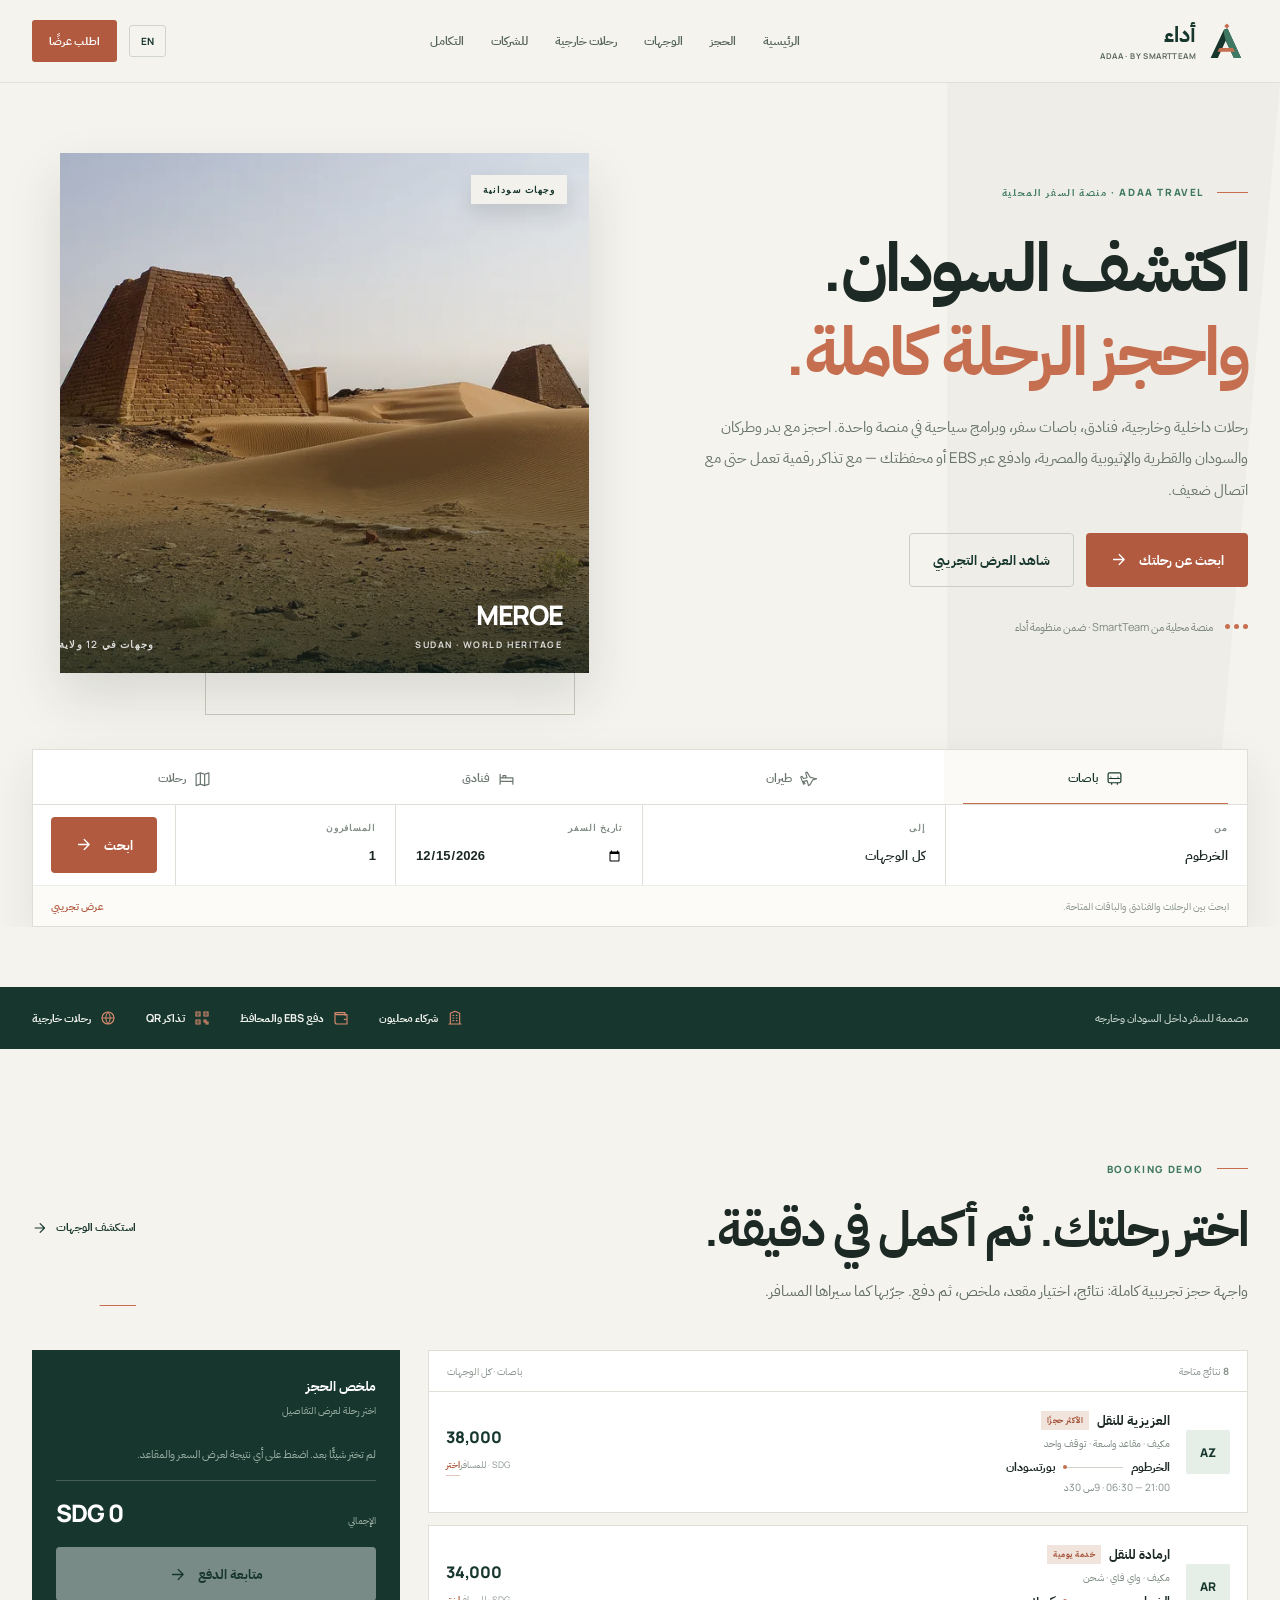
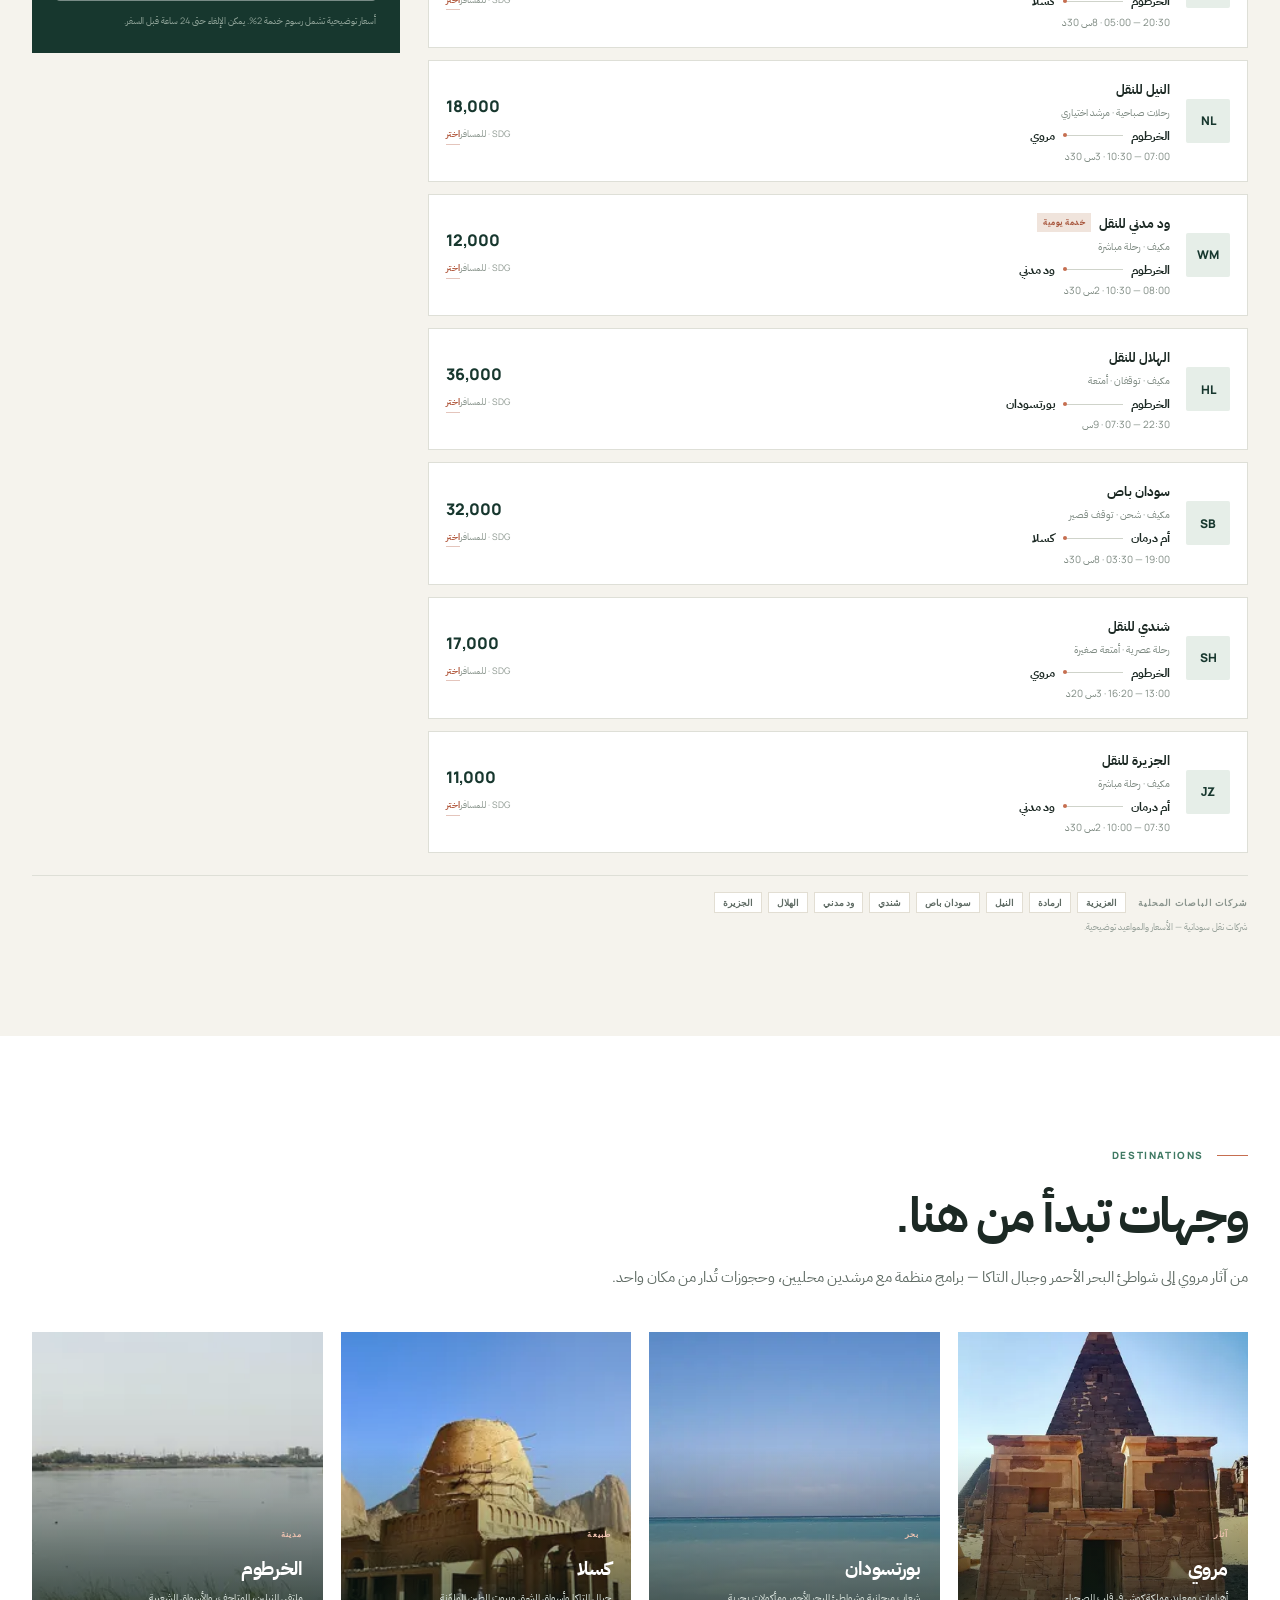
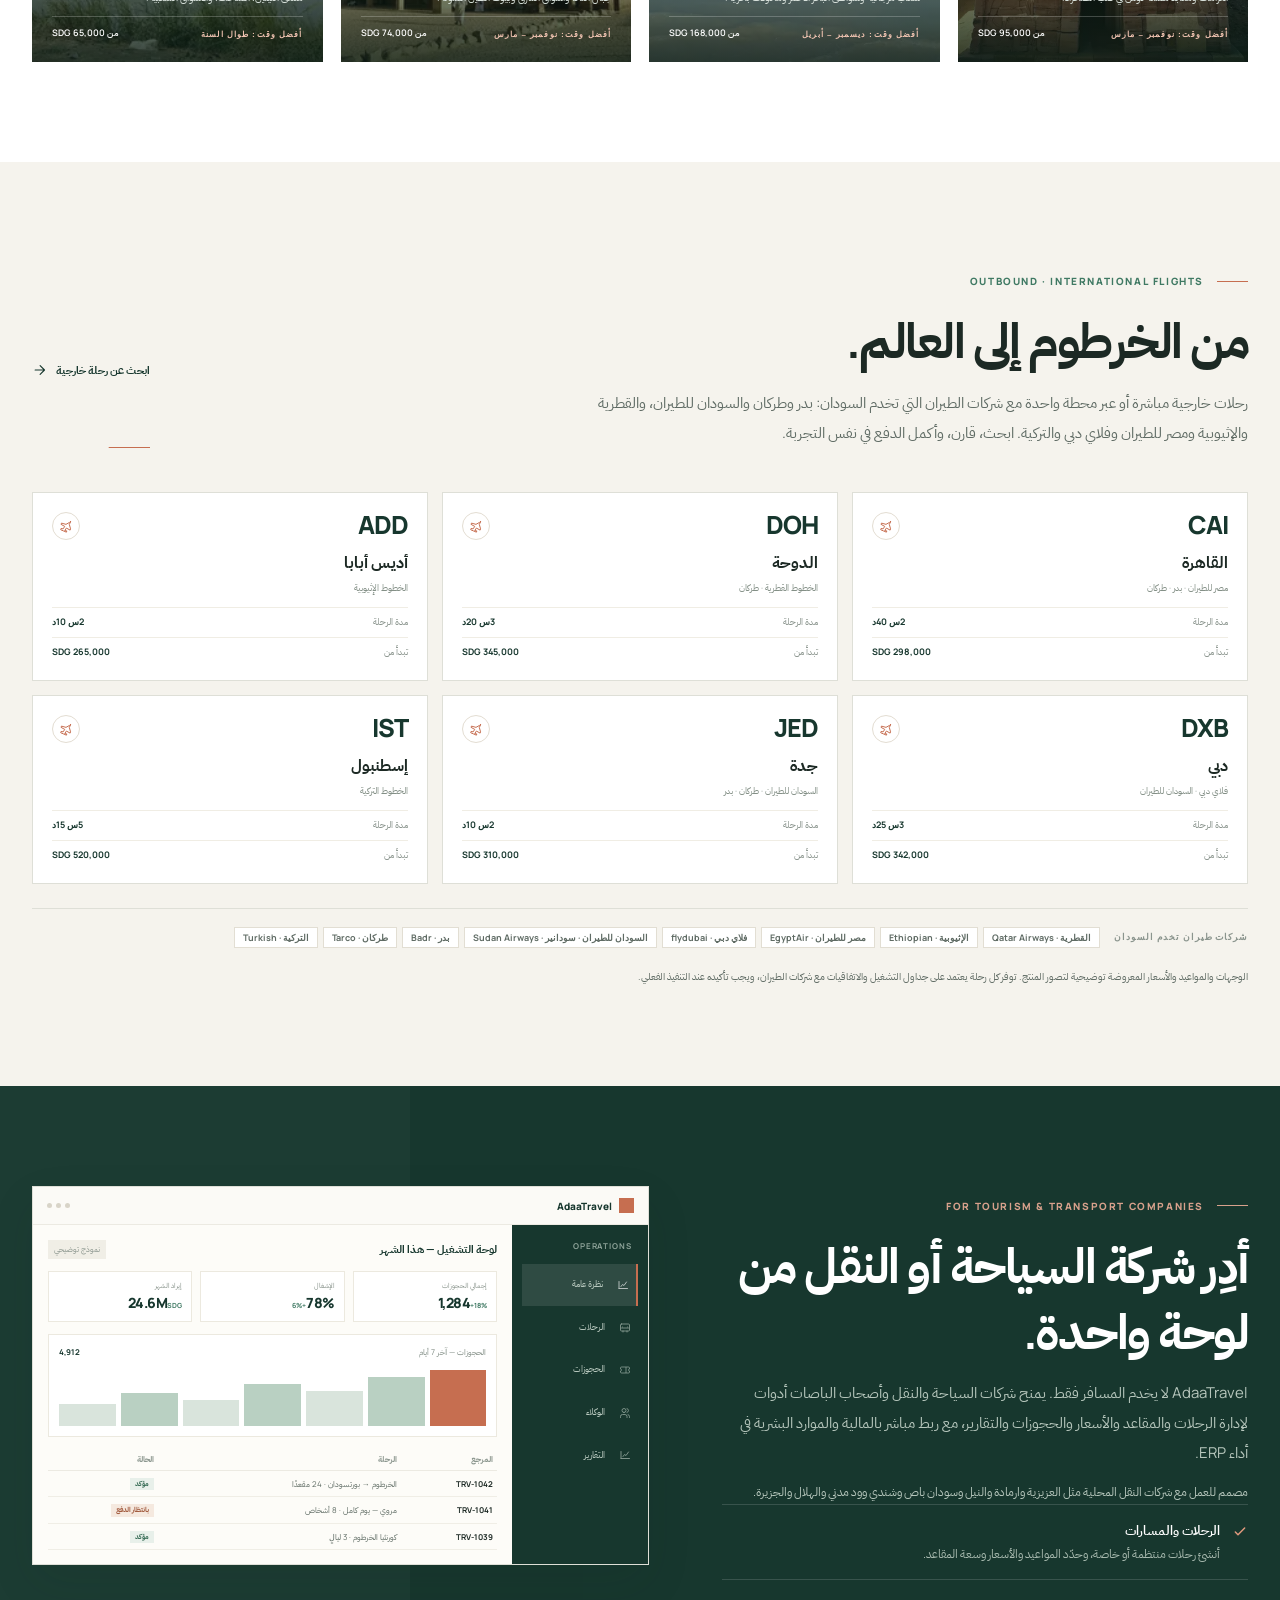
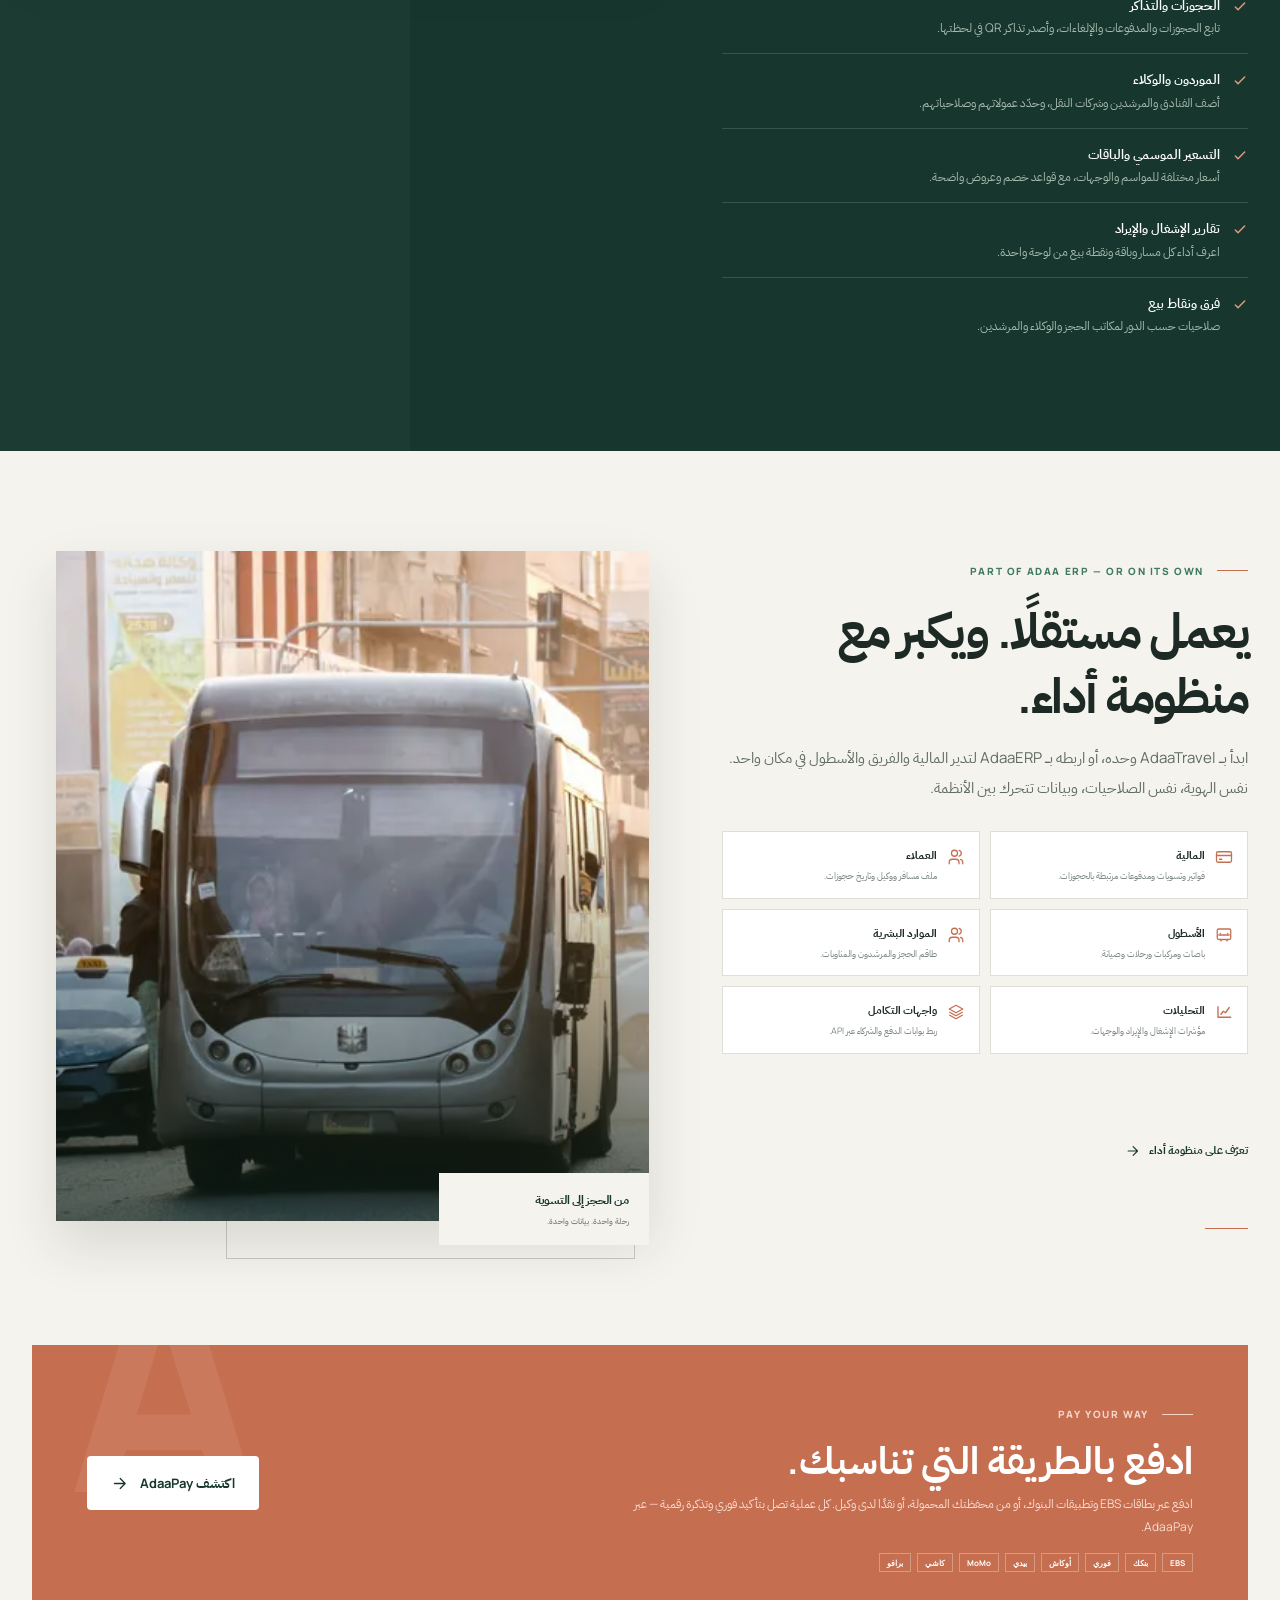
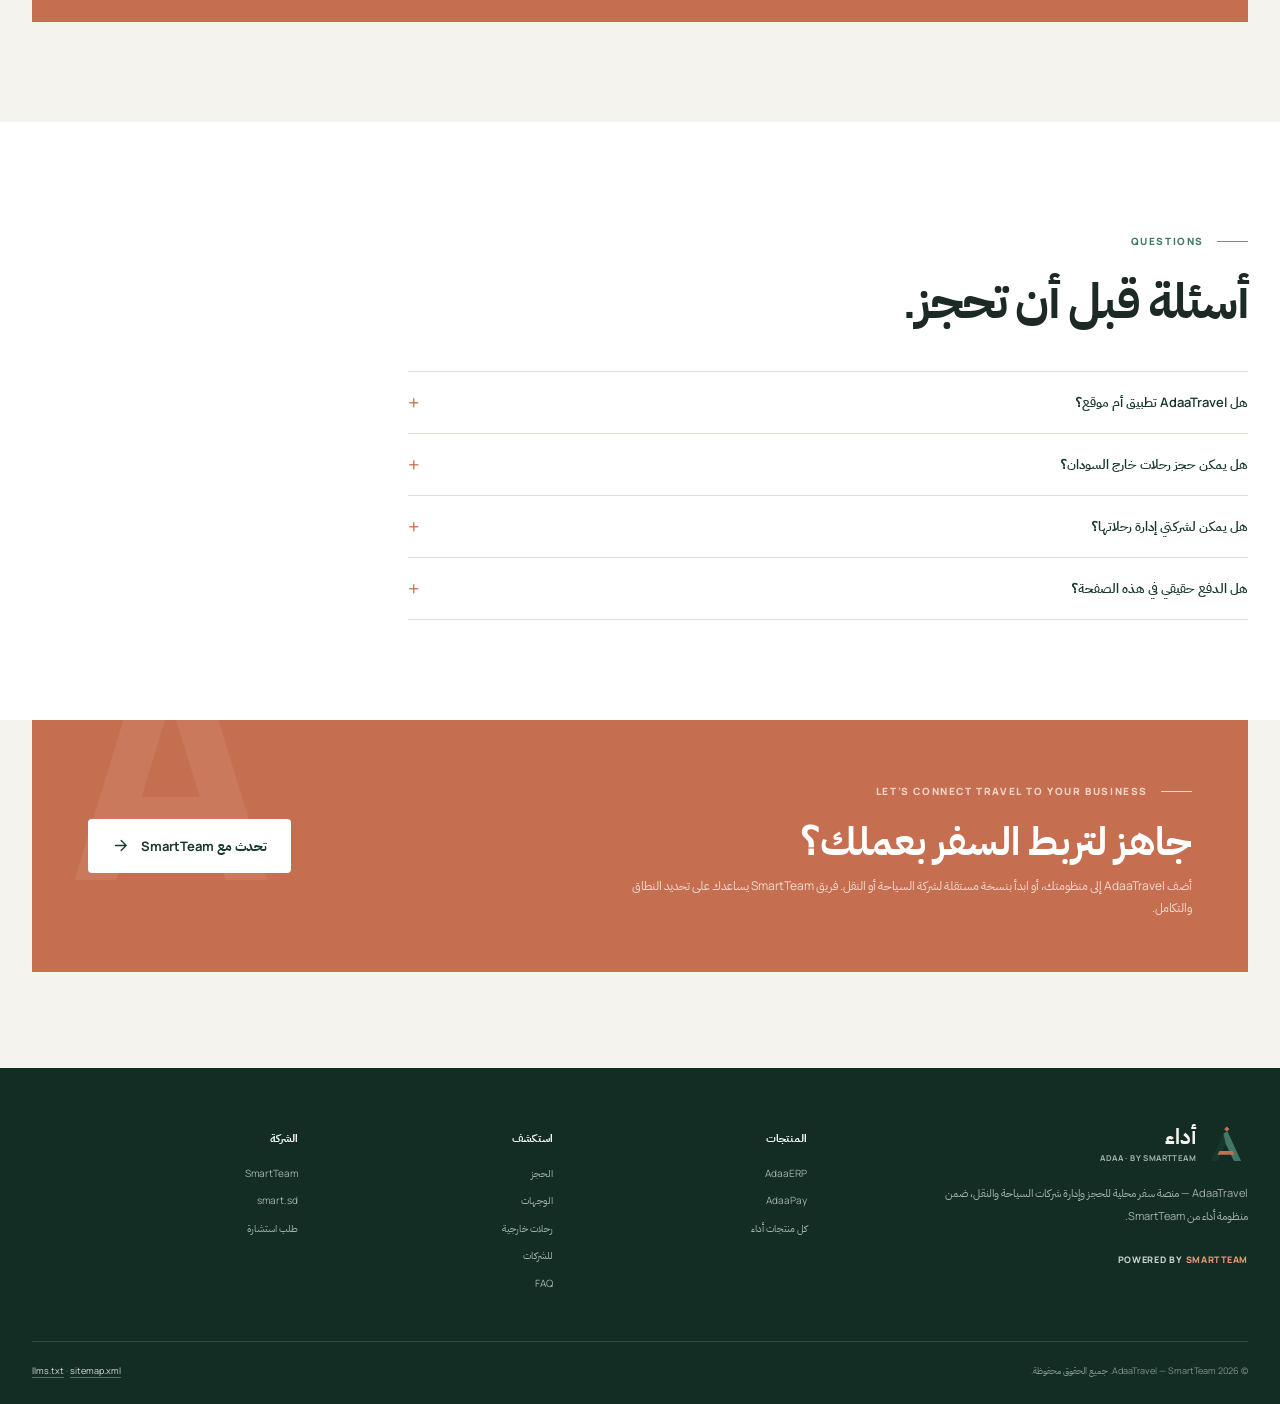
<file: travel/index.html>
<!DOCTYPE html>
<html lang="ar" dir="rtl">
<head>
  <meta charset="UTF-8" />
  <meta name="viewport" content="width=device-width, initial-scale=1.0" />
  <title>أداء ترافل | رحلات داخلية وخارجية، فنادق وباصات السودان</title>
  <meta name="description" content="AdaaTravel من SmartTeam — منصة سفر تجمع الرحلات الداخلية والخارجية والفنادق وباصات السفر والبرامج السياحية، مع حجز مع طيران بدر وطركان والسودان والقطرية والإثيوبية والمصرية، وأدوات لإدارة شركات السياحة والنقل." />
  <meta name="author" content="SmartTeam" />
  <meta name="robots" content="index, follow, max-snippet:-1, max-image-preview:large, max-video-preview:-1" />
  <link rel="canonical" href="https://adaa.sd/travel/" />
  <link rel="alternate" hreflang="x-default" href="https://adaa.sd/travel/" />
  <link rel="alternate" hreflang="ar" href="https://adaa.sd/travel/" />
  <link rel="alternate" hreflang="en" href="https://adaa.sd/travel/" />

  <meta property="og:type" content="website" />
  <meta property="og:site_name" content="أداء — Adaa" />
  <meta property="og:url" content="https://adaa.sd/travel/" />
  <meta property="og:title" content="أداء ترافل | رحلات داخلية وخارجية من السودان" />
  <meta property="og:description" content="رحلات داخلية وخارجية، فنادق، باصات سفر، وبرامج سياحية في منصة واحدة. بدر وطركان والسودان والقطرية والإثيوبية والمصرية، ودفع عبر EBS أو محفظتك." />
  <meta property="og:image" content="https://adaa.sd/images/travel/og-travel.jpg" />
  <meta property="og:image:width" content="1200" />
  <meta property="og:image:height" content="630" />
  <meta property="og:locale" content="ar_AR" />
  <meta property="og:locale:alternate" content="en_US" />
  <meta name="twitter:card" content="summary_large_image" />
  <meta name="twitter:title" content="أداء ترافل | رحلات داخلية وخارجية من السودان" />
  <meta name="twitter:description" content="رحلات داخلية وخارجية، فنادق، باصات سفر، وبرامج سياحية في منصة واحدة — من SmartTeam." />
  <meta name="twitter:image" content="https://adaa.sd/images/travel/og-travel.jpg" />

  <link rel="icon" type="image/png" sizes="64x64" href="/favicon.png" />
  <link rel="icon" href="/favicon.ico" sizes="16x16 32x32 48x48 64x64" />
  <link rel="apple-touch-icon" sizes="180x180" href="/apple-touch-icon.png" />
  <link rel="manifest" href="/site.webmanifest" />
  <meta name="theme-color" content="#F5F3ED" media="(prefers-color-scheme: light)" />
  <meta name="theme-color" content="#17372E" media="(prefers-color-scheme: dark)" />
  <meta name="color-scheme" content="light" />

  <link rel="preload" href="/fonts/plex-arabic-400-arabic.woff2" as="font" type="font/woff2" crossorigin />
  <link rel="stylesheet" href="/assets/adaa.css" />

  <script type="application/ld+json">
  {
    "@context": "https://schema.org",
    "@graph": [
      {
        "@type": "WebPage",
        "@id": "https://adaa.sd/travel/#webpage",
        "url": "https://adaa.sd/travel/",
        "name": "أداء ترافل | رحلات داخلية وخارجية، فنادق وباصات السودان",
        "description": "AdaaTravel — منصة سفر سودانية للحجز الداخلي والخارجي وإدارة شركات السياحة والنقل، ضمن منظومة أداء من SmartTeam.",
        "inLanguage": ["ar", "en"],
        "isPartOf": { "@id": "https://adaa.sd/#website" },
        "publisher": { "@id": "https://adaa.sd/#organization" }
      },
      {
        "@type": "BreadcrumbList",
        "@id": "https://adaa.sd/travel/#breadcrumb",
        "itemListElement": [
          { "@type": "ListItem", "position": 1, "name": "أداء", "item": "https://adaa.sd/" },
          { "@type": "ListItem", "position": 2, "name": "AdaaTravel", "item": "https://adaa.sd/travel/" }
        ]
      },
      {
        "@type": "SoftwareApplication",
        "name": "AdaaTravel",
        "alternateName": "أداء ترافل",
        "applicationCategory": "TravelApplication",
        "applicationSubCategory": "Travel booking and tourism operations",
        "operatingSystem": "Web, iOS, Android",
        "description": "منصة سفر سودانية للحجز وإدارة الرحلات الداخلية والخارجية والفنادق وباصات السفر والبرامج السياحية، مع دفع عبر EBS والمحافظ المحمولة.",
        "url": "https://adaa.sd/travel/",
        "publisher": { "@id": "https://adaa.sd/#organization" },
        "featureList": [
          "حجز الرحلات الداخلية",
          "حجز الرحلات الخارجية مع بدر وطركان والسودان والقطرية والإثيوبية والمصرية",
          "حجز الفنادق",
          "حجز باصات السفر واختيار المقاعد",
          "شركات الباصات المحلية مثل العزيزية وارمادة",
          "برامج سياحية منظمة",
          "إدارة شركات السياحة والنقل",
          "دفع عبر EBS والمحافظ المحمولة"
        ]
      }
    ]
  }
  </script>
</head>
<body dir="rtl">
  <a class="skip" href="#main" data-i18n="skip">تخطَّ إلى المحتوى</a>
  <div class="top-sentinel" id="topSentinel" aria-hidden="true"></div>
  <div class="scroll-progress" id="scrollProgress" aria-hidden="true"></div>

  <svg aria-hidden="true" width="0" height="0" style="position:absolute;overflow:hidden">
    <symbol id="i-mark" viewBox="0 0 128 128"><path d="M14 116 53 33Q56 27 62 27h4l41 89H85L60 63 36 116Z" fill="#17372e"/><path d="M60 63 85 116h22L66 27h-4l-9 6Z" fill="#3f7963"/><path d="M41 85h41l6 12H35Z" fill="#c66e50"/><rect x="58" y="13" width="11" height="11" rx="1" transform="rotate(45 63.5 18.5)" fill="#c66e50"/></symbol>
    <symbol id="i-arrow" viewBox="0 0 24 24"><path d="M5 12h14M13 5l7 7-7 7" fill="none" stroke="currentColor" stroke-width="1.8" stroke-linecap="round" stroke-linejoin="round"/></symbol>
    <symbol id="i-check" viewBox="0 0 24 24"><path d="m5 12 4 4L19 6" fill="none" stroke="currentColor" stroke-width="2.2" stroke-linecap="round" stroke-linejoin="round"/></symbol>
    <symbol id="i-menu" viewBox="0 0 24 24"><path d="M4 7h16M4 12h16M4 17h16" fill="none" stroke="currentColor" stroke-width="1.8" stroke-linecap="round"/></symbol>
    <symbol id="i-bus" viewBox="0 0 24 24"><path d="M5 4h14a2 2 0 0 1 2 2v10a2 2 0 0 1-2 2H5a2 2 0 0 1-2-2V6a2 2 0 0 1 2-2Zm0 8h14M8 18v2m8-2v2M7 10h.01M17 10h.01" fill="none" stroke="currentColor" stroke-width="1.7" stroke-linecap="round" stroke-linejoin="round"/></symbol>
    <symbol id="i-plane" viewBox="0 0 24 24"><path d="m21 12-7-2-4-7-2 1 2 7-5 1-2-3-2 1 2 5 2 5 2-1-2-3 5-1 2 7 2-1 4-7 7-2Z" fill="none" stroke="currentColor" stroke-width="1.6" stroke-linejoin="round"/></symbol>
    <symbol id="i-bed" viewBox="0 0 24 24"><path d="M3 20V6m0 10h18v4M3 11h18v5M7 8h4v3H7z" fill="none" stroke="currentColor" stroke-width="1.7" stroke-linecap="round" stroke-linejoin="round"/></symbol>
    <symbol id="i-map" viewBox="0 0 24 24"><path d="m9 4 6 2 6-2v16l-6 2-6-2-6 2V6l6-2Zm0 0v16m6-14v16" fill="none" stroke="currentColor" stroke-width="1.7" stroke-linejoin="round"/></symbol>
    <symbol id="i-pin" viewBox="0 0 24 24"><path d="M12 22s7-6.1 7-12a7 7 0 1 0-14 0c0 5.9 7 12 7 12Z" fill="none" stroke="currentColor" stroke-width="1.7"/><circle cx="12" cy="10" r="2.5" fill="none" stroke="currentColor" stroke-width="1.7"/></symbol>
    <symbol id="i-calendar" viewBox="0 0 24 24"><rect x="3" y="5" width="18" height="16" rx="2" fill="none" stroke="currentColor" stroke-width="1.7"/><path d="M8 3v4m8-4v4M3 10h18" fill="none" stroke="currentColor" stroke-width="1.7" stroke-linecap="round"/></symbol>
    <symbol id="i-users" viewBox="0 0 24 24"><path d="M16 21v-2a4 4 0 0 0-4-4H7a4 4 0 0 0-4 4v2m7-10a4 4 0 1 0 0-8 4 4 0 0 0 0 8Zm11 10v-2a4 4 0 0 0-3-3.87M16 3.13a4 4 0 0 1 0 7.75" fill="none" stroke="currentColor" stroke-width="1.7" stroke-linecap="round"/></symbol>
    <symbol id="i-ticket" viewBox="0 0 24 24"><path d="M3 8a2 2 0 0 1 2-2h14a2 2 0 0 1 2 2v2a2 2 0 0 0 0 4v2a2 2 0 0 1-2 2H5a2 2 0 0 1-2-2v-2a2 2 0 0 0 0-4V8Zm11-2v12" fill="none" stroke="currentColor" stroke-width="1.6" stroke-linejoin="round"/></symbol>
    <symbol id="i-card" viewBox="0 0 24 24"><rect x="2" y="5" width="20" height="14" rx="2" fill="none" stroke="currentColor" stroke-width="1.7"/><path d="M2 10h20M6 15h3" fill="none" stroke="currentColor" stroke-width="1.7" stroke-linecap="round"/></symbol>
    <symbol id="i-wallet" viewBox="0 0 24 24"><path d="M3 7a3 3 0 0 1 3-3h12v4M3 7v11a3 3 0 0 0 3 3h15V7H6a3 3 0 0 1-3-3Zm14 7h2" fill="none" stroke="currentColor" stroke-width="1.7" stroke-linecap="round" stroke-linejoin="round"/></symbol>
    <symbol id="i-qr" viewBox="0 0 24 24"><path d="M3 3h6v6H3V3Zm12 0h6v6h-6V3ZM3 15h6v6H3v-6Zm12 0h3v3h-3v-3Zm3 3h3v3h-3v-3Z" fill="none" stroke="currentColor" stroke-width="1.7"/><path d="M6 6h.01M18 6h.01M6 18h.01" stroke="currentColor" stroke-width="2.4" stroke-linecap="round"/></symbol>
    <symbol id="i-shield" viewBox="0 0 24 24"><path d="M12 22s8-4 8-11V5l-8-3-8 3v6c0 7 8 11 8 11Z" fill="none" stroke="currentColor" stroke-width="1.7" stroke-linejoin="round"/><path d="m9 12 2 2 4-4" fill="none" stroke="currentColor" stroke-width="1.8" stroke-linecap="round"/></symbol>
    <symbol id="i-globe" viewBox="0 0 24 24"><circle cx="12" cy="12" r="9" fill="none" stroke="currentColor" stroke-width="1.7"/><path d="M3 12h18M12 3a15 15 0 0 1 0 18M12 3a15 15 0 0 0 0 18" fill="none" stroke="currentColor" stroke-width="1.5"/></symbol>
    <symbol id="i-cloud" viewBox="0 0 24 24"><path d="M7 18a5 5 0 1 1 1-9.9A6 6 0 0 1 20 10a4 4 0 0 1-1 8H7Z" fill="none" stroke="currentColor" stroke-width="1.7" stroke-linecap="round" stroke-linejoin="round"/></symbol>
    <symbol id="i-chart" viewBox="0 0 24 24"><path d="M4 19V5m0 14h17M8 15l3-4 3 2 5-7" fill="none" stroke="currentColor" stroke-width="1.8" stroke-linecap="round" stroke-linejoin="round"/></symbol>
    <symbol id="i-layers" viewBox="0 0 24 24"><path d="m12 3 9 5-9 5-9-5 9-5Zm-9 9 9 5 9-5M3 16l9 5 9-5" fill="none" stroke="currentColor" stroke-width="1.7" stroke-linejoin="round"/></symbol>
    <symbol id="i-box" viewBox="0 0 24 24"><path d="m12 3 9 4.5v9L12 21l-9-4.5v-9L12 3Z" fill="none" stroke="currentColor" stroke-width="1.7" stroke-linejoin="round"/><path d="m3.5 7.7 8.5 4.5 8.5-4.5M12 12.2V21m-4-15 8.5 4.5" fill="none" stroke="currentColor" stroke-width="1.7" stroke-linejoin="round"/></symbol>
    <symbol id="i-star" viewBox="0 0 24 24"><path d="m12 3 2.6 5.4 5.9.8-4.3 4.1 1 5.8L12 16.4 6.8 19.1l1-5.8L3.5 9.2l5.9-.8L12 3Z" fill="currentColor"/></symbol>
    <symbol id="i-building" viewBox="0 0 24 24"><path d="M3 21h18M5 21V5l7-3 7 3v16M9 8h1m4 0h1M9 12h1m4 0h1M9 16h1m4 0h1" fill="none" stroke="currentColor" stroke-width="1.7" stroke-linecap="round" stroke-linejoin="round"/></symbol>
  </svg>

  <header class="site-header">
    <div class="container nav">
      <a class="brand" href="/">
        <span class="brand-mark"><svg><use href="#i-mark"/></svg></span>
        <span class="brand-name"><span data-i18n="brandWord">أداء</span><small data-i18n="brandBy">Adaa · by SmartTeam</small></span>
      </a>
      <nav class="nav-links" id="navLinks" aria-label="Main">
        <a href="/" data-i18n="navHome">الرئيسية</a>
        <a href="#booking" data-i18n="navBooking">الحجز</a>
        <a href="#destinations" data-i18n="navDestinations">الوجهات</a>
        <a href="#international" data-i18n="navInternational">رحلات خارجية</a>
        <a href="#operators" data-i18n="navOperators">للشركات</a>
        <a href="#integration" data-i18n="navIntegration">التكامل</a>
      </nav>
      <div class="nav-actions">
        <button class="lang-btn" id="langToggle" type="button" aria-label="EN — switch to English">EN</button>
        <a class="btn btn-primary nav-cta" href="#contact" data-i18n="navCta">اطلب عرضًا</a>
        <button class="menu-btn" id="menuBtn" type="button" aria-label="فتح القائمة"><svg class="icon"><use href="#i-menu"/></svg></button>
      </div>
    </div>
  </header>

  <main id="main">
    <section class="hero-sub" id="top">
      <div class="container hero-sub-grid">
        <div class="hero-copy">
          <span class="eyebrow" data-i18n="heroEyebrow">ADAA TRAVEL · منصة السفر المحلية</span>
          <h1 data-i18n="heroTitle">اكتشف السودان.<br><span>واحجز الرحلة كاملة.</span></h1>
          <p data-i18n="heroText">رحلات داخلية وخارجية، فنادق، باصات سفر، وبرامج سياحية في منصة واحدة. احجز مع بدر وطركان والسودان والقطرية والإثيوبية والمصرية، وادفع عبر EBS أو محفظتك — مع تذاكر رقمية تعمل حتى مع اتصال ضعيف.</p>
          <div class="hero-buttons">
            <a class="btn btn-primary" href="#search"><span data-i18n="heroPrimary">ابحث عن رحلتك</span><svg class="icon"><use href="#i-arrow"/></svg></a>
            <a class="btn btn-ghost" href="#booking" data-i18n="heroSecondary">شاهد العرض التجريبي</a>
          </div>
          <div class="hero-note"><span class="dots"><i></i><i></i><i></i></span><span data-i18n="heroNote">منصة محلية من SmartTeam · ضمن منظومة أداء</span></div>
        </div>
        <div class="hero-media">
          <span class="hero-tag" data-i18n="heroTag">وجهات سودانية</span>
          <div class="hero-photo">
            <img src="/images/travel/hero-800.webp" srcset="/images/travel/hero-800.webp 800w, /images/travel/hero-1400.webp 1280w" sizes="(max-width: 900px) 92vw, 46vw" width="1280" height="960" alt="أهرامات مروي في الصحراء السودانية" fetchpriority="high" decoding="async">
          </div>
          <div class="hero-photo-meta">
            <div><strong>MEROE</strong><span data-i18n="heroMetaSub">SUDAN · WORLD HERITAGE</span></div>
            <small data-i18n="heroMetaCount">وجهات في 12 ولاية</small>
          </div>
        </div>
      </div>

      <div class="container search-shell" id="search">
        <form class="search-panel" id="searchForm" novalidate>
          <div class="search-tabs" role="tablist" aria-label="نوع الحجز">
            <button class="search-tab active" type="button" role="tab" aria-selected="true" data-tab="buses"><svg><use href="#i-bus"/></svg><span data-i18n="tabBuses">باصات</span></button>
            <button class="search-tab" type="button" role="tab" aria-selected="false" data-tab="flights"><svg><use href="#i-plane"/></svg><span data-i18n="tabFlights">طيران</span></button>
            <button class="search-tab" type="button" role="tab" aria-selected="false" data-tab="hotels"><svg><use href="#i-bed"/></svg><span data-i18n="tabHotels">فنادق</span></button>
            <button class="search-tab" type="button" role="tab" aria-selected="false" data-tab="tours"><svg><use href="#i-map"/></svg><span data-i18n="tabTours">رحلات</span></button>
          </div>
          <div class="search-fields">
            <div class="field" id="fieldFrom">
              <label for="fromSelect" data-i18n="fieldFrom">من</label>
              <select id="fromSelect" autocomplete="off">
                <option value="khartoum" data-i18n="cityKhartoum">الخرطوم</option>
                <option value="omdurman" data-i18n="cityOmdurman">أم درمان</option>
                <option value="bahri" data-i18n="cityBahri">الخرطوم بحري</option>
              </select>
            </div>
            <div class="field">
              <label for="destSelect" id="toLabel" data-i18n="fieldTo">إلى</label>
              <select id="destSelect" autocomplete="off">
                <option value="all" data-i18n="cityAll">كل الوجهات</option>
                <option value="port-sudan" data-i18n="cityPortSudan">بورتسودان</option>
                <option value="kassala" data-i18n="cityKassala">كسلا</option>
                <option value="meroe" data-i18n="cityMeroe">مروي</option>
                <option value="khartoum" data-i18n="cityKhartoum">الخرطوم</option>
                <option value="madani" data-i18n="cityMadani">ود مدني</option>
                <option value="cairo" data-i18n="cityCairo">القاهرة</option>
                <option value="doha" data-i18n="cityDoha">الدوحة</option>
                <option value="addis" data-i18n="cityAddis">أديس أبابا</option>
                <option value="dubai" data-i18n="cityDubai">دبي</option>
                <option value="jeddah" data-i18n="cityJeddah">جدة</option>
                <option value="istanbul" data-i18n="cityIstanbul">إسطنبول</option>
              </select>
            </div>
            <div class="field">
              <label for="dateInput" id="dateLabel" data-i18n="fieldDate">تاريخ السفر</label>
              <input type="date" id="dateInput" />
            </div>
            <div class="field">
              <label for="guestsSelect" id="guestsLabel" data-i18n="fieldTravelers">المسافرون</label>
              <select id="guestsSelect" autocomplete="off">
                <option value="1">1</option><option value="2">2</option><option value="3">3</option><option value="4">4</option>
              </select>
            </div>
            <div class="search-submit">
              <button class="btn btn-primary" type="submit"><span data-i18n="searchBtn">ابحث</span><svg class="icon"><use href="#i-arrow"/></svg></button>
            </div>
          </div>
          <div class="search-note"><span data-i18n="searchNote">ابحث بين الرحلات والفنادق والباقات المتاحة.</span><strong data-i18n="searchDemo">عرض تجريبي</strong></div>
        </form>
      </div>
    </section>

    <section class="trust-strip" aria-label="مزايا المنصة">
      <div class="container trust-inner">
        <div class="trust-caption" data-i18n="trustCaption">مصممة للسفر داخل السودان</div>
        <div class="trust-points">
          <span><svg><use href="#i-building"/></svg><b data-i18n="trust1">شركاء محليون</b></span>
          <span><svg><use href="#i-wallet"/></svg><b data-i18n="trust2">دفع EBS والمحافظ</b></span>
          <span><svg><use href="#i-qr"/></svg><b data-i18n="trust3">تذاكر QR</b></span>
          <span><svg><use href="#i-globe"/></svg><b data-i18n="trust4">رحلات خارجية</b></span>
        </div>
      </div>
    </section>

    <section class="section" id="booking">
      <div class="container">
        <div class="section-head">
          <div>
            <span class="eyebrow" data-i18n="bookingEyebrow">BOOKING DEMO</span>
            <h2 class="section-title" data-i18n="bookingTitle">اختر رحلتك. ثم أكمل في دقيقة.</h2>
            <p class="section-subtitle" data-i18n="bookingText">واجهة حجز تجريبية كاملة: نتائج، اختيار مقعد، ملخص، ثم دفع. جرّبها كما سيراها المسافر.</p>
          </div>
          <a class="text-link" href="#destinations"><span data-i18n="bookingLink">استكشف الوجهات</span><svg><use href="#i-arrow"/></svg></a>
        </div>

        <div class="demo-grid">
          <div>
            <div class="search-note" style="border:1px solid var(--line);border-bottom:0;background:#fff">
              <span><b id="resultCount">4</b> <span data-i18n="resultCountLabel">نتائج متاحة</span></span>
              <span id="resultFilterLabel">باصات · كل الوجهات</span>
            </div>
            <div class="scope-bar" id="flightScope" hidden>
              <span data-i18n="scopeLabel">نطاق الرحلات</span>
              <button class="scope-btn active" type="button" data-scope="all" data-i18n="scopeAll">الكل</button>
              <button class="scope-btn" type="button" data-scope="domestic" data-i18n="scopeDomestic">داخلي</button>
              <button class="scope-btn" type="button" data-scope="international" data-i18n="scopeInternational">خارجي</button>
            </div>
            <div class="demo-list" id="resultList" aria-live="polite"></div>
          </div>

          <aside class="summary" id="summary" aria-live="polite">
            <h3 data-i18n="summaryTitle">ملخص الحجز</h3>
            <p class="summary-sub" data-i18n="summarySub">اختر رحلة لعرض التفاصيل</p>
            <div id="summaryBody"><p class="summary-empty" data-i18n="summaryEmpty">لم تختر شيئًا بعد. اضغط على أي نتيجة لعرض السعر والمقاعد.</p></div>
            <div id="seatWrap" hidden>
              <div class="summary-line" style="border:0;padding:0"><span data-i18n="summarySeatsHint">اختر مقعدك</span><b id="seatCount">0 / 1</b></div>
              <div class="seatmap" id="seatmap"></div>
              <div class="seat-legend"><span><i></i><span data-i18n="seatFree">متاح</span></span><span><i class="sel"></i><span data-i18n="seatSelected">مختار</span></span><span><i class="occ"></i><span data-i18n="seatTaken">محجوز</span></span></div>
            </div>
            <div class="summary-total"><span data-i18n="summaryTotal">الإجمالي</span><b id="summaryTotal">0 SDG</b></div>
            <button class="btn btn-light" id="continueBtn" type="button" disabled><span data-i18n="summaryContinue">متابعة الدفع</span><svg class="icon"><use href="#i-arrow"/></svg></button>
            <p class="summary-note" data-i18n="summaryNote">أسعار توضيحية تشمل رسوم خدمة 2%. يمكن الإلغاء حتى 24 ساعة قبل السفر.</p>
          </aside>
        </div>

        <div class="bus-brands" id="busBrands">
          <span class="bus-brands-label" data-i18n="busBrandsLabel">شركات الباصات المحلية</span>
          <span data-i18n="busBrandAziziya">العزيزية</span><span data-i18n="busBrandArmada">ارمادة</span><span data-i18n="busBrandNile">النيل</span><span data-i18n="busBrandSudan">سودان باص</span><span data-i18n="busBrandShendi">شندي</span><span data-i18n="busBrandMadani">ود مدني</span><span data-i18n="busBrandHilal">الهلال</span><span data-i18n="busBrandJazira">الجزيرة</span>
          <small data-i18n="busBrandsNote">شركات نقل سودانية — الأسعار والمواعيد توضيحية.</small>
        </div>
      </div>
    </section>

    <section class="section alt" id="destinations">
      <div class="container">
        <span class="eyebrow" data-i18n="destinationsEyebrow">DESTINATIONS</span>
        <h2 class="section-title" data-i18n="destinationsTitle">وجهات تبدأ من هنا.</h2>
        <p class="section-subtitle" data-i18n="destinationsText">من آثار مروي إلى شواطئ البحر الأحمر وجبال التاكا — برامج منظمة مع مرشدين محليين، وحجوزات تُدار من مكان واحد.</p>
        <div class="dest-grid">
          <a class="dest-card reveal" href="#booking" data-city="meroe">
            <img src="/images/travel/dest-meroe-400.webp" srcset="/images/travel/dest-meroe-400.webp 400w, /images/travel/dest-meroe-800.webp 800w" sizes="(max-width: 900px) 92vw, 25vw" width="800" height="1000" alt="أهرامات مروي" loading="lazy" decoding="async">
            <div class="dest-body"><span data-i18n="destTagHeritage">آثار</span><h3 data-i18n="destMeroe">مروي</h3><p data-i18n="destMeroeText">أهرامات ومعابد مملكة كوش في قلب الصحراء.</p><div class="dest-meta"><span data-i18n="destSeason">أفضل وقت: نوفمبر – مارس</span><b data-i18n="destFrom">من 95,000 SDG</b></div></div>
          </a>
          <a class="dest-card reveal" href="#booking" data-city="port-sudan">
            <img src="/images/travel/dest-port-sudan-400.webp" srcset="/images/travel/dest-port-sudan-400.webp 400w, /images/travel/dest-port-sudan-800.webp 800w" sizes="(max-width: 900px) 92vw, 25vw" width="800" height="1423" alt="شاطئ بورتسودان على البحر الأحمر" loading="lazy" decoding="async">
            <div class="dest-body"><span data-i18n="destTagSea">بحر</span><h3 data-i18n="destPortSudan">بورتسودان</h3><p data-i18n="destPortSudanText">شعاب مرجانية وشواطئ البحر الأحمر ومأكولات بحرية.</p><div class="dest-meta"><span data-i18n="destSeason2">أفضل وقت: ديسمبر – أبريل</span><b data-i18n="destFrom2">من 168,000 SDG</b></div></div>
          </a>
          <a class="dest-card reveal" href="#booking" data-city="kassala">
            <img src="/images/travel/dest-kassala-400.webp" srcset="/images/travel/dest-kassala-400.webp 400w, /images/travel/dest-kassala-800.webp 800w" sizes="(max-width: 900px) 92vw, 25vw" width="800" height="533" alt="مسجد وتلال التاكا في كسلا" loading="lazy" decoding="async">
            <div class="dest-body"><span data-i18n="destTagNature">طبيعة</span><h3 data-i18n="destKassala">كسلا</h3><p data-i18n="destKassalaText">جبال التاكا وأسواق الشرق وبيوت الطين الملوّنة.</p><div class="dest-meta"><span data-i18n="destSeason">أفضل وقت: نوفمبر – مارس</span><b data-i18n="destFrom3">من 74,000 SDG</b></div></div>
          </a>
          <a class="dest-card reveal" href="#booking" data-city="khartoum">
            <img src="/images/travel/dest-khartoum-400.webp" srcset="/images/travel/dest-khartoum-400.webp 400w, /images/travel/dest-khartoum-800.webp 800w" sizes="(max-width: 900px) 92vw, 25vw" width="800" height="508" alt="نهر النيل في الخرطوم" loading="lazy" decoding="async">
            <div class="dest-body"><span data-i18n="destTagCity">مدينة</span><h3 data-i18n="destKhartoum">الخرطوم</h3><p data-i18n="destKhartoumText">ملتقى النيلين، المتاحف، والأسواق الشعبية.</p><div class="dest-meta"><span data-i18n="destSeason3">أفضل وقت: طوال السنة</span><b data-i18n="destFrom4">من 65,000 SDG</b></div></div>
          </a>
        </div>
      </div>
    </section>

    <section class="section" id="international">
      <div class="container">
        <div class="section-head">
          <div>
            <span class="eyebrow" data-i18n="internationalEyebrow">OUTBOUND · INTERNATIONAL FLIGHTS</span>
            <h2 class="section-title" data-i18n="internationalTitle">من الخرطوم إلى العالم.</h2>
            <p class="section-subtitle" data-i18n="internationalText">رحلات خارجية مباشرة أو عبر محطة واحدة مع شركات الطيران التي تخدم السودان: بدر وطركان والسودان للطيران، والقطرية والإثيوبية ومصر للطيران وفلاي دبي والتركية. ابحث، قارن، وأكمل الدفع في نفس التجربة.</p>
          </div>
          <a class="text-link" id="internationalSearchLink" href="#booking"><span data-i18n="internationalLink">ابحث عن رحلة خارجية</span><svg><use href="#i-arrow"/></svg></a>
        </div>

        <div class="air-grid">
          <a class="air-card reveal" href="#booking" data-air="cairo">
            <div class="air-card-top"><span class="air-code">CAI</span><span class="air-hole"><svg><use href="#i-plane"/></svg></span></div>
            <h3 data-i18n="airCairo">القاهرة</h3>
            <p data-i18n="airCairoLines">مصر للطيران · بدر · طركان</p>
            <div class="air-meta"><span data-i18n="airDuration">مدة الرحلة</span><b data-i18n="airCairoDur">2س 40د</b></div>
            <div class="air-meta"><span data-i18n="airStarts">تبدأ من</span><b>298,000 SDG</b></div>
          </a>
          <a class="air-card reveal" href="#booking" data-air="doha">
            <div class="air-card-top"><span class="air-code">DOH</span><span class="air-hole"><svg><use href="#i-plane"/></svg></span></div>
            <h3 data-i18n="airDoha">الدوحة</h3>
            <p data-i18n="airDohaLines">الخطوط القطرية · طركان</p>
            <div class="air-meta"><span data-i18n="airDuration">مدة الرحلة</span><b data-i18n="airDohaDur">3س 20د</b></div>
            <div class="air-meta"><span data-i18n="airStarts">تبدأ من</span><b>345,000 SDG</b></div>
          </a>
          <a class="air-card reveal" href="#booking" data-air="addis">
            <div class="air-card-top"><span class="air-code">ADD</span><span class="air-hole"><svg><use href="#i-plane"/></svg></span></div>
            <h3 data-i18n="airAddis">أديس أبابا</h3>
            <p data-i18n="airAddisLines">الخطوط الإثيوبية</p>
            <div class="air-meta"><span data-i18n="airDuration">مدة الرحلة</span><b data-i18n="airAddisDur">2س 10د</b></div>
            <div class="air-meta"><span data-i18n="airStarts">تبدأ من</span><b>265,000 SDG</b></div>
          </a>
          <a class="air-card reveal" href="#booking" data-air="dubai">
            <div class="air-card-top"><span class="air-code">DXB</span><span class="air-hole"><svg><use href="#i-plane"/></svg></span></div>
            <h3 data-i18n="airDubai">دبي</h3>
            <p data-i18n="airDubaiLines">فلاي دبي · السودان للطيران</p>
            <div class="air-meta"><span data-i18n="airDuration">مدة الرحلة</span><b data-i18n="airDubaiDur">3س 25د</b></div>
            <div class="air-meta"><span data-i18n="airStarts">تبدأ من</span><b>342,000 SDG</b></div>
          </a>
          <a class="air-card reveal" href="#booking" data-air="jeddah">
            <div class="air-card-top"><span class="air-code">JED</span><span class="air-hole"><svg><use href="#i-plane"/></svg></span></div>
            <h3 data-i18n="airJeddah">جدة</h3>
            <p data-i18n="airJeddahLines">السودان للطيران · طركان · بدر</p>
            <div class="air-meta"><span data-i18n="airDuration">مدة الرحلة</span><b data-i18n="airJeddahDur">2س 10د</b></div>
            <div class="air-meta"><span data-i18n="airStarts">تبدأ من</span><b>310,000 SDG</b></div>
          </a>
          <a class="air-card reveal" href="#booking" data-air="istanbul">
            <div class="air-card-top"><span class="air-code">IST</span><span class="air-hole"><svg><use href="#i-plane"/></svg></span></div>
            <h3 data-i18n="airIstanbul">إسطنبول</h3>
            <p data-i18n="airIstanbulLines">الخطوط التركية</p>
            <div class="air-meta"><span data-i18n="airDuration">مدة الرحلة</span><b data-i18n="airIstanbulDur">5س 15د</b></div>
            <div class="air-meta"><span data-i18n="airStarts">تبدأ من</span><b>520,000 SDG</b></div>
          </a>
        </div>

        <div class="airlines reveal">
          <span class="airlines-label" data-i18n="airlinesLabel">شركات طيران تخدم السودان</span>
          <div class="airline-chips"><span>القطرية · Qatar Airways</span><span>الإثيوبية · Ethiopian</span><span>مصر للطيران · EgyptAir</span><span>فلاي دبي · flydubai</span><span>السودان للطيران · سودانير · Sudan Airways</span><span>بدر · Badr</span><span>طركان · Tarco</span><span>التركية · Turkish</span></div>
        </div>
        <p class="section-subtitle" style="font-size:10px;margin-top:18px;max-width:920px" data-i18n="internationalNote">الوجهات والمواعيد والأسعار المعروضة توضيحية لتصور المنتج. توفر كل رحلة يعتمد على جداول التشغيل والاتفاقيات مع شركات الطيران، ويجب تأكيده عند التنفيذ الفعلي.</p>
      </div>
    </section>

    <section class="section deep" id="operators">
      <div class="container">
        <div class="integration" style="align-items:start">
          <div>
            <span class="eyebrow" data-i18n="operatorsEyebrow">FOR TOURISM &amp; TRANSPORT COMPANIES</span>
            <h2 class="section-title" data-i18n="operatorsTitle">أدِر شركة السياحة أو النقل من لوحة واحدة.</h2>
            <p class="section-subtitle" data-i18n="operatorsText">AdaaTravel لا يخدم المسافر فقط. يمنح شركات السياحة والنقل وأصحاب الباصات أدوات لإدارة الرحلات والمقاعد والأسعار والحجوزات والتقارير، مع ربط مباشر بالمالية والموارد البشرية في أداء ERP.</p>
            <p class="section-subtitle" style="margin-top:12px;font-size:12px" data-i18n="operatorsBusLine">مصمم للعمل مع شركات النقل المحلية مثل العزيزية وارمادة والنيل وسودان باص وشندي وود مدني والهلال والجزيرة.</p>
            <ul class="checks">
              <li><svg><use href="#i-check"/></svg><div><strong data-i18n="opF1Title">الرحلات والمسارات</strong><span data-i18n="opF1Text">أنشئ رحلات منتظمة أو خاصة، وحدّد المواعيد والأسعار وسعة المقاعد.</span></div></li>
              <li><svg><use href="#i-check"/></svg><div><strong data-i18n="opF2Title">الحجوزات والتذاكر</strong><span data-i18n="opF2Text">تابع الحجوزات والمدفوعات والإلغاءات، وأصدر تذاكر QR في لحظتها.</span></div></li>
              <li><svg><use href="#i-check"/></svg><div><strong data-i18n="opF3Title">الموردون والوكلاء</strong><span data-i18n="opF3Text">أضف الفنادق والمرشدين وشركات النقل، وحدّد عمولاتهم وصلاحياتهم.</span></div></li>
              <li><svg><use href="#i-check"/></svg><div><strong data-i18n="opF4Title">التسعير الموسمي والباقات</strong><span data-i18n="opF4Text">أسعار مختلفة للمواسم والوجهات، مع قواعد خصم وعروض واضحة.</span></div></li>
              <li><svg><use href="#i-check"/></svg><div><strong data-i18n="opF5Title">تقارير الإشغال والإيراد</strong><span data-i18n="opF5Text">اعرف أداء كل مسار وباقة ونقطة بيع من لوحة واحدة.</span></div></li>
              <li><svg><use href="#i-check"/></svg><div><strong data-i18n="opF6Title">فرق ونقاط بيع</strong><span data-i18n="opF6Text">صلاحيات حسب الدور لمكاتب الحجز والوكلاء والمرشدين.</span></div></li>
            </ul>
          </div>
          <div class="dash reveal" aria-label="لوحة تحكم AdaaTravel التجريبية">
            <div class="dash-bar"><div class="dash-brand"><i></i>AdaaTravel</div><div class="dash-dots"><i></i><i></i><i></i></div></div>
            <div class="dash-body">
              <div class="dash-side">
                <b>OPERATIONS</b>
                <span class="on"><svg><use href="#i-chart"/></svg><span data-i18n="dashNavOverview">نظرة عامة</span></span>
                <span><svg><use href="#i-bus"/></svg><span data-i18n="dashNavTrips">الرحلات</span></span>
                <span><svg><use href="#i-ticket"/></svg><span data-i18n="dashNavBookings">الحجوزات</span></span>
                <span><svg><use href="#i-users"/></svg><span data-i18n="dashNavAgents">الوكلاء</span></span>
                <span><svg><use href="#i-chart"/></svg><span data-i18n="dashNavReports">التقارير</span></span>
              </div>
              <div class="dash-main">
                <div class="dash-title"><b data-i18n="dashTitle">لوحة التشغيل — هذا الشهر</b><small data-i18n="dashLive">نموذج توضيحي</small></div>
                <div class="kpis">
                  <div class="kpi"><span data-i18n="kpiBookings">إجمالي الحجوزات</span><b>1,284</b><small>+18%</small></div>
                  <div class="kpi"><span data-i18n="kpiOccupancy">الإشغال</span><b>78%</b><small>+6%</small></div>
                  <div class="kpi"><span data-i18n="kpiRevenue">إيراد الشهر</span><b>24.6M</b><small>SDG</small></div>
                </div>
                <div class="chart"><div class="chart-top"><span data-i18n="dashChart">الحجوزات — آخر 7 أيام</span><b>4,912</b></div><div class="bars"><i style="height:38%"></i><i style="height:56%"></i><i style="height:44%"></i><i style="height:72%"></i><i style="height:60%"></i><i style="height:84%"></i><i class="hot" style="height:96%"></i></div></div>
                <table class="table">
                  <thead><tr><th data-i18n="dashColRef">المرجع</th><th data-i18n="dashColTrip">الرحلة</th><th data-i18n="dashColStatus">الحالة</th></tr></thead>
                  <tbody>
                    <tr><td><b>TRV-1042</b></td><td data-i18n="dashRow1">الخرطوم → بورتسودان · 24 مقعدًا</td><td><span class="status" data-i18n="dashStatusOk">مؤكد</span></td></tr>
                    <tr><td><b>TRV-1041</b></td><td data-i18n="dashRow2">مروي — يوم كامل · 8 أشخاص</td><td><span class="status wait" data-i18n="dashStatusWait">بانتظار الدفع</span></td></tr>
                    <tr><td><b>TRV-1039</b></td><td data-i18n="dashRow3">كورنثيا الخرطوم · 3 ليالٍ</td><td><span class="status" data-i18n="dashStatusOk">مؤكد</span></td></tr>
                  </tbody>
                </table>
              </div>
            </div>
          </div>
        </div>
      </div>
    </section>

    <section class="section" id="integration">
      <div class="container integration">
        <div>
          <span class="eyebrow" data-i18n="integrationEyebrow">PART OF ADAA ERP — OR ON ITS OWN</span>
          <h2 class="section-title" data-i18n="integrationTitle">يعمل مستقلًا. ويكبر مع منظومة أداء.</h2>
          <p class="section-subtitle" data-i18n="integrationText">ابدأ بـ AdaaTravel وحده، أو اربطه بـ AdaaERP لتدير المالية والفريق والأسطول في مكان واحد. نفس الهوية، نفس الصلاحيات، وبيانات تتحرك بين الأنظمة.</p>
          <div class="module-grid" style="margin-top:28px">
            <div class="module"><svg><use href="#i-card"/></svg><div><b data-i18n="modFinance">المالية</b><small data-i18n="modFinanceText">فواتير وتسويات ومدفوعات مرتبطة بالحجوزات.</small></div></div>
            <div class="module"><svg><use href="#i-users"/></svg><div><b data-i18n="modCrm">العملاء</b><small data-i18n="modCrmText">ملف مسافر ووكيل وتاريخ حجوزات.</small></div></div>
            <div class="module"><svg><use href="#i-bus"/></svg><div><b data-i18n="modFleet">الأسطول</b><small data-i18n="modFleetText">باصات ومركبات ورحلات وصيانة.</small></div></div>
            <div class="module"><svg><use href="#i-users"/></svg><div><b data-i18n="modHr">الموارد البشرية</b><small data-i18n="modHrText">طاقم الحجز والمرشدون والمناوبات.</small></div></div>
            <div class="module"><svg><use href="#i-chart"/></svg><div><b data-i18n="modBi">التحليلات</b><small data-i18n="modBiText">مؤشرات الإشغال والإيراد والوجهات.</small></div></div>
            <div class="module"><svg><use href="#i-layers"/></svg><div><b data-i18n="modApi">واجهات التكامل</b><small data-i18n="modApiText">ربط بوابات الدفع والشركاء عبر API.</small></div></div>
          </div>
          <p style="margin-top:22px"><a class="text-link" href="/"><span data-i18n="integrationLink">تعرّف على منظومة أداء</span><svg><use href="#i-arrow"/></svg></a></p>
        </div>
        <div class="hero-media" style="min-height:430px">
          <div class="hero-photo" style="inset:0 0 24px 24px">
            <img src="/images/travel/bus-400.webp" srcset="/images/travel/bus-400.webp 400w, /images/travel/bus-800.webp 800w" sizes="(max-width: 900px) 92vw, 42vw" width="800" height="450" alt="باص نقل ركاب حديث في الخرطوم" loading="lazy" decoding="async">
          </div>
          <div class="platform-caption" style="position:absolute;z-index:3;bottom:0;inset-inline-start:0;background:var(--paper);color:var(--deep);padding:16px 20px;font-size:12px;font-weight:700;min-width:210px">
            <span data-i18n="integrationCaption">من الحجز إلى التسوية</span><small data-i18n="integrationCaptionSub" style="display:block;color:#738078;font-size:8px;font-weight:500;margin-top:3px">رحلة واحدة. بيانات واحدة.</small>
          </div>
        </div>
      </div>
    </section>

    <section class="section" style="padding-top:0">
      <div class="container">
        <div class="payband reveal">
          <div>
            <span class="eyebrow" data-i18n="payEyebrow">PAY YOUR WAY</span>
            <h2 data-i18n="payTitle">ادفع بالطريقة التي تناسبك.</h2>
            <p data-i18n="payText">ادفع عبر بطاقات EBS وتطبيقات البنوك، أو من محفظتك المحمولة، أو نقدًا لدى وكيل. كل عملية تصل بتأكيد فوري وتذكرة رقمية — عبر AdaaPay.</p>
            <div class="paybrands"><span>EBS</span><span>بنكك</span><span>فوري</span><span>أوكاش</span><span>بيدي</span><span>MoMo</span><span>كاشي</span><span>برافو</span></div>
          </div>
          <a class="btn btn-primary" href="/pay/"><span data-i18n="payLink">اكتشف AdaaPay</span><svg class="icon"><use href="#i-arrow"/></svg></a>
        </div>
      </div>
    </section>

    <section class="section alt" id="faq">
      <div class="container">
        <span class="eyebrow" data-i18n="faqEyebrow">QUESTIONS</span>
        <h2 class="section-title" data-i18n="faqTitle">أسئلة قبل أن تحجز.</h2>
        <div class="faq">
          <details><summary data-i18n="faq1Q">هل AdaaTravel تطبيق أم موقع؟</summary><p data-i18n="faq1A">كلاهما: تجربة ويب سريعة تعمل على الهاتف، وتطبيق قابل للتثبيت. صُممت للعمل على اتصال ضعيف، ويمكن إصدار التذكرة وحفظها على الجهاز.</p></details>
          <details><summary data-i18n="faq2Q">هل يمكن حجز رحلات خارج السودان؟</summary><p data-i18n="faq2A">نعم. يشمل العرض رحلات خارجية من الخرطوم إلى القاهرة والدوحة وأديس أبابا ودبي وجدة وإسطنبول، مع بدر وطركان والسودان للطيران والقطرية والإثيوبية ومصر للطيران وفلاي دبي والتركية. الأسعار والجداول توضيحية، والتوفر يعتمد على اتفاقيات شركات الطيران.</p></details>
          <details><summary data-i18n="faq3Q">هل يمكن لشركتي إدارة رحلاتها؟</summary><p data-i18n="faq3A">نعم، عبر لوحة الشركات: رحلات، مقاعد، أسعار، وكلاء، تقارير وصلاحيات — مع إمكانية ربطها بـ AdaaERP.</p></details>
          <details><summary data-i18n="faq4Q">هل الدفع حقيقي في هذه الصفحة؟</summary><p data-i18n="faq4A">لا. الواجهات هنا تجريبية ولا تنفذ أي عملية دفع أو حجز فعلي. الغرض عرض تجربة المنتج ومسار المستخدم.</p></details>
        </div>
      </div>
    </section>

    <section class="cta" id="contact">
      <div class="container">
        <div class="cta-panel reveal">
          <div class="cta-copy">
            <span class="eyebrow" data-i18n="ctaEyebrow">LET’S CONNECT TRAVEL TO YOUR BUSINESS</span>
            <h2 data-i18n="ctaTitle">جاهز لتربط السفر بعملك؟</h2>
            <p data-i18n="ctaText">أضف AdaaTravel إلى منظومتك، أو ابدأ بنسخة مستقلة لشركة السياحة أو النقل. فريق SmartTeam يساعدك على تحديد النطاق والتكامل.</p>
          </div>
          <a class="btn btn-primary" href="https://smart.sd/" target="_blank" rel="noopener"><span data-i18n="ctaButton">تحدث مع SmartTeam</span><svg class="icon"><use href="#i-arrow"/></svg></a>
        </div>
      </div>
    </section>
  </main>

  <footer>
    <div class="container">
      <div class="footer-main">
        <div class="footer-about">
          <a class="footer-brand" href="/"><span class="brand-mark"><svg><use href="#i-mark"/></svg></span><span class="brand-name"><span data-i18n="brandWord">أداء</span><small data-i18n="brandBy">Adaa · by SmartTeam</small></span></a>
          <p data-i18n="footerAboutTravel">AdaaTravel — منصة سفر محلية للحجز وإدارة شركات السياحة والنقل، ضمن منظومة أداء من SmartTeam.</p>
          <span class="smartteam-mark">POWERED BY <span>SMARTTEAM</span></span>
        </div>
        <div class="footer-col"><h3 data-i18n="footerProducts">المنتجات</h3><a href="/">AdaaERP</a><a href="/pay/">AdaaPay</a><a href="/" data-i18n="footerAllProducts">كل منتجات أداء</a></div>
        <div class="footer-col"><h3 data-i18n="footerExplore">استكشف</h3><a href="#booking" data-i18n="navBooking">الحجز</a><a href="#destinations" data-i18n="navDestinations">الوجهات</a><a href="#international" data-i18n="navInternational">رحلات خارجية</a><a href="#operators" data-i18n="navOperators">للشركات</a><a href="#faq">FAQ</a></div>
        <div class="footer-col"><h3 data-i18n="footerCompany">الشركة</h3><a href="https://smart.sd/" target="_blank" rel="noopener">SmartTeam</a><a href="https://smart.sd/" target="_blank" rel="noopener">smart.sd</a><a href="#contact" data-i18n="footerRequest">طلب استشارة</a></div>
      </div>
      <div class="footer-bottom">
        <span>© <span id="year">2026</span> AdaaTravel — SmartTeam. <span data-i18n="rights">جميع الحقوق محفوظة.</span></span>
        <span><a href="/llms.txt">llms.txt</a> · <a href="/sitemap.xml">sitemap.xml</a></span>
      </div>
    </div>
  </footer>

  <div class="modal" id="checkoutModal" hidden role="dialog" aria-modal="true" aria-labelledby="checkoutTitle">
    <div class="modal-card">
      <button class="modal-close" id="closeModal" type="button" aria-label="إغلاق">×</button>

      <div class="modal-step" id="stepPay">
        <span class="demo-badge" data-i18n="demoBadge">بيئة تجريبية</span>
        <h3 id="checkoutTitle" data-i18n="modalTitle">إتمام الحجز</h3>
        <p class="modal-sub" data-i18n="modalSub">اختر طريقة الدفع. لن تُنفذ أي عملية حقيقية في هذا العرض.</p>
        <div class="summary-line"><span data-i18n="modalTrip">الرحلة</span><b id="modalTrip">—</b></div>
        <div class="summary-line"><span data-i18n="modalTotal">الإجمالي</span><b id="modalTotal">—</b></div>
        <div class="pay-options" role="group" aria-label="طريقة الدفع">
          <button class="pay-option selected" type="button" data-method="ebs"><span><b data-i18n="payEbs">بطاقة EBS أو تطبيق بنك</b><small data-i18n="payEbsSub">بنكك · فوري · أوكاش</small></span><span class="radio"></span></button>
          <button class="pay-option" type="button" data-method="wallet"><span><b data-i18n="payWallet">محفظة محمولة</b><small data-i18n="payWalletSub">بيدي · MoMo · كاشي · برافو</small></span><span class="radio"></span></button>
          <button class="pay-option" type="button" data-method="agent"><span><b data-i18n="payCash">وكيل نقدي</b><small data-i18n="payCashSub">ادفع نقدًا واستلم إيصالًا رقميًا</small></span><span class="radio"></span></button>
        </div>
        <div class="modal-field"><label for="modalPhone" data-i18n="modalPhone">رقم الهاتف</label><input id="modalPhone" type="tel" inputmode="tel" placeholder="09XXXXXXXX" autocomplete="tel" /></div>
        <button class="btn btn-primary" id="confirmPay" type="button"><span data-i18n="modalPay">ادفع وأكّد الحجز</span><svg class="icon"><use href="#i-arrow"/></svg></button>
        <p class="modal-legal" data-i18n="modalLegal">واجهة تجريبية. لا تُرسل بيانات ولا تُخصم مبالغ.</p>
      </div>

      <div class="modal-step processing" id="stepProcessing" hidden>
        <div class="spinner" aria-hidden="true"></div>
        <h3 data-i18n="modalProcessing">جارٍ تأكيد الدفع…</h3>
        <p class="modal-sub" data-i18n="modalProcessingSub">نتحقق من العملية ونصدر التذكرة.</p>
      </div>

      <div class="modal-step" id="stepSuccess" hidden>
        <div class="success-mark"><svg><use href="#i-check"/></svg></div>
        <h3 data-i18n="modalSuccessTitle">تم الحجز بنجاح</h3>
        <p class="modal-sub" data-i18n="modalSuccessText">هذه عملية تجريبية. في الإنتاج تصلك التذكرة برقم QR عبر التطبيق والرسائل.</p>
        <div class="receipt">
          <div class="receipt-line"><span data-i18n="receiptRef">مرجع الحجز</span><b id="receiptRef">—</b></div>
          <div class="receipt-line"><span data-i18n="receiptTrip">الرحلة</span><b id="receiptTrip">—</b></div>
          <div class="receipt-line"><span data-i18n="receiptAmount">المبلغ</span><b id="receiptAmount">—</b></div>
          <div class="receipt-line"><span data-i18n="receiptMethod">طريقة الدفع</span><b id="receiptMethod">—</b></div>
          <div class="receipt-line"><span data-i18n="receiptDate">التاريخ</span><b id="receiptDate">—</b></div>
        </div>
        <div class="qr" aria-hidden="true"></div>
        <button class="btn btn-dark" id="newBooking" type="button" style="margin-top:16px"><span data-i18n="modalNew">حجز جديد</span></button>
      </div>
    </div>
  </div>

  <script src="/assets/adaa.js"></script>
  <script>
  window.PAGE_META = {
    ar: {
      title: "أداء ترافل | رحلات داخلية وخارجية، فنادق وباصات السودان",
      description: "AdaaTravel من SmartTeam — منصة سفر تجمع الرحلات الداخلية والخارجية والفنادق وباصات السفر والبرامج السياحية، مع حجز مع بدر وطركان والسودان والقطرية والإثيوبية والمصرية، وأدوات لإدارة شركات السياحة والنقل."
    },
    en: {
      title: "AdaaTravel | Domestic and international flights, hotels and buses",
      description: "AdaaTravel by SmartTeam — a travel platform for domestic and international flights, hotels, intercity buses and organised tours, with Badr, Tarco, Sudan Airways, Qatar Airways, Ethiopian, EgyptAir and more, plus tools for tourism and transport companies."
    }
  };

  window.PAGE_I18N = {
    ar: {
      brandWord: "أداء",
      navHome: "الرئيسية", navBooking: "الحجز", navDestinations: "الوجهات", navInternational: "رحلات خارجية", navOperators: "للشركات", navIntegration: "التكامل",
      heroEyebrow: "ADAA TRAVEL · منصة السفر المحلية",
      heroTitle: "اكتشف السودان.<br><span>واحجز الرحلة كاملة.</span>",
      heroText: "رحلات داخلية وخارجية، فنادق، باصات سفر، وبرامج سياحية في منصة واحدة. احجز مع بدر وطركان والسودان والقطرية والإثيوبية والمصرية، وادفع عبر EBS أو محفظتك — مع تذاكر رقمية تعمل حتى مع اتصال ضعيف.",
      heroPrimary: "ابحث عن رحلتك", heroSecondary: "شاهد العرض التجريبي",
      heroNote: "منصة محلية من SmartTeam · ضمن منظومة أداء",
      heroTag: "وجهات سودانية", heroMetaSub: "SUDAN · WORLD HERITAGE", heroMetaCount: "وجهات في 12 ولاية",
      tabBuses: "باصات", tabFlights: "طيران", tabHotels: "فنادق", tabTours: "رحلات",
      fieldFrom: "من", fieldTo: "إلى", fieldCity: "المدينة", fieldDestination: "الوجهة", cityAll: "كل الوجهات",
      cityKhartoum: "الخرطوم", cityOmdurman: "أم درمان", cityBahri: "الخرطوم بحري", cityPortSudan: "بورتسودان", cityKassala: "كسلا", cityMeroe: "مروي", cityMadani: "ود مدني",
      cityCairo: "القاهرة", cityDoha: "الدوحة", cityAddis: "أديس أبابا", cityDubai: "دبي", cityJeddah: "جدة", cityIstanbul: "إسطنبول",
      fieldDate: "تاريخ السفر", fieldCheckin: "تاريخ الوصول", fieldTravelers: "المسافرون", fieldGuests: "الضيوف",
      searchBtn: "ابحث", searchNote: "ابحث بين الرحلات والفنادق والباقات المتاحة.", searchDemo: "عرض تجريبي",
      trustCaption: "مصممة للسفر داخل السودان وخارجه", trust1: "شركاء محليون", trust2: "دفع EBS والمحافظ", trust3: "تذاكر QR", trust4: "رحلات خارجية",
      bookingEyebrow: "BOOKING DEMO", bookingTitle: "اختر رحلتك. ثم أكمل في دقيقة.",
      bookingText: "واجهة حجز تجريبية كاملة: نتائج، اختيار مقعد، ملخص، ثم دفع. جرّبها كما سيراها المسافر.",
      bookingLink: "استكشف الوجهات",
      resultCountLabel: "نتائج متاحة", resultFilterLabel: "باصات · كل الوجهات", resultSelect: "اختر", resultSelected: "مختار",
      scopeLabel: "نطاق الرحلات", scopeAll: "الكل", scopeDomestic: "داخلي", scopeInternational: "خارجي",
      busBrandsLabel: "شركات الباصات المحلية", busBrandsNote: "شركات نقل سودانية — الأسعار والمواعيد توضيحية.",
      busBrandAziziya: "العزيزية", busBrandArmada: "ارمادة", busBrandNile: "النيل", busBrandSudan: "سودان باص", busBrandShendi: "شندي", busBrandMadani: "ود مدني", busBrandHilal: "الهلال", busBrandJazira: "الجزيرة",
      resultSeats: "مقعدًا متاحًا", resultPerNight: "لكل ليلة", resultPerPerson: "للمسافر", resultDuration: "المدة",
      summaryTitle: "ملخص الحجز", summarySub: "اختر رحلة لعرض التفاصيل",
      summaryEmpty: "لم تختر شيئًا بعد. اضغط على أي نتيجة لعرض السعر والمقاعد.",
      summarySelected: "اختيارك", summaryTrip: "المسار", summaryDate: "التاريخ", summaryGuests: "المسافرون", summarySeats: "المقاعد", summaryNights: "الليالي", summaryUnit: "سعر الوحدة", summaryFee: "رسوم الخدمة (2%)",
      summarySeatsHint: "اختر مقعدك", summaryNote: "أسعار توضيحية تشمل رسوم خدمة 2%. يمكن الإلغاء حتى 24 ساعة قبل السفر.",
      summaryTotal: "الإجمالي", summaryContinue: "متابعة الدفع",
      seatFree: "متاح", seatSelected: "مختار", seatTaken: "محجوز",
      emptyTitle: "لا توجد نتائج لهذه الوجهة", emptyText: "جرّب وجهة أخرى أو أعد ضبط البحث لعرض كل الرحلات.", resetFilters: "عرض كل النتائج",
      destinationsEyebrow: "DESTINATIONS", destinationsTitle: "وجهات تبدأ من هنا.",
      destinationsText: "من آثار مروي إلى شواطئ البحر الأحمر وجبال التاكا — برامج منظمة مع مرشدين محليين، وحجوزات تُدار من مكان واحد.",
      destTagHeritage: "آثار", destTagSea: "بحر", destTagNature: "طبيعة", destTagCity: "مدينة",
      destMeroe: "مروي", destMeroeText: "أهرامات ومعابد مملكة كوش في قلب الصحراء.",
      destPortSudan: "بورتسودان", destPortSudanText: "شعاب مرجانية وشواطئ البحر الأحمر ومأكولات بحرية.",
      destKassala: "كسلا", destKassalaText: "جبال التاكا وأسواق الشرق وبيوت الطين الملوّنة.",
      destKhartoum: "الخرطوم", destKhartoumText: "ملتقى النيلين، المتاحف، والأسواق الشعبية.",
      destSeason: "أفضل وقت: نوفمبر – مارس", destSeason2: "أفضل وقت: ديسمبر – أبريل", destSeason3: "أفضل وقت: طوال السنة",
      destFrom: "من 95,000 SDG", destFrom2: "من 168,000 SDG", destFrom3: "من 74,000 SDG", destFrom4: "من 65,000 SDG",
      internationalEyebrow: "OUTBOUND · INTERNATIONAL FLIGHTS", internationalTitle: "من الخرطوم إلى العالم.",
      internationalText: "رحلات خارجية مباشرة أو عبر محطة واحدة مع شركات الطيران التي تخدم السودان: بدر وطركان والسودان للطيران، والقطرية والإثيوبية ومصر للطيران وفلاي دبي والتركية. ابحث، قارن، وأكمل الدفع في نفس التجربة.",
      internationalLink: "ابحث عن رحلة خارجية",
      internationalNote: "الوجهات والمواعيد والأسعار المعروضة توضيحية لتصور المنتج. توفر كل رحلة يعتمد على جداول التشغيل والاتفاقيات مع شركات الطيران، ويجب تأكيده عند التنفيذ الفعلي.",
      airCairo: "القاهرة", airCairoLines: "مصر للطيران · بدر · طركان",
      airDoha: "الدوحة", airDohaLines: "الخطوط القطرية · طركان",
      airAddis: "أديس أبابا", airAddisLines: "الخطوط الإثيوبية",
      airDubai: "دبي", airDubaiLines: "فلاي دبي · السودان للطيران",
      airJeddah: "جدة", airJeddahLines: "السودان للطيران · طركان · بدر",
      airIstanbul: "إسطنبول", airIstanbulLines: "الخطوط التركية",
      airDuration: "مدة الرحلة", airStarts: "تبدأ من", airlinesLabel: "شركات طيران تخدم السودان",
      airCairoDur: "2س 40د", airDohaDur: "3س 20د", airAddisDur: "2س 10د", airDubaiDur: "3س 25د", airJeddahDur: "2س 10د", airIstanbulDur: "5س 15د",
      operatorsEyebrow: "FOR TOURISM & TRANSPORT COMPANIES", operatorsTitle: "أدِر شركة السياحة أو النقل من لوحة واحدة.",
      operatorsText: "AdaaTravel لا يخدم المسافر فقط. يمنح شركات السياحة والنقل وأصحاب الباصات أدوات لإدارة الرحلات والمقاعد والأسعار والحجوزات والتقارير، مع ربط مباشر بالمالية والموارد البشرية في أداء ERP.",
      operatorsBusLine: "مصمم للعمل مع شركات النقل المحلية مثل العزيزية وارمادة والنيل وسودان باص وشندي وود مدني والهلال والجزيرة.",
      opF1Title: "الرحلات والمسارات", opF1Text: "أنشئ رحلات منتظمة أو خاصة، وحدّد المواعيد والأسعار وسعة المقاعد.",
      opF2Title: "الحجوزات والتذاكر", opF2Text: "تابع الحجوزات والمدفوعات والإلغاءات، وأصدر تذاكر QR في لحظتها.",
      opF3Title: "الموردون والوكلاء", opF3Text: "أضف الفنادق والمرشدين وشركات النقل، وحدّد عمولاتهم وصلاحياتهم.",
      opF4Title: "التسعير الموسمي والباقات", opF4Text: "أسعار مختلفة للمواسم والوجهات، مع قواعد خصم وعروض واضحة.",
      opF5Title: "تقارير الإشغال والإيراد", opF5Text: "اعرف أداء كل مسار وباقة ونقطة بيع من لوحة واحدة.",
      opF6Title: "فرق ونقاط بيع", opF6Text: "صلاحيات حسب الدور لمكاتب الحجز والوكلاء والمرشدين.",
      dashNavOverview: "نظرة عامة", dashNavTrips: "الرحلات", dashNavBookings: "الحجوزات", dashNavAgents: "الوكلاء", dashNavReports: "التقارير",
      dashTitle: "لوحة التشغيل — هذا الشهر", dashLive: "نموذج توضيحي",
      kpiBookings: "إجمالي الحجوزات", kpiOccupancy: "الإشغال", kpiRevenue: "إيراد الشهر", dashChart: "الحجوزات — آخر 7 أيام",
      dashColRef: "المرجع", dashColTrip: "الرحلة", dashColStatus: "الحالة",
      dashRow1: "الخرطوم → بورتسودان · 24 مقعدًا", dashRow2: "مروي — يوم كامل · 8 أشخاص", dashRow3: "كورنثيا الخرطوم · 3 ليالٍ",
      dashStatusOk: "مؤكد", dashStatusWait: "بانتظار الدفع",
      integrationEyebrow: "PART OF ADAA ERP — OR ON ITS OWN", integrationTitle: "يعمل مستقلًا. ويكبر مع منظومة أداء.",
      integrationText: "ابدأ بـ AdaaTravel وحده، أو اربطه بـ AdaaERP لتدير المالية والفريق والأسطول في مكان واحد. نفس الهوية، نفس الصلاحيات، وبيانات تتحرك بين الأنظمة.",
      modFinance: "المالية", modFinanceText: "فواتير وتسويات ومدفوعات مرتبطة بالحجوزات.",
      modCrm: "العملاء", modCrmText: "ملف مسافر ووكيل وتاريخ حجوزات.",
      modFleet: "الأسطول", modFleetText: "باصات ومركبات ورحلات وصيانة.",
      modHr: "الموارد البشرية", modHrText: "طاقم الحجز والمرشدون والمناوبات.",
      modBi: "التحليلات", modBiText: "مؤشرات الإشغال والإيراد والوجهات.",
      modApi: "واجهات التكامل", modApiText: "ربط بوابات الدفع والشركاء عبر API.",
      integrationLink: "تعرّف على منظومة أداء", integrationCaption: "من الحجز إلى التسوية", integrationCaptionSub: "رحلة واحدة. بيانات واحدة.",
      payEyebrow: "PAY YOUR WAY", payTitle: "ادفع بالطريقة التي تناسبك.",
      payText: "ادفع عبر بطاقات EBS وتطبيقات البنوك، أو من محفظتك المحمولة، أو نقدًا لدى وكيل. كل عملية تصل بتأكيد فوري وتذكرة رقمية — عبر AdaaPay.",
      payLink: "اكتشف AdaaPay",
      faqEyebrow: "QUESTIONS", faqTitle: "أسئلة قبل أن تحجز.",
      faq1Q: "هل AdaaTravel تطبيق أم موقع؟", faq1A: "كلاهما: تجربة ويب سريعة تعمل على الهاتف، وتطبيق قابل للتثبيت. صُممت للعمل على اتصال ضعيف، ويمكن إصدار التذكرة وحفظها على الجهاز.",
      faq2Q: "هل يمكن حجز رحلات خارج السودان؟", faq2A: "نعم. يشمل العرض رحلات خارجية من الخرطوم إلى القاهرة والدوحة وأديس أبابا ودبي وجدة وإسطنبول، مع بدر وطركان والسودان للطيران والقطرية والإثيوبية ومصر للطيران وفلاي دبي والتركية. الأسعار والجداول توضيحية، والتوفر يعتمد على اتفاقيات شركات الطيران.",
      faq3Q: "هل يمكن لشركتي إدارة رحلاتها؟", faq3A: "نعم، عبر لوحة الشركات: رحلات، مقاعد، أسعار، وكلاء، تقارير وصلاحيات — مع إمكانية ربطها بـ AdaaERP.",
      faq4Q: "هل الدفع حقيقي في هذه الصفحة؟", faq4A: "لا. الواجهات هنا تجريبية ولا تنفذ أي عملية دفع أو حجز فعلي. الغرض عرض تجربة المنتج ومسار المستخدم.",
      ctaEyebrow: "LET’S CONNECT TRAVEL TO YOUR BUSINESS", ctaTitle: "جاهز لتربط السفر بعملك؟",
      ctaText: "أضف AdaaTravel إلى منظومتك، أو ابدأ بنسخة مستقلة لشركة السياحة أو النقل. فريق SmartTeam يساعدك على تحديد النطاق والتكامل.",
      ctaButton: "تحدث مع SmartTeam",
      footerAboutTravel: "AdaaTravel — منصة سفر محلية للحجز وإدارة شركات السياحة والنقل، ضمن منظومة أداء من SmartTeam.",
      demoBadge: "بيئة تجريبية", modalTitle: "إتمام الحجز", modalSub: "اختر طريقة الدفع. لن تُنفذ أي عملية حقيقية في هذا العرض.",
      modalTrip: "الرحلة", modalTotal: "الإجمالي",
      payEbs: "بطاقة EBS أو تطبيق بنك", payEbsSub: "بنكك · فوري · أوكاش",
      payWallet: "محفظة محمولة", payWalletSub: "بيدي · MoMo · كاشي · برافو",
      payCash: "وكيل نقدي", payCashSub: "ادفع نقدًا واستلم إيصالًا رقميًا",
      modalPhone: "رقم الهاتف", modalPay: "ادفع وأكّد الحجز", modalLegal: "واجهة تجريبية. لا تُرسل بيانات ولا تُخصم مبالغ.",
      modalProcessing: "جارٍ تأكيد الدفع…", modalProcessingSub: "نتحقق من العملية ونصدر التذكرة.",
      modalSuccessTitle: "تم الحجز بنجاح", modalSuccessText: "هذه عملية تجريبية. في الإنتاج تصلك التذكرة برقم QR عبر التطبيق والرسائل.",
      receiptRef: "مرجع الحجز", receiptTrip: "الرحلة", receiptAmount: "المبلغ", receiptMethod: "طريقة الدفع", receiptDate: "التاريخ", modalNew: "حجز جديد",
      toastSearch: "تم تحديث النتائج حسب اختيارك.", toastSelect: "تم اختيار الرحلة — راجع الملخص.", toastAir: "تم اختيار الوجهة الخارجية — راجع رحلات الطيران.", toastMaxSeats: "يمكنك اختيار مقعد لكل مسافر فقط.", toastSeatsNeeded: "اختر مقعدًا لكل مسافر للمتابعة."
    },
    en: {
      brandWord: "Adaa",
      navHome: "Home", navBooking: "Book", navDestinations: "Destinations", navInternational: "International", navOperators: "For operators", navIntegration: "Integration",
      heroEyebrow: "ADAA TRAVEL · SUDAN TRAVEL PLATFORM",
      heroTitle: "Discover Sudan.<br><span>Book the whole trip.</span>",
      heroText: "Domestic and international flights, hotels, intercity buses and organised tours in one place. Book with Badr, Tarco, Sudan Airways, Qatar Airways, Ethiopian, EgyptAir and more — and pay with EBS or your mobile wallet, with digital tickets that work even on a weak connection.",
      heroPrimary: "Find your trip", heroSecondary: "Try the demo",
      heroNote: "A local platform by SmartTeam · part of the Adaa suite",
      heroTag: "Sudanese destinations", heroMetaSub: "SUDAN · WORLD HERITAGE", heroMetaCount: "Destinations in 12 states",
      tabBuses: "Buses", tabFlights: "Flights", tabHotels: "Hotels", tabTours: "Tours",
      fieldFrom: "From", fieldTo: "To", fieldCity: "City", fieldDestination: "Destination", cityAll: "All destinations",
      cityKhartoum: "Khartoum", cityOmdurman: "Omdurman", cityBahri: "Bahri", cityPortSudan: "Port Sudan", cityKassala: "Kassala", cityMeroe: "Meroe", cityMadani: "Wad Madani",
      cityCairo: "Cairo", cityDoha: "Doha", cityAddis: "Addis Ababa", cityDubai: "Dubai", cityJeddah: "Jeddah", cityIstanbul: "Istanbul",
      fieldDate: "Travel date", fieldCheckin: "Check-in", fieldTravelers: "Travellers", fieldGuests: "Guests",
      searchBtn: "Search", searchNote: "Search available trips, hotels and packages.", searchDemo: "Concept demo",
      trustCaption: "Built for travel inside and beyond Sudan", trust1: "Local partners", trust2: "EBS and wallet payments", trust3: "QR tickets", trust4: "International flights",
      bookingEyebrow: "BOOKING DEMO", bookingTitle: "Choose your trip. Finish in a minute.",
      bookingText: "A complete booking demo: results, seat selection, summary and payment. Try it the way a traveller would.",
      bookingLink: "Explore destinations",
      resultCountLabel: "results", resultFilterLabel: "Buses · all destinations", resultSelect: "Select", resultSelected: "Selected",
      scopeLabel: "Flight scope", scopeAll: "All", scopeDomestic: "Domestic", scopeInternational: "International",
      busBrandsLabel: "Local bus companies", busBrandsNote: "Sudanese operators — prices and schedules are illustrative.",
      busBrandAziziya: "Al-Aziziya", busBrandArmada: "Armada", busBrandNile: "Al-Nile", busBrandSudan: "Sudan Bus", busBrandShendi: "Shendi", busBrandMadani: "Wad Madani", busBrandHilal: "Al-Hilal", busBrandJazira: "Al-Jazira",
      resultSeats: "seats left", resultPerNight: "per night", resultPerPerson: "per traveller", resultDuration: "Duration",
      summaryTitle: "Booking summary", summarySub: "Select a trip to see the details",
      summaryEmpty: "Nothing selected yet. Tap any result to see the price and seats.",
      summarySelected: "Your choice", summaryTrip: "Route", summaryDate: "Date", summaryGuests: "Travellers", summarySeats: "Seats", summaryNights: "Nights", summaryUnit: "Unit price", summaryFee: "Service fee (2%)",
      summarySeatsHint: "Choose your seat", summaryNote: "Illustrative prices include a 2% service fee. Cancel up to 24 hours before departure.",
      summaryTotal: "Total", summaryContinue: "Continue to payment",
      seatFree: "Available", seatSelected: "Selected", seatTaken: "Taken",
      emptyTitle: "No results for this destination", emptyText: "Try another destination or reset the search to see every trip.", resetFilters: "Show all results",
      destinationsEyebrow: "DESTINATIONS", destinationsTitle: "Destinations start here.",
      destinationsText: "From the pyramids of Meroe to the Red Sea coast and the Taka mountains — organised tours with local guides, and bookings managed in one place.",
      destTagHeritage: "Heritage", destTagSea: "Sea", destTagNature: "Nature", destTagCity: "City",
      destMeroe: "Meroe", destMeroeText: "Pyramids and temples of the Kingdom of Kush in the desert.",
      destPortSudan: "Port Sudan", destPortSudanText: "Coral reefs, Red Sea beaches and fresh seafood.",
      destKassala: "Kassala", destKassalaText: "The Taka mountains, eastern markets and painted mud houses.",
      destKhartoum: "Khartoum", destKhartoumText: "The confluence of the two Niles, museums and busy markets.",
      destSeason: "Best time: November – March", destSeason2: "Best time: December – April", destSeason3: "Best time: all year",
      destFrom: "From 95,000 SDG", destFrom2: "From 168,000 SDG", destFrom3: "From 74,000 SDG", destFrom4: "From 65,000 SDG",
      internationalEyebrow: "OUTBOUND · INTERNATIONAL FLIGHTS", internationalTitle: "From Khartoum to the world.",
      internationalText: "Direct international flights or one-stop connections with airlines serving Sudan: Badr, Tarco and Sudan Airways, plus Qatar Airways, Ethiopian, EgyptAir, flydubai and Turkish Airlines. Search, compare and pay in the same experience.",
      internationalLink: "Search international flights",
      internationalNote: "Destinations, schedules and prices are illustrative for the product concept. Each route depends on operating schedules and airline agreements and must be confirmed for a live rollout.",
      airCairo: "Cairo", airCairoLines: "EgyptAir · Badr · Tarco",
      airDoha: "Doha", airDohaLines: "Qatar Airways · Tarco",
      airAddis: "Addis Ababa", airAddisLines: "Ethiopian Airlines",
      airDubai: "Dubai", airDubaiLines: "flydubai · Sudan Airways",
      airJeddah: "Jeddah", airJeddahLines: "Sudan Airways · Tarco · Badr",
      airIstanbul: "Istanbul", airIstanbulLines: "Turkish Airlines",
      airDuration: "Flight time", airStarts: "From", airlinesLabel: "Airlines serving Sudan",
      airCairoDur: "2h 40m", airDohaDur: "3h 20m", airAddisDur: "2h 10m", airDubaiDur: "3h 25m", airJeddahDur: "2h 10m", airIstanbulDur: "5h 15m",
      operatorsEyebrow: "FOR TOURISM & TRANSPORT COMPANIES", operatorsTitle: "Run your tourism or transport company from one dashboard.",
      operatorsText: "AdaaTravel is not only for travellers. Tourism companies, transport operators and bus owners get tools for trips, seats, pricing, bookings and reports — connected to finance and HR in Adaa ERP.",
      operatorsBusLine: "Built to work with local operators such as Al-Aziziya, Armada, Al-Nile, Sudan Bus, Shendi, Wad Madani, Al-Hilal and Al-Jazira.",
      opF1Title: "Trips and routes", opF1Text: "Create scheduled or private trips with times, prices and seat capacity.",
      opF2Title: "Bookings and tickets", opF2Text: "Track bookings, payments and cancellations, and issue QR tickets instantly.",
      opF3Title: "Suppliers and agents", opF3Text: "Add hotels, guides and transport partners, with commissions and permissions.",
      opF4Title: "Seasonal pricing and packages", opF4Text: "Different prices for seasons and destinations, with clear discount rules.",
      opF5Title: "Occupancy and revenue reports", opF5Text: "See the performance of every route, package and sales point in one dashboard.",
      opF6Title: "Teams and sales points", opF6Text: "Role-based permissions for booking desks, agents and guides.",
      dashNavOverview: "Overview", dashNavTrips: "Trips", dashNavBookings: "Bookings", dashNavAgents: "Agents", dashNavReports: "Reports",
      dashTitle: "Operations dashboard — this month", dashLive: "Concept preview",
      kpiBookings: "Total bookings", kpiOccupancy: "Occupancy", kpiRevenue: "Monthly revenue", dashChart: "Bookings — last 7 days",
      dashColRef: "Reference", dashColTrip: "Trip", dashColStatus: "Status",
      dashRow1: "Khartoum → Port Sudan · 24 seats", dashRow2: "Meroe — full day · 8 people", dashRow3: "Corinthia Khartoum · 3 nights",
      dashStatusOk: "Confirmed", dashStatusWait: "Awaiting payment",
      integrationEyebrow: "PART OF ADAA ERP — OR ON ITS OWN", integrationTitle: "Works on its own. Grows with Adaa.",
      integrationText: "Start with AdaaTravel alone, or connect it to AdaaERP to run finance, people and fleet in one place. Same identity, same permissions, and data that moves between systems.",
      modFinance: "Finance", modFinanceText: "Invoices, settlements and payments tied to bookings.",
      modCrm: "Customers", modCrmText: "Traveller and agent profiles with booking history.",
      modFleet: "Fleet", modFleetText: "Buses, vehicles, trips and maintenance.",
      modHr: "Human resources", modHrText: "Booking teams, guides and shifts.",
      modBi: "Analytics", modBiText: "Occupancy, revenue and destination indicators.",
      modApi: "Integration APIs", modApiText: "Connect payment gateways and partners through APIs.",
      integrationLink: "Explore the Adaa suite", integrationCaption: "From booking to settlement", integrationCaptionSub: "One trip. One set of data.",
      payEyebrow: "PAY YOUR WAY", payTitle: "Pay the way that works for you.",
      payText: "Pay with EBS cards and bank apps, from your mobile wallet, or in cash at an agent. Every transaction arrives with instant confirmation and a digital ticket — through AdaaPay.",
      payLink: "Discover AdaaPay",
      faqEyebrow: "QUESTIONS", faqTitle: "Questions before you book.",
      faq1Q: "Is AdaaTravel an app or a website?", faq1A: "Both: a fast mobile web experience and an installable app. It is designed for weak connections, and tickets can be issued and saved on the device.",
      faq2Q: "Can I book international flights from Sudan?", faq2A: "Yes. The concept includes outbound flights from Khartoum to Cairo, Doha, Addis Ababa, Dubai, Jeddah and Istanbul with Badr, Tarco, Sudan Airways, Qatar Airways, Ethiopian, EgyptAir, flydubai and Turkish Airlines. Prices and schedules are illustrative and availability depends on airline agreements.",
      faq3Q: "Can my company manage its own trips?", faq3A: "Yes, through the operator dashboard: trips, seats, pricing, agents, reports and permissions — optionally connected to AdaaERP.",
      faq4Q: "Is payment real on this page?", faq4A: "No. These interfaces are concept demos and do not perform any real payment or booking. They show the product experience and user journey.",
      ctaEyebrow: "LET’S CONNECT TRAVEL TO YOUR BUSINESS", ctaTitle: "Ready to connect travel to your business?",
      ctaText: "Add AdaaTravel to your suite, or start with a standalone version for your tourism or transport company. SmartTeam helps scope the rollout and integrations.",
      ctaButton: "Talk to SmartTeam",
      footerAboutTravel: "AdaaTravel — a local travel platform for booking and for managing tourism and transport companies, part of the Adaa suite by SmartTeam.",
      demoBadge: "Concept environment", modalTitle: "Complete the booking", modalSub: "Choose a payment method. Nothing is charged in this demo.",
      modalTrip: "Trip", modalTotal: "Total",
      payEbs: "EBS card or bank app", payEbsSub: "Bankak · Fawry · Ocash",
      payWallet: "Mobile wallet", payWalletSub: "Bede · MoMo · Cashi · Bravo",
      payCash: "Cash agent", payCashSub: "Pay cash and receive a digital receipt",
      modalPhone: "Phone number", modalPay: "Pay and confirm booking", modalLegal: "Concept interface. No data is sent and no money is charged.",
      modalProcessing: "Confirming payment…", modalProcessingSub: "We verify the transaction and issue the ticket.",
      modalSuccessTitle: "Booking confirmed", modalSuccessText: "This is a demo. In production, your QR ticket arrives in the app and by message.",
      receiptRef: "Booking reference", receiptTrip: "Trip", receiptAmount: "Amount", receiptMethod: "Payment method", receiptDate: "Date", modalNew: "New booking",
      toastSearch: "Results updated for your selection.", toastSelect: "Trip selected — check the summary.", toastAir: "International destination selected — check the flights.", toastMaxSeats: "You can choose one seat per traveller.", toastSeatsNeeded: "Choose a seat for every traveller to continue."
    }
  };
  </script>

  <script>
  (function () {
    "use strict";

    var CITY = {
      khartoum: { ar: "الخرطوم", en: "Khartoum" },
      omdurman: { ar: "أم درمان", en: "Omdurman" },
      bahri: { ar: "الخرطوم بحري", en: "Bahri" },
      "port-sudan": { ar: "بورتسودان", en: "Port Sudan" },
      kassala: { ar: "كسلا", en: "Kassala" },
      meroe: { ar: "مروي", en: "Meroe" },
      madani: { ar: "ود مدني", en: "Wad Madani" },
      cairo: { ar: "القاهرة", en: "Cairo" },
      doha: { ar: "الدوحة", en: "Doha" },
      addis: { ar: "أديس أبابا", en: "Addis Ababa" },
      dubai: { ar: "دبي", en: "Dubai" },
      jeddah: { ar: "جدة", en: "Jeddah" },
      istanbul: { ar: "إسطنبول", en: "Istanbul" }
    };

    var INTERNATIONAL = ["cairo", "doha", "addis", "dubai", "jeddah", "istanbul"];

    function place(value) {
      return typeof value === "string" ? value : (value[ADAA.lang] || value.ar);
    }

    var DATA = {
      buses: [
        { id: "b1", kind: "bus", code: "AZ", city: "port-sudan", op: { ar: "العزيزية للنقل", en: "Al-Aziziya Transport" }, from: CITY.khartoum, to: CITY["port-sudan"], dep: "21:00", arr: "06:30", dur: { ar: "9س 30د", en: "9h 30m" }, price: 38000, seats: 23, badge: { ar: "الأكثر حجزًا", en: "Most booked" }, extra: { ar: "مكيف · مقاعد واسعة · توقف واحد", en: "AC · reclining seats · one stop" } },
        { id: "b2", kind: "bus", code: "AR", city: "kassala", op: { ar: "ارمادة للنقل", en: "Armada Transport" }, from: CITY.khartoum, to: CITY.kassala, dep: "20:30", arr: "05:00", dur: { ar: "8س 30د", en: "8h 30m" }, price: 34000, seats: 11, badge: { ar: "خدمة يومية", en: "Daily service" }, extra: { ar: "مكيف · واي فاي · شحن", en: "AC · Wi-Fi · charging" } },
        { id: "b3", kind: "bus", code: "NL", city: "meroe", op: { ar: "النيل للنقل", en: "Al-Nile Transport" }, from: CITY.khartoum, to: CITY.meroe, dep: "07:00", arr: "10:30", dur: { ar: "3س 30د", en: "3h 30m" }, price: 18000, seats: 7, extra: { ar: "رحلات صباحية · مرشد اختياري", en: "Morning trips · optional guide" } },
        { id: "b4", kind: "bus", code: "WM", city: "madani", op: { ar: "ود مدني للنقل", en: "Wad Madani Transport" }, from: CITY.khartoum, to: CITY.madani, dep: "08:00", arr: "10:30", dur: { ar: "2س 30د", en: "2h 30m" }, price: 12000, seats: 18, badge: { ar: "خدمة يومية", en: "Daily service" }, extra: { ar: "مكيف · رحلة مباشرة", en: "AC · direct" } },
        { id: "b5", kind: "bus", code: "HL", city: "port-sudan", op: { ar: "الهلال للنقل", en: "Al-Hilal Transport" }, from: CITY.khartoum, to: CITY["port-sudan"], dep: "22:30", arr: "07:30", dur: { ar: "9س", en: "9h" }, price: 36000, seats: 9, extra: { ar: "مكيف · توقفان · أمتعة", en: "AC · two stops · luggage" } },
        { id: "b6", kind: "bus", code: "SB", city: "kassala", op: { ar: "سودان باص", en: "Sudan Bus" }, from: CITY.omdurman, to: CITY.kassala, dep: "19:00", arr: "03:30", dur: { ar: "8س 30د", en: "8h 30m" }, price: 32000, seats: 14, extra: { ar: "مكيف · شحن · توقف قصير", en: "AC · charging · short stop" } },
        { id: "b7", kind: "bus", code: "SH", city: "meroe", op: { ar: "شندي للنقل", en: "Shendi Transport" }, from: CITY.khartoum, to: CITY.meroe, dep: "13:00", arr: "16:20", dur: { ar: "3س 20د", en: "3h 20m" }, price: 17000, seats: 12, extra: { ar: "رحلة عصرية · أمتعة صغيرة", en: "Afternoon trip · small luggage" } },
        { id: "b8", kind: "bus", code: "JZ", city: "madani", op: { ar: "الجزيرة للنقل", en: "Al-Jazira Transport" }, from: CITY.omdurman, to: CITY.madani, dep: "07:30", arr: "10:00", dur: { ar: "2س 30د", en: "2h 30m" }, price: 11000, seats: 15, extra: { ar: "مكيف · رحلة مباشرة", en: "AC · direct" } }
      ],
      flights: [
        { id: "f1", kind: "flight", code: "BD", city: "port-sudan", op: { ar: "بدر للطيران", en: "Badr Airlines" }, from: CITY.khartoum, to: CITY["port-sudan"], dep: "07:30", arr: "08:45", dur: { ar: "1س 15د", en: "1h 15m" }, price: 145000, badge: { ar: "الأكثر حجزًا داخليًا", en: "Most booked domestic" }, extra: { ar: "اقتصادية · حقيبة 23كغ", en: "Economy · 23kg bag" } },
        { id: "f2", kind: "flight", code: "TC", city: "port-sudan", op: { ar: "طركان للطيران", en: "Tarco Aviation" }, from: CITY.khartoum, to: CITY["port-sudan"], dep: "14:10", arr: "15:25", dur: { ar: "1س 15د", en: "1h 15m" }, price: 128000, extra: { ar: "اقتصادية · حقيبة 20كغ", en: "Economy · 20kg bag" } },
        { id: "f3", kind: "flight", code: "SD", city: "kassala", op: { ar: "السودان للطيران", en: "Sudan Airways" }, from: CITY.khartoum, to: CITY.kassala, dep: "09:00", arr: "10:40", dur: { ar: "1س 40د", en: "1h 40m" }, price: 112000, extra: { ar: "اقتصادية · حقيبة 20كغ", en: "Economy · 20kg bag" } },
        { id: "f4", kind: "flight", code: "BD", city: "meroe", op: { ar: "بدر للطيران", en: "Badr Airlines" }, from: CITY.khartoum, to: CITY.meroe, dep: "11:00", arr: "12:20", dur: { ar: "1س 20د", en: "1h 20m" }, price: 98000, extra: { ar: "اقتصادية · رحلة مباشرة", en: "Economy · direct" } },
        { id: "f5", kind: "flight", code: "TC", city: "doha", op: { ar: "طركان للطيران", en: "Tarco Aviation" }, from: CITY.khartoum, to: CITY.doha, dep: "16:40", arr: "20:00", dur: { ar: "3س 20د", en: "3h 20m" }, price: 345000, international: true, badge: { ar: "الأكثر حجزًا خارجيًا", en: "Most booked international" }, extra: { ar: "اقتصادية · حقيبة 30كغ · وجبة", en: "Economy · 30kg bag · meal" } },
        { id: "f6", kind: "flight", code: "QR", city: "doha", op: { ar: "الخطوط القطرية", en: "Qatar Airways" }, from: CITY.khartoum, to: CITY.doha, dep: "08:10", arr: "13:20", dur: { ar: "3س 10د", en: "3h 10m" }, price: 398000, international: true, extra: { ar: "اقتصادية · حقيبة 30كغ · وجبة", en: "Economy · 30kg bag · meal" } },
        { id: "f7", kind: "flight", code: "BD", city: "cairo", op: { ar: "بدر للطيران", en: "Badr Airlines" }, from: CITY.khartoum, to: CITY.cairo, dep: "06:00", arr: "08:40", dur: { ar: "2س 40د", en: "2h 40m" }, price: 298000, international: true, extra: { ar: "اقتصادية · حقيبة 23كغ", en: "Economy · 23kg bag" } },
        { id: "f8", kind: "flight", code: "MS", city: "cairo", op: { ar: "مصر للطيران", en: "EgyptAir" }, from: CITY.khartoum, to: CITY.cairo, dep: "04:30", arr: "08:10", dur: { ar: "2س 40د", en: "2h 40m" }, price: 312000, international: true, extra: { ar: "اقتصادية · حقيبة 23كغ · وجبة", en: "Economy · 23kg bag · meal" } },
        { id: "f9", kind: "flight", code: "ET", city: "addis", op: { ar: "الخطوط الإثيوبية", en: "Ethiopian Airlines" }, from: CITY.khartoum, to: CITY.addis, dep: "06:40", arr: "09:50", dur: { ar: "2س 10د", en: "2h 10m" }, price: 265000, international: true, extra: { ar: "اقتصادية · حقيبة 23كغ · وجبة", en: "Economy · 23kg bag · meal" } },
        { id: "f10", kind: "flight", code: "SD", city: "jeddah", op: { ar: "السودان للطيران", en: "Sudan Airways" }, from: CITY.khartoum, to: CITY.jeddah, dep: "22:00", arr: "01:10", dur: { ar: "2س 10د", en: "2h 10m" }, price: 310000, international: true, extra: { ar: "اقتصادية · حقيبة 30كغ", en: "Economy · 30kg bag" } },
        { id: "f11", kind: "flight", code: "FZ", city: "dubai", op: { ar: "فلاي دبي", en: "flydubai" }, from: CITY.khartoum, to: CITY.dubai, dep: "18:20", arr: "00:45", dur: { ar: "3س 25د", en: "3h 25m" }, price: 342000, international: true, extra: { ar: "اقتصادية · حقيبة 20كغ", en: "Economy · 20kg bag" } },
        { id: "f12", kind: "flight", code: "TK", city: "istanbul", op: { ar: "الخطوط التركية", en: "Turkish Airlines" }, from: CITY.khartoum, to: CITY.istanbul, dep: "03:15", arr: "09:30", dur: { ar: "5س 15د", en: "5h 15m" }, price: 520000, international: true, extra: { ar: "اقتصادية · حقيبة 30كغ · وجبة", en: "Economy · 30kg bag · meal" } }
      ],
      hotels: [
        { id: "h1", kind: "hotel", city: "khartoum", name: { ar: "فندق كورنثيا الخرطوم", en: "Corinthia Khartoum" }, rating: 4.6, price: 225000, img: "hotel-sudan", tag: { ar: "وسط الخرطوم · إطلالة على النيل", en: "Central Khartoum · Nile view" } },
        { id: "h2", kind: "hotel", city: "port-sudan", name: { ar: "منتجع بورتسودان الساحلي", en: "Port Sudan Coastal Resort" }, rating: 4.3, price: 168000, img: "hotel", tag: { ar: "على البحر · مسبح", en: "Seafront · pool" } },
        { id: "h3", kind: "hotel", city: "kassala", name: { ar: "نزل التاكا — كسلا", en: "Taka Lodge — Kassala" }, rating: 4.7, price: 74000, img: "hotel-2", tag: { ar: "قرب جبال التاكا · فطور محلي", en: "Near the Taka mountains · local breakfast" } },
        { id: "h4", kind: "hotel", city: "khartoum", name: { ar: "بيت النيل للضيافة", en: "Nile Guest House" }, rating: 4.4, price: 96000, img: "dest-khartoum", tag: { ar: "بيت ضيافة · وسط المدينة", en: "Guest house · downtown" } }
      ],
      tours: [
        { id: "t1", kind: "tour", city: "meroe", name: { ar: "أهرامات مروي — يوم كامل", en: "Meroe pyramids — full day" }, days: { ar: "يوم واحد", en: "1 day" }, price: 95000, img: "dest-meroe", tag: { ar: "مرشد محلي · نقل · غداء", en: "Local guide · transport · lunch" } },
        { id: "t2", kind: "tour", city: "kassala", name: { ar: "كسلا وجبال التاكا", en: "Kassala and the Taka mountains" }, days: { ar: "3 أيام", en: "3 days" }, price: 260000, img: "dest-kassala", tag: { ar: "إقامة · جولات · مرشد", en: "Stay · tours · guide" } },
        { id: "t3", kind: "tour", city: "port-sudan", name: { ar: "بورتسودان — البحر والشعاب", en: "Port Sudan — sea and reefs" }, days: { ar: "4 أيام", en: "4 days" }, price: 390000, img: "dest-port-sudan", tag: { ar: "رحلة بحرية · snorkeling", en: "Boat trip · snorkelling" } },
        { id: "t4", kind: "tour", city: "khartoum", name: { ar: "الخرطوم — التاريخ والنيل", en: "Khartoum — history and the Nile" }, days: { ar: "يوم واحد", en: "1 day" }, price: 65000, img: "dest-khartoum", tag: { ar: "متحف · سوق · غداء", en: "Museum · market · lunch" } }
      ]
    };

    var state = {
      tab: "buses",
      city: "all",
      scope: "all",
      travelers: 1,
      selected: null,
      seats: [],
      method: "ebs",
      total: 0,
      ref: "",
      paidTotal: 0,
      paidTrip: "",
      payTimer: null
    };

    var TAB_KEY = { buses: "tabBuses", flights: "tabFlights", hotels: "tabHotels", tours: "tabTours" };
    var OCCUPIED = [3, 4, 9, 12, 15, 17, 21, 22, 28, 31, 35, 38];

    var searchForm = document.getElementById("searchForm");
    var resultList = document.getElementById("resultList");
    var resultCount = document.getElementById("resultCount");
    var resultFilterLabel = document.getElementById("resultFilterLabel");
    var summaryBody = document.getElementById("summaryBody");
    var summaryTotal = document.getElementById("summaryTotal");
    var seatWrap = document.getElementById("seatWrap");
    var seatmap = document.getElementById("seatmap");
    var seatCount = document.getElementById("seatCount");
    var continueBtn = document.getElementById("continueBtn");
    var dateInput = document.getElementById("dateInput");
    var guestsSelect = document.getElementById("guestsSelect");
    var destSelect = document.getElementById("destSelect");
    var scopeBar = document.getElementById("flightScope");
    var busBrands = document.getElementById("busBrands");
    var modal = document.getElementById("checkoutModal");

    function t(key) { return ADAA.t(key); }
    function fmt(value) { return ADAA.fmt(value); }

    function itemName(item) {
      return item.name ? place(item.name) : place(item.op);
    }

    function routeLabel(item) {
      if (item.kind === "hotel") return place(CITY[item.city]);
      if (item.kind === "tour") return itemName(item);
      return place(item.from) + " → " + place(item.to);
    }

    function dateLabel(value) {
      if (!value) return "—";
      var date = new Date(value + "T12:00:00");
      if (isNaN(date.getTime())) return value;
      return new Intl.DateTimeFormat(ADAA.lang === "ar" ? "ar-EG-u-nu-latn" : "en-GB", {
        day: "numeric", month: "short", year: "numeric"
      }).format(date);
    }

    function badgeHtml(item) {
      return item.badge ? '<span class="result-badge">' + place(item.badge) + "</span>" : "";
    }

    function cardHtml(item) {
      var selectedClass = state.selected && state.selected.id === item.id ? " selected" : "";
      if (item.kind === "hotel" || item.kind === "tour") {
        var image = "/images/travel/" + item.img + "-400.webp";
        var imageSet = "/images/travel/" + item.img + "-400.webp 400w, /images/travel/" + item.img + "-800.webp 800w";
        var meta = item.kind === "hotel"
          ? place(CITY[item.city]) + " · ★ " + item.rating + " · " + place(item.tag)
          : place(item.days) + " · " + place(item.tag);
        var priceLabel = item.kind === "hotel" ? t("resultPerNight") : t("resultPerPerson");
        return '<button class="result hotel' + selectedClass + '" type="button" data-id="' + item.id + '">' +
          '<span class="result-photo"><img src="' + image + '" srcset="' + imageSet + '" sizes="96px" width="400" height="300" alt="' + itemName(item) + '" loading="lazy" decoding="async"></span>' +
          '<span class="result-body">' +
            '<span class="result-top"><strong>' + itemName(item) + '</strong>' + (item.kind === "hotel" ? '<span class="result-badge">★ ' + item.rating + '</span>' : '<span class="result-badge">' + place(item.days) + '</span>') + '</span>' +
            '<span class="result-sub">' + meta + '</span>' +
          '</span>' +
          '<span class="result-price"><b>' + fmt(item.price) + '</b><small>SDG · ' + priceLabel + '</small><span class="pick">' + (selectedClass ? t("resultSelected") : t("resultSelect")) + '</span></span>' +
        '</button>';
      }
      return '<button class="result' + selectedClass + '" type="button" data-id="' + item.id + '">' +
        '<span class="result-logo">' + item.code + '</span>' +
        '<span class="result-body">' +
          '<span class="result-top"><strong>' + itemName(item) + '</strong>' + badgeHtml(item) + '</span>' +
          '<span class="result-sub">' + place(item.extra) + '</span>' +
          '<span class="result-route"><b>' + place(item.from) + '</b><span class="line"></span><b>' + place(item.to) + '</b></span>' +
          '<span class="result-sub">' + item.dep + " — " + item.arr + " · " + place(item.dur) + '</span>' +
        '</span>' +
        '<span class="result-price"><b>' + fmt(item.price) + '</b><small>SDG · ' + t("resultPerPerson") + '</small><span class="pick">' + (selectedClass ? t("resultSelected") : t("resultSelect")) + '</span></span>' +
      '</button>';
    }

    function renderResults() {
      var items = DATA[state.tab].filter(function (item) {
        if (state.city !== "all" && item.city !== state.city) return false;
        if (state.tab === "flights" && state.scope !== "all") {
          return state.scope === "international" ? !!item.international : !item.international;
        }
        return true;
      });
      scopeBar.hidden = state.tab !== "flights";
      busBrands.hidden = state.tab !== "buses";
      Array.prototype.forEach.call(scopeBar.querySelectorAll(".scope-btn"), function (button) {
        button.classList.toggle("active", button.dataset.scope === state.scope);
      });
      resultCount.textContent = items.length;
      var scopeLabel = "";
      if (state.tab === "flights" && state.scope !== "all") {
        scopeLabel = " · " + t(state.scope === "international" ? "scopeInternational" : "scopeDomestic");
      }
      resultFilterLabel.textContent = t(TAB_KEY[state.tab]) + " · " + (state.city === "all" ? t("cityAll") : place(CITY[state.city])) + scopeLabel;
      if (!items.length) {
        resultList.innerHTML = '<div class="card" style="text-align:center;padding:38px 24px"><h3>' + t("emptyTitle") + '</h3><p style="margin-bottom:16px">' + t("emptyText") + '</p><button class="btn btn-dark btn-sm" type="button" id="resetResults">' + t("resetFilters") + '</button></div>';
        var reset = document.getElementById("resetResults");
        if (reset) reset.addEventListener("click", function () {
          state.city = "all";
          state.scope = "all";
          destSelect.value = "all";
          state.selected = null;
          state.seats = [];
          renderResults();
          renderSummary();
        });
        return;
      }
      resultList.innerHTML = items.map(cardHtml).join("");
      Array.prototype.forEach.call(resultList.querySelectorAll(".result"), function (button) {
        button.addEventListener("click", function () {
          var item = items.filter(function (entry) { return entry.id === button.dataset.id; })[0];
          if (!item) return;
          state.selected = item;
          state.seats = [];
          renderResults();
          renderSummary();
          ADAA.toast(t("toastSelect"));
          if (window.innerWidth < 900) {
            document.getElementById("summary").scrollIntoView({ behavior: "smooth", block: "start" });
          }
        });
      });
    }

    function unitsFor(item) {
      if (item.kind === "hotel") return 2;
      return state.travelers;
    }

    function detailFor(item) {
      if (item.kind === "hotel") return place(item.name) + " · " + place(CITY[item.city]);
      if (item.kind === "tour") return place(item.name);
      return place(item.from) + " → " + place(item.to) + " · " + item.dep;
    }

    function renderSummary() {
      var item = state.selected;
      seatWrap.hidden = true;
      if (!item) {
        summaryBody.innerHTML = '<p class="summary-empty">' + t("summaryEmpty") + '</p>';
        summaryTotal.textContent = "0 SDG";
        continueBtn.disabled = true;
        state.total = 0;
        return;
      }
      var units = unitsFor(item);
      var subtotal = item.price * units;
      var fee = Math.round(subtotal * 0.02);
      state.total = subtotal + fee;
      var isBus = item.kind === "bus";
      var seatsLabel = isBus ? state.seats.length + " / " + state.travelers : "—";
      var rows = '<div class="summary-line"><span>' + t("summarySelected") + '</span><b>' + detailFor(item) + '</b></div>' +
        '<div class="summary-line"><span>' + (item.kind === "hotel" ? t("fieldCheckin") : t("summaryDate")) + '</span><b>' + dateLabel(dateInput.value) + '</b></div>' +
        '<div class="summary-line"><span>' + t("summaryGuests") + '</span><b>' + state.travelers + '</b></div>';
      if (isBus) rows += '<div class="summary-line"><span>' + t("summarySeats") + '</span><b>' + seatsLabel + '</b></div>';
      if (item.kind === "hotel") rows += '<div class="summary-line"><span>' + t("summaryNights") + '</span><b>2</b></div>';
      rows += '<div class="summary-line"><span>' + t("summaryUnit") + '</span><b>' + fmt(item.price) + ' SDG</b></div>';
      rows += '<div class="summary-line"><span>' + t("summaryFee") + '</span><b>' + fmt(fee) + ' SDG</b></div>';
      summaryBody.innerHTML = rows;
      summaryTotal.textContent = fmt(state.total) + " SDG";
      if (isBus) {
        seatWrap.hidden = false;
        renderSeats();
        continueBtn.disabled = state.seats.length !== state.travelers;
      } else {
        continueBtn.disabled = false;
      }
    }

    function renderSeats() {
      var html = "";
      for (var row = 0; row < 10; row += 1) {
        html += '<div class="seat-row">';
        for (var col = 1; col <= 4; col += 1) {
          var number = row * 4 + col;
          var taken = OCCUPIED.indexOf(number) !== -1;
          var chosen = state.seats.indexOf(number) !== -1;
          var full = state.seats.length >= state.travelers && !chosen;
          html += '<button class="seat' + (chosen ? " selected" : "") + '" type="button" data-seat="' + number + '"' + (taken || full ? " disabled" : "") + ' aria-label="' + number + '">' + number + '</button>';
          if (col === 2) html += '<span class="aisle" aria-hidden="true"></span>';
        }
        html += "</div>";
      }
      seatmap.innerHTML = html;
      seatCount.textContent = state.seats.length + " / " + state.travelers;
      Array.prototype.forEach.call(seatmap.querySelectorAll(".seat"), function (button) {
        button.addEventListener("click", function () {
          var seat = Number(button.dataset.seat);
          var index = state.seats.indexOf(seat);
          if (index !== -1) {
            state.seats.splice(index, 1);
          } else if (state.seats.length >= state.travelers) {
            ADAA.toast(t("toastMaxSeats"));
            return;
          } else {
            state.seats.push(seat);
          }
          renderSummary();
        });
      });
    }

    function updateFieldLabels() {
      var stay = state.tab === "hotels" || state.tab === "tours";
      document.getElementById("fieldFrom").style.display = stay ? "none" : "";
      searchForm.classList.toggle("mode-stay", stay);
      var toKey = state.tab === "hotels" ? "fieldCity" : state.tab === "tours" ? "fieldDestination" : "fieldTo";
      var toLabel = document.getElementById("toLabel");
      toLabel.dataset.i18n = toKey;
      toLabel.textContent = t(toKey);
      var dateKey = state.tab === "hotels" ? "fieldCheckin" : "fieldDate";
      var dateLabelEl = document.getElementById("dateLabel");
      dateLabelEl.dataset.i18n = dateKey;
      dateLabelEl.textContent = t(dateKey);
      var guestsKey = state.tab === "hotels" ? "fieldGuests" : "fieldTravelers";
      var guestsLabel = document.getElementById("guestsLabel");
      guestsLabel.dataset.i18n = guestsKey;
      guestsLabel.textContent = t(guestsKey);
    }

    function setTab(tab) {
      state.tab = tab;
      state.selected = null;
      state.seats = [];
      if (tab !== "flights" && INTERNATIONAL.indexOf(state.city) !== -1) {
        state.city = "all";
        state.scope = "all";
        destSelect.value = "all";
      }
      Array.prototype.forEach.call(document.querySelectorAll(".search-tab"), function (button) {
        var active = button.dataset.tab === tab;
        button.classList.toggle("active", active);
        button.setAttribute("aria-selected", active ? "true" : "false");
      });
      updateFieldLabels();
      renderResults();
      renderSummary();
    }

    function openModal() {
      if (!state.selected) return;
      document.getElementById("modalTrip").textContent = detailFor(state.selected) + " · " + dateLabel(dateInput.value);
      document.getElementById("modalTotal").textContent = fmt(state.total) + " SDG";
      document.getElementById("stepPay").hidden = false;
      document.getElementById("stepProcessing").hidden = true;
      document.getElementById("stepSuccess").hidden = true;
      state.method = "ebs";
      Array.prototype.forEach.call(document.querySelectorAll(".pay-option"), function (option) {
        option.classList.toggle("selected", option.dataset.method === "ebs");
      });
      modal.hidden = false;
      document.body.style.overflow = "hidden";
      document.getElementById("modalPhone").focus();
    }

    function closeModal() {
      clearTimeout(state.payTimer);
      modal.hidden = true;
      document.body.style.overflow = "";
    }

    function methodLabel(method) {
      if (method === "wallet") return t("payWallet");
      if (method === "agent") return t("payCash");
      return t("payEbs");
    }

    function fillReceipt() {
      document.getElementById("receiptRef").textContent = state.ref;
      document.getElementById("receiptTrip").textContent = state.paidTrip;
      document.getElementById("receiptAmount").textContent = fmt(state.paidTotal) + " SDG";
      document.getElementById("receiptMethod").textContent = methodLabel(state.method);
      document.getElementById("receiptDate").textContent = dateLabel(dateInput.value);
    }

    function confirmPayment() {
      if (!state.selected) return;
      state.paidTrip = detailFor(state.selected);
      state.paidTotal = state.total;
      state.ref = "TRV-" + String(Math.floor(100000 + Math.random() * 900000));
      document.getElementById("stepPay").hidden = true;
      document.getElementById("stepProcessing").hidden = false;
      state.payTimer = setTimeout(function () {
        document.getElementById("stepProcessing").hidden = true;
        document.getElementById("stepSuccess").hidden = false;
        fillReceipt();
      }, 1400);
    }

    searchForm.addEventListener("submit", function (event) {
      event.preventDefault();
      state.city = destSelect.value;
      state.scope = "all";
      state.travelers = Number(guestsSelect.value) || 1;
      state.selected = null;
      state.seats = [];
      if (INTERNATIONAL.indexOf(state.city) !== -1) setTab("flights");
      else {
        renderResults();
        renderSummary();
      }
      document.getElementById("booking").scrollIntoView({ behavior: "smooth", block: "start" });
      ADAA.toast(t("toastSearch"));
    });

    Array.prototype.forEach.call(document.querySelectorAll(".search-tab"), function (button) {
      button.addEventListener("click", function () { setTab(button.dataset.tab); });
    });

    Array.prototype.forEach.call(scopeBar.querySelectorAll(".scope-btn"), function (button) {
      button.addEventListener("click", function () {
        state.scope = button.dataset.scope;
        state.selected = null;
        state.seats = [];
        renderResults();
        renderSummary();
      });
    });

    Array.prototype.forEach.call(document.querySelectorAll(".air-card"), function (card) {
      card.addEventListener("click", function () {
        var city = card.dataset.air;
        if (!city) return;
        state.city = city;
        state.scope = "all";
        destSelect.value = city;
        setTab("flights");
        document.getElementById("booking").scrollIntoView({ behavior: "smooth", block: "start" });
        ADAA.toast(t("toastAir"));
      });
    });

    var internationalLink = document.getElementById("internationalSearchLink");
    if (internationalLink) {
      internationalLink.addEventListener("click", function () {
        state.city = "all";
        state.scope = "all";
        destSelect.value = "all";
        setTab("flights");
      });
    }

    Array.prototype.forEach.call(document.querySelectorAll(".dest-card"), function (card) {
      card.addEventListener("click", function () {
        var city = card.dataset.city;
        if (city) {
          state.city = city;
          destSelect.value = city;
          var targetTab = city === "khartoum" ? "hotels" : "tours";
          state.tab = targetTab;
          Array.prototype.forEach.call(document.querySelectorAll(".search-tab"), function (button) {
            var active = button.dataset.tab === targetTab;
            button.classList.toggle("active", active);
            button.setAttribute("aria-selected", active ? "true" : "false");
          });
          updateFieldLabels();
          state.selected = null;
          state.seats = [];
          renderResults();
          renderSummary();
        }
      });
    });

    guestsSelect.addEventListener("change", function () {
      state.travelers = Number(guestsSelect.value) || 1;
      if (state.seats.length > state.travelers) state.seats = state.seats.slice(0, state.travelers);
      renderSummary();
    });

    dateInput.addEventListener("change", renderSummary);

    document.getElementById("continueBtn").addEventListener("click", function () {
      if (state.selected && state.selected.kind === "bus" && state.seats.length !== state.travelers) {
        ADAA.toast(t("toastSeatsNeeded"));
        return;
      }
      openModal();
    });

    Array.prototype.forEach.call(document.querySelectorAll(".pay-option"), function (option) {
      option.addEventListener("click", function () {
        state.method = option.dataset.method;
        Array.prototype.forEach.call(document.querySelectorAll(".pay-option"), function (other) {
          other.classList.toggle("selected", other === option);
        });
      });
    });

    document.getElementById("closeModal").addEventListener("click", closeModal);
    document.getElementById("confirmPay").addEventListener("click", confirmPayment);
    document.getElementById("newBooking").addEventListener("click", closeModal);
    modal.addEventListener("click", function (event) {
      if (event.target === modal) closeModal();
    });
    document.addEventListener("keydown", function (event) {
      if (event.key === "Escape" && !modal.hidden) closeModal();
    });

    (function initDate() {
      var today = new Date();
      var travel = new Date();
      travel.setDate(today.getDate() + 10);
      var isoToday = today.toISOString().slice(0, 10);
      dateInput.min = isoToday;
      dateInput.value = travel.toISOString().slice(0, 10);
    })();

    ADAA.onChange(function () {
      updateFieldLabels();
      renderResults();
      renderSummary();
      if (!modal.hidden) {
        if (!document.getElementById("stepSuccess").hidden) fillReceipt();
        else if (!document.getElementById("stepPay").hidden && state.selected) {
          document.getElementById("modalTrip").textContent = detailFor(state.selected) + " · " + dateLabel(dateInput.value);
          document.getElementById("modalTotal").textContent = fmt(state.total) + " SDG";
        }
      }
    });
  })();
  </script>
</body>
</html>
</file>
<file: assets/adaa.css>
/* Adaa product pages — shared design system.
   Same palette, type and editorial rhythm as https://adaa.sd/.
   Fonts are self-hosted, and every page is dependency-free. */

@font-face{font-family:'IBM Plex Sans Arabic';font-style:normal;font-weight:400;font-display:swap;src:url(/fonts/plex-arabic-400-arabic.woff2) format('woff2');unicode-range:U+0600-06FF,U+0750-077F,U+0870-0891,U+0897-08E1,U+08E3-08FF,U+200C-200E,U+2010-2011,U+204F,U+2E41,U+FB50-FDFF,U+FE70-FE74,U+FE76-FEFC}
@font-face{font-family:'IBM Plex Sans Arabic';font-style:normal;font-weight:500;font-display:swap;src:url(/fonts/plex-arabic-500-arabic.woff2) format('woff2');unicode-range:U+0600-06FF,U+0750-077F,U+0870-0891,U+0897-08E1,U+08E3-08FF,U+200C-200E,U+2010-2011,U+204F,U+2E41,U+FB50-FDFF,U+FE70-FE74,U+FE76-FEFC}
@font-face{font-family:'IBM Plex Sans Arabic';font-style:normal;font-weight:600;font-display:swap;src:url(/fonts/plex-arabic-600-arabic.woff2) format('woff2');unicode-range:U+0600-06FF,U+0750-077F,U+0870-0891,U+0897-08E1,U+08E3-08FF,U+200C-200E,U+2010-2011,U+204F,U+2E41,U+FB50-FDFF,U+FE70-FE74,U+FE76-FEFC}
@font-face{font-family:'IBM Plex Sans Arabic';font-style:normal;font-weight:700;font-display:swap;src:url(/fonts/plex-arabic-700-arabic.woff2) format('woff2');unicode-range:U+0600-06FF,U+0750-077F,U+0870-0891,U+0897-08E1,U+08E3-08FF,U+200C-200E,U+2010-2011,U+204F,U+2E41,U+FB50-FDFF,U+FE70-FE74,U+FE76-FEFC}
@font-face{font-family:'Manrope';font-style:normal;font-weight:200 800;font-display:swap;src:url(/fonts/manrope-200800-latin.woff2) format('woff2');unicode-range:U+0000-00FF,U+0131,U+0152-0153,U+02BB-02BC,U+02C6,U+02DA,U+02DC,U+0304,U+0308,U+0329,U+2000-206F,U+20AC,U+2122,U+2191,U+2193,U+2212,U+2215,U+FEFF,U+FFFD}

:root{
  --ink:#1c2924;--deep:#17372e;--forest:#21483b;--green:#3f7963;
  --accent:#c66e50;--accent-deep:#b25a3f;
  --paper:#f5f3ed;--paper-2:#eeece5;--white:#fff;--muted:#5f6b64;
  --line:#dedfd7;--line-dark:#cfd3ca;--soft:#e6eee8;
  --shadow:0 18px 44px rgba(22,39,31,.09);
  --shadow-lg:0 30px 70px rgba(16,32,25,.18);
  --radius:4px;
}
*{box-sizing:border-box}
html{scroll-behavior:smooth;scroll-padding-top:96px}
body{margin:0;background:var(--paper);color:var(--ink);font-family:'IBM Plex Sans Arabic','Manrope',sans-serif;line-height:1.85;overflow-x:hidden;-webkit-font-smoothing:antialiased}
body[dir="ltr"]{font-family:'Manrope','IBM Plex Sans Arabic',sans-serif}
a{color:inherit;text-decoration:none}
button{font:inherit}
img{display:block;max-width:100%}
::selection{background:#e8b7a4;color:var(--deep)}
.container{width:min(1240px,calc(100% - 64px));margin-inline:auto}
.icon{width:20px;height:20px;display:inline-block;flex:none}
.sr-only{position:absolute;width:1px;height:1px;padding:0;margin:-1px;overflow:hidden;clip:rect(0,0,0,0);white-space:nowrap;border:0}
.skip{position:absolute;top:-60px;inset-inline-start:16px;z-index:500;background:var(--deep);color:#fff;padding:10px 16px;transition:top .2s}
.skip:focus{top:12px}
:focus-visible{outline:2px solid var(--accent);outline-offset:3px}

.scroll-progress{position:fixed;z-index:300;inset:0 auto auto 0;width:100%;height:3px;background:var(--accent);transform:scaleX(0);transform-origin:left center;pointer-events:none}
body[dir="rtl"] .scroll-progress{transform-origin:right center}
.top-sentinel{position:absolute;top:0;inset-inline-start:0;width:1px;height:1px;pointer-events:none}

.eyebrow{display:inline-flex;align-items:center;gap:13px;color:var(--green);font:800 10px 'Manrope','IBM Plex Sans Arabic',sans-serif;letter-spacing:.16em;text-transform:uppercase}
.eyebrow:before{content:"";width:31px;height:1px;background:var(--accent);flex:none}
.section-title{font-size:clamp(31px,4.2vw,49px);line-height:1.34;letter-spacing:-1.5px;margin:16px 0 15px;font-weight:700}
.section-subtitle{color:var(--muted);font-size:15px;line-height:2;max-width:680px;margin:0}
.section{padding:100px 0}
.section.alt{background:#fff}
.section.deep{background:var(--deep);color:#fff;position:relative;overflow:hidden}
.section.deep:before{content:"";position:absolute;inset:0 auto 0 0;width:32%;background:rgba(255,255,255,.025);pointer-events:none}
.section.deep .section-title{color:#fff}
.section.deep .section-subtitle{color:#b6c6bc}
.section.deep .eyebrow{color:#d8a18c}
.section.deep .eyebrow:before{background:#d8a18c}
.section-head{display:flex;justify-content:space-between;align-items:end;gap:35px;margin-bottom:44px}
.section-head>div:first-child{max-width:760px}

.btn{display:inline-flex;align-items:center;justify-content:center;gap:12px;min-height:54px;padding:0 23px;border-radius:var(--radius);font-weight:700;font-size:13px;border:1px solid transparent;transition:background .25s,color .25s,border-color .25s,transform .35s cubic-bezier(.2,.75,.25,1);cursor:pointer;text-align:center}
.btn svg{width:17px;height:17px;transition:transform .3s}
.btn:hover svg{transform:translateX(-4px)}
body[dir="ltr"] .btn:hover svg{transform:translateX(4px)}
.btn-primary{background:var(--accent-deep);color:#fff}
.btn-primary:hover{background:#9d4d33;transform:translateY(-3px)}
.btn:disabled{opacity:.42;cursor:not-allowed;transform:none!important}
.btn-dark{background:var(--deep);color:#fff}
.btn-dark:hover{background:var(--accent);transform:translateY(-3px)}
.btn-ghost{border-color:#c7cec7;color:var(--deep);background:transparent}
.btn-ghost:hover{background:var(--deep);color:#fff;border-color:var(--deep)}
.btn-light{background:#fff;color:var(--deep)}
.btn-light:hover{background:var(--accent);color:#fff}
.btn-sm{min-height:42px;padding:0 16px;font-size:11px}
.text-link{font-size:11px;font-weight:700;color:var(--deep);display:inline-flex;align-items:center;gap:9px;position:relative;padding-bottom:3px;background:none;border:0;cursor:pointer}
.text-link:after{content:"";position:absolute;bottom:0;inset-inline-start:0;height:1px;width:100%;background:var(--accent);transform:scaleX(.35);transform-origin:right;transition:transform .3s}
body[dir="ltr"] .text-link:after{transform-origin:left}
.text-link:hover:after{transform:scaleX(1)}
.text-link svg{width:15px;transition:transform .2s}
.text-link:hover svg{transform:translateX(-4px)}
body[dir="ltr"] .text-link:hover svg{transform:translateX(4px)}

/* Header */
.site-header{position:sticky;top:0;z-index:100;background:rgba(245,243,237,.94);backdrop-filter:blur(14px);border-bottom:1px solid rgba(28,41,36,.09);transition:box-shadow .3s,background .3s}
.site-header.scrolled{box-shadow:0 8px 24px rgba(25,43,34,.06);background:rgba(245,243,237,.98)}
.nav{height:82px;display:flex;align-items:center;justify-content:space-between;gap:24px}
.brand{display:flex;align-items:center;gap:10px;min-width:185px}
.brand-mark{width:42px;height:42px;display:grid;place-items:center;flex:none}
.brand-mark svg{width:42px;height:42px;overflow:visible}
.brand-name{font-size:22px;line-height:1.2;font-weight:700;color:var(--deep)}
.brand-name small{display:block;font-family:'Manrope',sans-serif;letter-spacing:.4px;font-size:8px;font-weight:700;color:#5f6b64;margin-top:4px;text-transform:uppercase}
.nav-links{display:flex;align-items:center;gap:27px;color:#55645c;font-size:12px;font-weight:600}
.nav-links a{position:relative;padding:8px 0;transition:color .2s}
.nav-links a:after{content:"";position:absolute;bottom:1px;inset-inline-start:0;width:0;height:1px;background:var(--accent);transition:width .28s}
.nav-links a:hover,.nav-links a:not([href^="#"]):hover{color:var(--deep)}
.nav-links a:hover:after{width:100%}
.nav-links a[aria-current="page"]{color:var(--deep)}
.nav-links a[aria-current="page"]:after{width:100%}
.nav-actions{display:flex;align-items:center;gap:12px}
.lang-btn{background:transparent;color:var(--deep);border:1px solid #cfd4cc;border-radius:3px;padding:8px 11px;font:700 10px 'Manrope',sans-serif;cursor:pointer;transition:all .2s}
.lang-btn:hover{border-color:var(--deep);background:var(--deep);color:#fff}
.nav-cta{min-height:42px;padding:0 16px;font-size:11px;border-radius:3px}
.menu-btn{display:none;width:42px;height:42px;border:1px solid #cfd4cc;border-radius:3px;background:transparent;color:var(--deep);cursor:pointer}

/* Hero */
.hero-sub{position:relative;isolation:isolate;overflow:hidden;background:var(--paper);padding:70px 0 0}
.hero-sub:before{content:"";position:absolute;z-index:-1;top:0;bottom:0;inset-inline-start:0;width:26%;background:var(--paper-2);clip-path:polygon(0 0,100% 0,78% 100%,0 100%);opacity:.72}
.hero-sub-grid{display:grid;grid-template-columns:1.02fr .98fr;align-items:center;gap:6.5%;direction:rtl}
body[dir="ltr"] .hero-sub-grid{direction:ltr}
.hero-copy{position:relative;z-index:2;padding:20px 0 64px}
.hero-sub h1{font-size:clamp(42px,5.3vw,68px);line-height:1.25;letter-spacing:-2.6px;margin:20px 0 19px;font-weight:700;max-width:660px}
.hero-sub h1 span{color:var(--accent);position:relative}
.hero-sub .hero-copy>p{color:#65736b;font-size:15px;line-height:2.08;max-width:545px;margin:0 0 28px}
.hero-buttons{display:flex;align-items:center;gap:12px;flex-wrap:wrap}
.hero-note{display:flex;align-items:center;gap:12px;margin-top:30px;color:#7b877f;font-size:11px}
.hero-note .dots{display:flex;direction:ltr;gap:4px}
.hero-note .dots i{width:5px;height:5px;background:var(--accent);border-radius:50%;display:block}
.hero-media{position:relative;min-height:520px;isolation:isolate;align-self:stretch}
.hero-photo{position:absolute;inset:0 0 28px 28px;overflow:hidden;box-shadow:0 24px 50px rgba(24,42,34,.13);background:#d7ddd6}
.hero-photo img{width:100%;height:100%;object-fit:cover;filter:saturate(.86);transition:transform 1.2s cubic-bezier(.2,.7,.2,1)}
.hero-media:hover .hero-photo img{transform:scale(1.025)}
.hero-photo:after{content:"";position:absolute;inset:38% 0 0;background:linear-gradient(0deg,rgba(11,31,25,.72),transparent);pointer-events:none}
.hero-photo-meta{position:absolute;z-index:2;inset-inline:27px;bottom:50px;display:flex;align-items:end;justify-content:space-between;color:#fff}
.hero-photo-meta strong{font:800 27px 'Manrope',sans-serif;letter-spacing:-1.4px;display:block;line-height:1.1}
.hero-photo-meta span{font:700 9px 'Manrope',sans-serif;letter-spacing:.16em;opacity:.82;display:block;margin-top:8px}
.hero-photo-meta small{font:600 10px 'Manrope',sans-serif;letter-spacing:.12em;opacity:.8}
.hero-media:before{content:"";position:absolute;z-index:-1;inset-inline-start:0;bottom:0;width:66%;height:56%;border:1px solid #c7c9bd;transform:translate(-14px,14px)}
body[dir="ltr"] .hero-media:before{transform:translate(14px,14px)}
.hero-tag{position:absolute;z-index:3;top:22px;inset-inline-start:22px;background:rgba(245,243,237,.94);color:var(--deep);padding:8px 12px;font:800 9px 'Manrope',sans-serif;letter-spacing:.12em;text-transform:uppercase;box-shadow:0 8px 20px rgba(16,32,25,.12)}

/* Trust strip */
.trust-strip{background:var(--deep);color:#fff;padding:21px 0;margin-top:60px}
.trust-inner{display:flex;align-items:center;justify-content:space-between;gap:25px;flex-wrap:wrap}
.trust-caption{font-size:11px;color:#c5d1ca;font-weight:500}
.trust-points{display:flex;align-items:center;gap:30px;flex-wrap:wrap;color:#f4f5f0;font-size:11px;font-weight:600}
.trust-points span{display:flex;align-items:center;gap:9px}
.trust-points svg{width:16px;height:16px;color:#d98a6e}

/* Generic cards & grids */
.grid-2{display:grid;grid-template-columns:repeat(2,minmax(0,1fr));gap:24px}
.grid-3{display:grid;grid-template-columns:repeat(3,minmax(0,1fr));gap:24px}
.grid-4{display:grid;grid-template-columns:repeat(4,minmax(0,1fr));gap:20px}
.card{background:#fff;border:1px solid var(--line);padding:24px;transition:transform .3s,box-shadow .3s,border-color .3s}
.card:hover{transform:translateY(-3px);box-shadow:var(--shadow);border-color:var(--line-dark)}
.card h3{font-size:17px;line-height:1.5;margin:12px 0 7px}
.card p{font-size:12px;line-height:1.95;color:#78837c;margin:0}
.card-tag{display:inline-block;font-size:9px;font-weight:800;letter-spacing:.08em;color:var(--accent-deep);text-transform:uppercase}
.card-icon{width:36px;height:36px;display:grid;place-items:center;color:var(--accent);border:1px solid #e3ddd2;margin-bottom:6px}
.card-icon svg{width:20px;height:20px}
.checks{display:grid;gap:0;margin:0;padding:0;list-style:none}
.checks li{display:flex;align-items:flex-start;gap:12px;padding:13px 0;border-top:1px solid var(--line);font-size:12px;color:#5f6b64;line-height:1.9}
.checks li svg{width:16px;height:16px;color:var(--accent);flex:none;margin-top:6px}
.checks strong{display:block;color:var(--ink);font-size:13px;font-weight:600}
.section.deep .checks li{border-color:rgba(255,255,255,.14);color:#a7b9ae}
.section.deep .checks strong{color:#fff}
.section.deep .checks svg{color:#e19a7e}

/* Page hero variants */
.hero-pay{background:var(--deep);color:#fff}
.hero-pay:before{background:rgba(255,255,255,.03);opacity:1}
.hero-pay .hero-copy>p{color:#b6c6bc}
.hero-pay .hero-note{color:#93a79b}
.hero-pay .eyebrow{color:#d8a18c}
.hero-pay .eyebrow:before{background:#d8a18c}
.hero-pay .btn-ghost{border-color:rgba(255,255,255,.34);color:#fff}
.hero-pay .btn-ghost:hover{background:#fff;color:var(--deep);border-color:#fff}
.hero-pay .hero-media:before{border-color:rgba(255,255,255,.18)}
.hero-pay .hero-tag{background:var(--accent);color:#fff}

/* Search / booking panel */
.search-shell{position:relative;z-index:6;margin-top:48px}
.search-panel{background:#fff;border:1px solid var(--line);box-shadow:var(--shadow);padding:0}
.search-tabs{display:flex;border-bottom:1px solid var(--line);overflow-x:auto;scrollbar-width:none}
.search-tabs::-webkit-scrollbar{display:none}
.search-tab{flex:1;min-width:120px;border:0;background:transparent;color:#6b766f;padding:17px 16px 15px;font-size:12px;font-weight:600;display:flex;align-items:center;justify-content:center;gap:8px;cursor:pointer;position:relative;transition:color .2s,background .2s}
.search-tab svg{width:17px;height:17px}
.search-tab:after{content:"";position:absolute;bottom:-1px;inset-inline:19px;height:2px;background:var(--accent);transform:scaleX(0);transition:transform .25s}
.search-tab:hover{color:var(--deep);background:#faf9f5}
.search-tab.active{color:var(--deep);background:#fbfaf6}
.search-tab.active:after{transform:scaleX(1)}
.search-fields{display:grid;grid-template-columns:1.1fr 1.1fr .9fr .8fr auto;gap:0;align-items:stretch}
.field{padding:15px 19px;border-inline-end:1px solid var(--line);min-width:0}
.field:last-of-type{border-inline-end:0}
.field label{display:block;font-size:9px;font-weight:800;letter-spacing:.1em;color:#849087;text-transform:uppercase;margin-bottom:3px;font-family:'Manrope',sans-serif}
.field input,.field select{appearance:none;border:0;background:transparent;padding:0;width:100%;font:600 13px 'IBM Plex Sans Arabic',sans-serif;color:var(--ink);outline:none;line-height:1.6;min-height:24px}
body[dir="ltr"] .field input,body[dir="ltr"] .field select{font-family:'Manrope',sans-serif}
.field input::placeholder{color:#9aa49d}
.search-submit{padding:12px 18px;display:flex;align-items:center}
.search-submit .btn{width:100%;height:100%;min-height:52px;white-space:nowrap}
.search-panel.mode-stay .search-fields{grid-template-columns:1.5fr .9fr .8fr auto}
.search-panel.mode-stay #fieldFrom{display:none}
.search-note{display:flex;align-items:center;justify-content:space-between;gap:14px;flex-wrap:wrap;padding:11px 18px;border-top:1px solid #eeece6;font-size:10px;color:#8b958e;background:#fcfbf7}
.search-note strong{color:var(--accent-deep);font-weight:700}

/* Demo / results */
.demo-grid{display:grid;grid-template-columns:1.38fr .62fr;gap:28px;align-items:start;margin-top:38px}
.demo-list{display:grid;gap:12px}
.result{display:grid;grid-template-columns:auto 1fr auto;gap:16px;align-items:center;background:#fff;border:1px solid var(--line);padding:16px 17px;transition:border-color .25s,box-shadow .25s,transform .25s;cursor:pointer;text-align:start;width:100%;font-family:inherit;color:inherit}
.result:hover{border-color:#c8b9ac;box-shadow:0 12px 28px rgba(22,39,31,.07);transform:translateY(-2px)}
.result.selected{border-color:var(--accent);box-shadow:0 0 0 1px var(--accent) inset}
.result-logo{width:44px;height:44px;display:grid;place-items:center;background:var(--soft);color:var(--deep);font:800 12px 'Manrope',sans-serif;flex:none;border-radius:2px;overflow:hidden}
.result-logo img{width:100%;height:100%;object-fit:cover}
.result-body{min-width:0}
.result-top{display:flex;align-items:center;gap:8px;flex-wrap:wrap;margin-bottom:2px}
.result-top strong{font-size:13px;font-weight:700}
.result-badge{font-size:8px;font-weight:800;letter-spacing:.06em;background:#f0e4dc;color:#a45036;padding:2px 6px;text-transform:uppercase}
.result-sub{display:block;font-size:10px;color:#7e8a82;line-height:1.8}
.result-route{display:flex;align-items:center;gap:8px;font-size:11px;color:#53645b;margin-top:4px}
.result-route b{font-weight:700;color:var(--ink);font-size:12px}
.result-route .line{flex:1;max-width:60px;height:1px;background:#cfd3ca;position:relative}
.result-route .line:after{content:"";position:absolute;top:-2px;inset-inline-end:0;width:4px;height:4px;background:var(--accent);border-radius:50%}
.result-price{text-align:end;flex:none}
.result-price b{display:block;font:800 16px 'Manrope',sans-serif;color:var(--deep);letter-spacing:-.3px}
.result-price small{font-size:9px;color:#8c978f}
.result-price .pick{display:inline-flex;margin-top:5px;font-size:9px;font-weight:800;color:var(--accent-deep);border-bottom:1px solid rgba(178,90,63,.35);padding-bottom:1px}
.result-photo{width:88px;height:66px;overflow:hidden;flex:none;background:#e6e4dc;border-radius:2px}
.result-photo img{width:100%;height:100%;object-fit:cover}
.result.hotel{grid-template-columns:auto 1fr auto}
.result.hotel .result-logo{display:none}
.result.hotel .result-photo{width:96px;height:72px}

.summary{background:var(--deep);color:#fff;padding:24px;position:sticky;top:104px}
.summary h3{font-size:13px;margin:0 0 3px;font-weight:700}
.summary .summary-sub{font-size:10px;color:#9db0a5;margin:0 0 15px}
.summary-line{display:flex;justify-content:space-between;gap:14px;padding:9px 0;border-top:1px solid rgba(255,255,255,.13);font-size:11px;color:#c4d2c9}
.summary-line b{color:#fff;font-weight:600;text-align:end}
.summary-total{display:flex;justify-content:space-between;align-items:end;gap:14px;padding:15px 0 18px;border-top:1px solid rgba(255,255,255,.2);margin-top:5px}
.summary-total span{font-size:10px;color:#9db0a5}
.summary-total b{font:800 24px 'Manrope',sans-serif;letter-spacing:-1px}
.summary .btn{width:100%}
.summary-empty{font-size:11px;color:#9db0a5;line-height:1.9;padding:10px 0 4px}
.summary-note{font-size:9px;color:#8fa398;margin:12px 0 0;line-height:1.8}

.seatmap{display:grid;gap:5px;margin:12px 0 4px}
.seat-row{display:flex;align-items:center;justify-content:center;gap:5px}
.seat-row .aisle{width:16px;flex:none}
.seat{width:27px;height:27px;border:1px solid rgba(255,255,255,.24);background:transparent;color:#dfe8e1;font:700 8px 'Manrope',sans-serif;cursor:pointer;transition:background .15s,color .15s,border-color .15s;padding:0;border-radius:2px}
.seat:hover:not(:disabled){border-color:#e3a48b}
.seat.selected{background:var(--accent);border-color:var(--accent);color:#fff}
.seat:disabled{opacity:.28;cursor:not-allowed;text-decoration:line-through}
.seat-legend{display:flex;gap:12px;justify-content:center;font-size:8px;color:#9db0a5;margin-top:5px;flex-wrap:wrap}
.seat-legend i{display:inline-block;width:8px;height:8px;border:1px solid rgba(255,255,255,.4);margin-inline-end:4px;vertical-align:-1px}
.seat-legend .sel{background:var(--accent);border-color:var(--accent)}
.seat-legend .occ{opacity:.35;background:#fff}

/* Modal */
.modal{position:fixed;inset:0;z-index:400;display:grid;place-items:center;padding:20px;background:rgba(12,27,21,.62);backdrop-filter:blur(5px)}
.modal[hidden]{display:none}
.modal-card{background:var(--paper);width:min(540px,100%);max-height:90vh;overflow:auto;padding:28px 28px 30px;position:relative;box-shadow:var(--shadow-lg);border-top:3px solid var(--accent)}
.modal-close{position:absolute;top:14px;inset-inline-end:14px;width:34px;height:34px;border:1px solid var(--line-dark);background:transparent;color:var(--deep);cursor:pointer;display:grid;place-items:center}
.modal h3{font-size:22px;margin:0 0 4px;letter-spacing:-.5px}
.modal-sub{font-size:11px;color:var(--muted);margin:0 0 18px;line-height:1.8}
.pay-options{display:grid;gap:8px;margin:14px 0 18px}
.pay-option{display:flex;align-items:center;justify-content:space-between;gap:12px;border:1px solid var(--line-dark);background:#fff;padding:10px 12px;cursor:pointer;text-align:start;color:var(--ink);font-family:inherit;transition:border-color .2s,background .2s}
.pay-option:hover{border-color:var(--accent)}
.pay-option.selected{border-color:var(--accent);background:#fdf8f5;box-shadow:0 0 0 1px var(--accent) inset}
.pay-option b{display:block;font-size:11px;font-weight:700}
.pay-option small{display:block;font-size:9px;color:#7f8b83;margin-top:1px}
.pay-option .radio{width:15px;height:15px;border:1px solid #b9c1b8;border-radius:50%;display:grid;place-items:center;flex:none}
.pay-option.selected .radio{border-color:var(--accent)}
.pay-option.selected .radio:after{content:"";width:7px;height:7px;background:var(--accent);border-radius:50%}
.modal-field{margin:0 0 14px}
.modal-field label{display:block;font-size:9px;font-weight:800;letter-spacing:.1em;color:#7d8a82;text-transform:uppercase;margin-bottom:4px;font-family:'Manrope',sans-serif}
.modal-field input{width:100%;border:1px solid var(--line-dark);background:#fff;padding:10px 12px;font:600 13px 'IBM Plex Sans Arabic',sans-serif;color:var(--ink);border-radius:2px}
.modal .btn{width:100%}
.modal-legal{font-size:9px;color:#8b958e;margin:11px 0 0;line-height:1.8;text-align:center}
.modal-step[hidden]{display:none}
.processing{text-align:center;padding:26px 0 10px}
.spinner{width:34px;height:34px;border:2px solid #d8d5ca;border-top-color:var(--accent);border-radius:50%;margin:0 auto 15px;animation:spin .8s linear infinite}
@keyframes spin{to{transform:rotate(360deg)}}
.success-mark{width:58px;height:58px;border-radius:50%;background:var(--soft);color:var(--green);display:grid;place-items:center;margin:0 auto 14px}
.success-mark svg{width:28px;height:28px}
.receipt{background:#fff;border:1px solid var(--line);padding:14px 16px;margin:16px 0;font-size:10px}
.receipt-line{display:flex;justify-content:space-between;gap:12px;padding:5px 0;border-bottom:1px dashed #e5e2d8;color:#6f7b73}
.receipt-line:last-child{border:0}
.receipt-line b{color:var(--ink);font-weight:700}
.qr{width:82px;height:82px;margin:12px auto 0;background:
  repeating-conic-gradient(var(--deep) 0 25%,#fff 0 50%) 0 0/16px 16px;
  border:7px solid #fff;box-shadow:0 0 0 1px var(--line);position:relative}
.qr:after{content:"";position:absolute;inset:31%;background:var(--paper);border:4px solid var(--deep)}

/* Destination cards */
.dest-grid{display:grid;grid-template-columns:repeat(4,1fr);gap:18px;margin-top:40px}
.dest-card{position:relative;overflow:hidden;background:#dfe3db;min-height:330px;display:flex;align-items:end;color:#fff;isolation:isolate}
.dest-card img{position:absolute;inset:0;width:100%;height:100%;object-fit:cover;filter:saturate(.85);transition:transform .8s cubic-bezier(.2,.7,.2,1);z-index:-2}
.dest-card:hover img{transform:scale(1.055)}
.dest-card:after{content:"";position:absolute;inset:35% 0 0;background:linear-gradient(0deg,rgba(9,27,21,.82),transparent);z-index:-1}
.dest-body{padding:20px;width:100%}
.dest-body span{font:800 8px 'Manrope',sans-serif;letter-spacing:.14em;color:#f0c3b1;text-transform:uppercase}
.dest-body h3{font-size:19px;margin:5px 0 3px;letter-spacing:-.4px}
.dest-body p{font-size:10px;color:#d9e2dc;margin:0 0 10px;line-height:1.7}
.dest-body .dest-meta{display:flex;align-items:center;justify-content:space-between;font-size:9px;color:#c2d0c6;border-top:1px solid rgba(255,255,255,.22);padding-top:8px}
.dest-body .dest-meta b{color:#fff;font-weight:600}

/* Dashboard mock */
.dash{background:#fff;border:1px solid var(--line);box-shadow:var(--shadow);overflow:hidden;direction:rtl;font-size:10px}
body[dir="ltr"] .dash{direction:ltr}
.dash-bar{display:flex;align-items:center;justify-content:space-between;gap:12px;padding:11px 14px;border-bottom:1px solid #eceae2;background:#fbfaf6}
.dash-brand{display:flex;align-items:center;gap:7px;font:800 10px 'Manrope',sans-serif;color:var(--deep)}
.dash-brand i{width:15px;height:15px;background:var(--accent);display:inline-block}
.dash-dots{display:flex;gap:4px;direction:ltr}
.dash-dots i{width:5px;height:5px;border-radius:50%;background:#d8d4c8}
.dash-body{display:grid;grid-template-columns:136px 1fr;min-height:330px}
.dash-side{background:#17372e;color:#fff;padding:14px 10px}
.dash-side b{display:block;font-size:8px;letter-spacing:.12em;color:#8ea399;margin:0 6px 10px;font-family:'Manrope',sans-serif}
.dash-side span{display:flex;align-items:center;gap:7px;font-size:9px;color:#b9c9bf;padding:6px 7px;margin-bottom:1px}
.dash-side span.on{background:rgba(255,255,255,.1);color:#fff;border-inline-start:2px solid var(--accent)}
.dash-side svg{width:12px;height:12px;opacity:.7}
.dash-main{padding:14px 15px;background:#fdfcf8;min-width:0}
.dash-title{display:flex;align-items:center;justify-content:space-between;gap:10px;margin-bottom:11px}
.dash-title b{font-size:11px;color:var(--deep)}
.dash-title small{font-size:8px;color:#89948c;background:#f0eee6;padding:2px 6px}
.kpis{display:grid;grid-template-columns:repeat(3,1fr);gap:8px;margin-bottom:12px}
.kpi{background:#fff;border:1px solid #ece9df;padding:8px 9px}
.kpi span{display:block;font-size:7px;color:#88938b;margin-bottom:2px}
.kpi b{font:800 14px 'Manrope',sans-serif;color:var(--deep);letter-spacing:-.5px;line-height:1.2}
.kpi small{font-size:7px;color:var(--green);font-weight:700}
.chart{background:#fff;border:1px solid #ece9df;padding:10px;margin-bottom:11px}
.chart-top{display:flex;justify-content:space-between;font-size:8px;color:#7e8a82;margin-bottom:8px}
.chart-top b{color:var(--deep)}
.bars{display:flex;align-items:flex-end;gap:5px;height:58px;direction:ltr}
.bars i{flex:1;background:#d9e4dc;min-height:8px;position:relative}
.bars i:nth-child(even){background:#b9d0c2}
.bars i.hot{background:var(--accent)}
.table{width:100%;border-collapse:collapse;font-size:8px;line-height:1.5}
.table th{text-align:start;color:#8b968e;font-weight:700;border-bottom:1px solid #eceae2;padding:5px 4px;white-space:nowrap}
.table td{padding:6px 4px;border-bottom:1px solid #f0eee6;color:#5e6b63;white-space:nowrap}
.table td b{color:var(--ink);font-weight:700}
.status{display:inline-block;font-size:7px;font-weight:700;padding:1px 5px;background:#e8f0ea;color:#3d705a}
.status.wait{background:#f5e9df;color:#a25b3e}

/* Phone mock */
.phone-stage{position:relative;display:flex;justify-content:center;align-items:center;min-height:570px;isolation:isolate}
.phone-photo{position:absolute;inset:5% 0 3% 0;overflow:hidden;background:#244238;z-index:-2}
.phone-photo img{width:100%;height:100%;object-fit:cover;filter:saturate(.72) brightness(.72)}
.phone-photo:after{content:"";position:absolute;inset:0;background:linear-gradient(180deg,rgba(15,34,27,.25),rgba(15,34,27,.72))}
.phone{width:270px;background:#0c1d17;border-radius:34px;padding:8px;box-shadow:0 34px 70px rgba(0,0,0,.4);position:relative;z-index:2;border:1px solid rgba(255,255,255,.16)}
.phone:before{content:"";position:absolute;top:14px;left:50%;transform:translateX(-50%);width:62px;height:15px;background:#0c1d17;border-radius:9px;z-index:3}
.phone-screen{background:#f7f5ee;border-radius:27px;overflow:hidden;height:500px;display:flex;flex-direction:column;color:var(--ink);position:relative}
.phone-status{display:flex;align-items:center;justify-content:space-between;padding:10px 18px 4px;font:700 8px 'Manrope',sans-serif;color:#4c5c53}
.phone-status .cam{width:38px}
.phone-head{padding:12px 16px 9px;display:flex;align-items:center;justify-content:space-between;gap:10px}
.phone-head b{font-size:12px;color:var(--deep);letter-spacing:-.2px}
.phone-head span{font:800 7px 'Manrope',sans-serif;letter-spacing:.1em;color:#8b958e}
.phone-body{padding:0 13px 13px;flex:1;display:flex;flex-direction:column;overflow:hidden}
.phone-balance{background:var(--deep);color:#fff;padding:12px 13px;margin-bottom:9px;position:relative;overflow:hidden}
.phone-balance:after{content:"";position:absolute;inset-inline-end:-20px;top:-24px;width:78px;height:78px;border:1px solid rgba(255,255,255,.16);border-radius:50%}
.phone-balance small{display:block;font-size:7px;color:#9db0a5;letter-spacing:.06em}
.phone-balance b{display:block;font:800 20px 'Manrope',sans-serif;letter-spacing:-.7px;margin:2px 0 1px}
.phone-balance span{font-size:7px;color:#c8d5cc}
.phone-merchant{display:flex;align-items:center;gap:8px;border:1px solid #e6e2d7;background:#fff;padding:8px;margin-bottom:9px}
.phone-merchant i{width:28px;height:28px;background:#f0e4dc;color:var(--accent-deep);display:grid;place-items:center;font:800 8px 'Manrope',sans-serif;font-style:normal}
.phone-merchant b{display:block;font-size:9px}
.phone-merchant small{display:block;font-size:7px;color:#8b958e}
.phone-label{font-size:7px;font-weight:800;letter-spacing:.1em;color:#8b958e;text-transform:uppercase;margin:0 0 4px;font-family:'Manrope',sans-serif}
.phone-amount{display:flex;align-items:baseline;justify-content:space-between;gap:8px;border:1px solid #e6e2d7;background:#fff;padding:8px 10px;margin-bottom:9px}
.phone-amount b{font:800 16px 'Manrope',sans-serif;color:var(--deep);letter-spacing:-.5px}
.phone-amount span{font-size:7px;color:#8b958e}
.phone-method{display:flex;align-items:center;justify-content:space-between;gap:6px;border:1px solid #e6e2d7;background:#fff;padding:7px 9px;margin-bottom:5px;font-size:8px}
.phone-method.on{border-color:var(--accent);background:#fdf8f5}
.phone-method b{font-size:8px;font-weight:700}
.phone-method small{font-size:6px;color:#8b958e;display:block}
.phone-method .dot{width:6px;height:6px;border-radius:50%;background:var(--green)}
.phone .btn{width:100%;min-height:34px;height:34px;font-size:9px;margin-top:auto;border-radius:3px}
.phone-note{text-align:center;font-size:6px;color:#9aa49d;margin-top:5px}
.phone-success{flex:1;display:flex;flex-direction:column;align-items:center;justify-content:center;text-align:center;padding:10px}
.phone-success .success-mark{width:46px;height:46px;margin-bottom:8px}
.phone-success .success-mark svg{width:22px;height:22px}
.phone-success h4{font-size:14px;margin:0 0 2px;color:var(--deep)}
.phone-success p{font-size:8px;color:#7f8b83;margin:0 0 8px;line-height:1.7}
.phone-success .receipt{width:100%;margin:0;padding:8px 9px;font-size:7px;text-align:start}
.phone-success .receipt-line{padding:3px 0}
.phone-caption{position:absolute;z-index:3;bottom:6%;inset-inline-end:0;background:var(--paper);color:var(--deep);padding:12px 16px;font-size:10px;font-weight:700;box-shadow:0 14px 30px rgba(0,0,0,.22);max-width:200px}
.phone-caption small{display:block;font-size:7px;color:#7e8a82;font-weight:500;margin-top:2px}
.float-chip{position:absolute;z-index:4;background:#fff;color:var(--deep);box-shadow:0 14px 30px rgba(0,0,0,.2);padding:8px 11px;font-size:8px;display:flex;align-items:center;gap:6px;font-weight:700}
.float-chip svg{width:13px;height:13px;color:var(--green)}
.float-chip.one{top:12%;inset-inline-start:2%}
.float-chip.two{bottom:26%;inset-inline-start:8%}

/* Payment methods */
.method-grid{display:grid;grid-template-columns:repeat(3,1fr);gap:16px;margin-top:38px}
.method{border:1px solid var(--line);background:#fff;padding:21px;position:relative;transition:transform .3s,box-shadow .3s,border-color .3s}
.method:hover{transform:translateY(-3px);box-shadow:var(--shadow);border-color:var(--line-dark)}
.method-top{display:flex;align-items:center;justify-content:space-between;gap:10px;margin-bottom:12px}
.method-icon{width:38px;height:38px;display:grid;place-items:center;background:var(--paper);color:var(--accent-deep)}
.method-icon svg{width:20px;height:20px}
.method .card-tag{font-size:8px}
.method h3{font-size:15px;margin:0 0 6px;line-height:1.5}
.method p{font-size:11px;line-height:1.9;color:#7c8880;margin:0}
.method .chips{display:flex;flex-wrap:wrap;gap:4px;margin-top:12px}
.method .chips span{font:700 8px 'Manrope',sans-serif;border:1px solid #e6e2d7;background:#fbfaf6;color:#6e7a72;padding:2px 6px}

/* Checkout demo */
.checkout{display:grid;grid-template-columns:.92fr 1.08fr;gap:40px;align-items:center}
.checkout-panel{background:#fff;border:1px solid var(--line);padding:26px;box-shadow:var(--shadow)}
.checkout-panel h3{font-size:18px;margin:0 0 3px}
.checkout-panel>p{font-size:11px;color:#7f8b83;margin:0 0 18px;line-height:1.8}
.amount-row{display:grid;grid-template-columns:1fr auto;gap:8px}
.amount-row input{width:100%;border:1px solid var(--line-dark);background:#fff;padding:10px 12px;font:800 18px 'Manrope',sans-serif;color:var(--deep);border-radius:2px;letter-spacing:-.4px}
.presets{display:flex;gap:5px;flex-wrap:wrap;margin:7px 0 15px}
.preset{border:1px solid #e3ded2;background:#fbfaf6;color:#6b776f;font:700 9px 'Manrope',sans-serif;padding:4px 8px;cursor:pointer}
.preset:hover,.preset.on{border-color:var(--accent);color:var(--accent-deep);background:#fdf8f5}
.checkout-line{display:flex;justify-content:space-between;gap:12px;font-size:10px;padding:5px 0;color:#7d8981}
.checkout-line b{color:var(--ink)}
.checkout-total{display:flex;justify-content:space-between;align-items:end;border-top:1px solid var(--line);margin-top:8px;padding-top:11px}
.checkout-total span{font-size:10px;color:#7d8981}
.checkout-total b{font:800 22px 'Manrope',sans-serif;color:var(--deep);letter-spacing:-.7px}
.checkout-panel .btn{width:100%;margin-top:14px}
.demo-badge{display:inline-flex;align-items:center;gap:6px;font:800 8px 'Manrope',sans-serif;letter-spacing:.1em;color:#a45b3f;background:#f7e9e1;padding:4px 8px;margin-bottom:12px;text-transform:uppercase}
.demo-badge:before{content:"";width:5px;height:5px;background:var(--accent);border-radius:50%}
.otp-row{display:grid;grid-template-columns:1fr auto;gap:8px;margin-top:8px}
.otp-row input{border:1px solid var(--line-dark);padding:9px 11px;font:700 14px 'Manrope',sans-serif;letter-spacing:4px;text-align:center;background:#fff}

/* API */
.codeblock{background:#0e211a;color:#dfe9e2;border:1px solid #28453a;padding:18px 20px;overflow:auto;font:500 11px/1.9 'Manrope',monospace;direction:ltr;text-align:left;box-shadow:0 18px 40px rgba(8,22,16,.18)}
.codeblock .c{color:#7f9a8e}
.codeblock .k{color:#e3a48b}
.codeblock .s{color:#b8d4a8}
.codeblock .n{color:#e8cf9c}
.events{display:flex;flex-wrap:wrap;gap:6px;margin-top:14px}
.events span{font:700 9px 'Manrope',monospace;border:1px solid rgba(255,255,255,.2);color:#c8d7cd;padding:3px 7px}
.section.deep .codeblock{border-color:rgba(255,255,255,.18)}
.section.deep .events span{border-color:rgba(255,255,255,.22)}

/* FAQ */
.faq{max-width:840px;margin-top:38px;border-top:1px solid var(--line)}
.faq details{border-bottom:1px solid var(--line)}
.faq summary{list-style:none;cursor:pointer;display:flex;align-items:center;justify-content:space-between;gap:20px;padding:17px 0;font-size:13px;font-weight:600;color:var(--deep)}
.faq summary::-webkit-details-marker{display:none}
.faq summary:after{content:"+";font:400 20px 'Manrope',sans-serif;color:var(--accent);transition:transform .2s;flex:none}
.faq details[open] summary:after{transform:rotate(45deg)}
.faq details p{font-size:12px;color:#6f7b73;line-height:2;margin:0 0 18px;max-width:730px}

/* Integration / use cases */
.integration{display:grid;grid-template-columns:.92fr 1.08fr;gap:6%;align-items:center}
.module-grid{display:grid;grid-template-columns:repeat(2,1fr);gap:10px}
.module{display:flex;align-items:flex-start;gap:10px;border:1px solid var(--line);background:#fff;padding:13px 14px}
.module svg{width:18px;height:18px;color:var(--accent);flex:none;margin-top:3px}
.module b{display:block;font-size:11px;color:var(--ink);margin-bottom:3px}
.module small{display:block;font-size:9px;color:#7e8a82;line-height:1.8}
.section.deep .module{background:rgba(255,255,255,.05);border-color:rgba(255,255,255,.14)}
.section.deep .module b{color:#fff}
.section.deep .module small{color:#a7b9ae}
.usecase-grid{display:grid;grid-template-columns:repeat(3,1fr);gap:0;border-top:1px solid #d9dcd3;border-bottom:1px solid #d9dcd3;margin-top:40px}
.usecase{padding:24px 22px;border-inline-start:1px solid #d9dcd3;transition:background .25s}
.usecase:first-child{border-inline-start:0}
.usecase:hover{background:rgba(255,255,255,.55)}
.usecase svg{width:20px;height:20px;color:var(--accent);margin-bottom:14px}
.usecase h3{font-size:13px;margin:0 0 6px}
.usecase p{font-size:10px;color:#78837c;line-height:1.9;margin:0}

/* Payment band */
.payband{position:relative;overflow:hidden;background:var(--accent);color:#fff;padding:50px 55px;display:grid;grid-template-columns:1fr auto;align-items:center;gap:34px}
.payband:after{content:"A";position:absolute;font:800 280px/1 'Manrope',sans-serif;letter-spacing:-25px;color:rgba(255,255,255,.075);inset-inline-end:3%;top:-100px;pointer-events:none}
.payband .eyebrow{color:#f6d6c9}
.payband .eyebrow:before{background:#f6d6c9}
.payband h2{font-size:clamp(26px,3.4vw,38px);line-height:1.4;margin:9px 0 7px}
.payband p{font-size:12px;color:#f7ddd3;margin:0;max-width:600px}
.payband .btn{background:#fff;color:var(--deep);position:relative;z-index:1;white-space:nowrap}
.payband .btn:hover{background:var(--deep);color:#fff}
.paybrands{display:flex;flex-wrap:wrap;gap:6px;margin-top:15px}
.paybrands span{font:700 8px 'Manrope',sans-serif;border:1px solid rgba(255,255,255,.3);padding:3px 7px;color:#fff}

/* CTA */
.cta{padding:0 0 96px;background:var(--paper)}
.cta-panel{position:relative;overflow:hidden;background:var(--accent);color:#fff;padding:52px 56px;display:flex;align-items:center;justify-content:space-between;gap:35px}
.cta-panel:after{content:"A";position:absolute;font:800 300px/1 'Manrope',sans-serif;letter-spacing:-25px;color:rgba(255,255,255,.075);inset-inline-end:3%;top:-105px;pointer-events:none}
.cta-copy{position:relative;z-index:1;max-width:680px}
.cta-copy .eyebrow{color:#f6d6c9}
.cta-copy .eyebrow:before{background:#f6d6c9}
.cta-copy h2{font-size:clamp(27px,3.5vw,39px);line-height:1.4;margin:11px 0 8px}
.cta-copy p{color:#f7ddd3;font-size:12px;margin:0;max-width:590px}
.cta-panel .btn{position:relative;z-index:1;white-space:nowrap;background:#fff;color:var(--deep)}
.cta-panel .btn:hover{background:var(--deep);color:#fff}

/* Footer */
footer{background:#132c24;color:#fff;padding:55px 0 24px}
.footer-main{display:grid;grid-template-columns:1.5fr .8fr .8fr 1fr;gap:42px;padding-bottom:40px}
.footer-about p{color:#a4b4aa;font-size:11px;max-width:320px;line-height:2.1;margin:16px 0}
.footer-brand{display:flex;align-items:center;gap:10px}
.footer-brand .brand-name{font-size:21px;color:#f5f3ed}
.footer-brand .brand-name small{color:#a7b5ac}
.footer-col h3{font-size:11px;color:#fff;margin:5px 0 16px;font-weight:700}
.footer-col a{display:block;font-size:10px;color:#a5b4ab;margin:9px 0;transition:color .2s}
.footer-col a:hover{color:#e5a087}
.footer-bottom{padding-top:20px;border-top:1px solid rgba(255,255,255,.13);display:flex;justify-content:space-between;align-items:flex-start;gap:18px;color:#82968a;font-size:9px}
.footer-bottom span:last-child{max-width:66%;text-align:end;line-height:2}
.footer-bottom a{color:#d7e1d9;text-decoration:underline;text-decoration-color:rgba(215,225,217,.35);text-underline-offset:3px}
.smartteam-mark{font:800 9px 'Manrope',sans-serif;color:#c7d3c9;letter-spacing:.08em}
.smartteam-mark span{color:#e59a7c}
.credits{font-size:9px;color:#82968a;margin-top:6px}
.credits a{text-decoration:underline;text-decoration-color:rgba(215,225,217,.3)}

/* Toast */
.toast{position:fixed;z-index:500;bottom:24px;inset-inline-start:50%;transform:translate(-50%,20px);background:var(--deep);color:#fff;padding:11px 18px;font-size:11px;box-shadow:0 14px 32px rgba(0,0,0,.22);opacity:0;pointer-events:none;transition:opacity .25s,transform .25s;max-width:calc(100vw - 40px);text-align:center}
body[dir="rtl"] .toast{transform:translate(50%,20px)}
.toast.show{opacity:1;transform:translate(-50%,0)}
body[dir="rtl"] .toast.show{transform:translate(50%,0)}

/* Motion */
.reveal{opacity:1;transform:none}
.js-motion .reveal{opacity:0;transform:translate3d(0,22px,0);transition:opacity .75s cubic-bezier(.2,.7,.2,1),transform .75s cubic-bezier(.2,.7,.2,1)}
.js-motion .reveal.visible{opacity:1;transform:translate3d(0,0,0)}
.hero-copy .eyebrow,.hero-copy h1,.hero-copy>p,.hero-copy .hero-buttons,.hero-copy .hero-note{animation:copyEnter .75s cubic-bezier(.2,.7,.2,1) both}
.hero-copy .eyebrow{animation-delay:.05s}.hero-copy h1{animation-delay:.14s}.hero-copy>p{animation-delay:.23s}.hero-copy .hero-buttons{animation-delay:.32s}.hero-copy .hero-note{animation-delay:.42s}
@keyframes copyEnter{from{opacity:0;transform:translateY(18px)}to{opacity:1;transform:translateY(0)}}
@media(prefers-reduced-motion:reduce){html{scroll-behavior:auto}.reveal,.js-motion .reveal{opacity:1;transform:none;transition:none}*{animation:none!important;transition:none!important}}

/* Responsive */
@media(max-width:1080px){
  .nav-links{gap:18px;font-size:11px}
  .hero-sub-grid{gap:4%}
  .hero-media{min-height:470px}
  .search-fields{grid-template-columns:1fr 1fr 1fr 1fr}
  .search-submit{grid-column:1/-1}
  .search-panel.mode-stay .search-fields{grid-template-columns:1.4fr .9fr .8fr auto}
  .demo-grid{grid-template-columns:1.3fr .7fr;gap:20px}
  .dest-grid{grid-template-columns:repeat(2,1fr)}
  .method-grid{grid-template-columns:repeat(2,1fr)}
  .checkout{grid-template-columns:1fr 1fr;gap:25px}
  .phone{width:250px}
  .phone-screen{height:470px}
}
@media(max-width:900px){
  .container{width:min(100% - 40px,700px)}
  .nav{height:72px}
  .brand{min-width:0}
  .nav-links{display:none;position:absolute;top:72px;inset-inline:0;background:var(--paper);padding:14px 25px 20px;flex-direction:column;align-items:stretch;gap:0;border-top:1px solid var(--line);box-shadow:0 15px 24px rgba(25,43,34,.08)}
  .nav-links.open{display:flex}
  .nav-links a{padding:12px 0;border-bottom:1px solid #e4e5dd;font-size:12px}
  .nav-links a:after{display:none}
  .nav-actions{margin-inline-start:auto}
  .nav-cta{display:none}
  .menu-btn{display:grid;place-items:center}
  .section{padding:75px 0}
  .section-head{display:block;margin-bottom:32px}
  .hero-sub{padding-top:48px}
  .hero-sub-grid{grid-template-columns:1fr;gap:16px}
  .hero-copy{padding-bottom:20px}
  .hero-sub h1{font-size:clamp(42px,7.8vw,58px)}
  .hero-media{min-height:420px;max-width:640px;width:100%;margin:auto}
  .hero-photo{inset:0 0 20px 20px}
  .hero-media:before{display:none}
  .trust-strip{margin-top:48px}
  .trust-inner{justify-content:center;text-align:center}
  .trust-caption{width:100%}
  .trust-points{justify-content:center;gap:12px 22px}
  .search-fields{grid-template-columns:1fr 1fr;gap:0}
  .search-panel.mode-stay .search-fields{grid-template-columns:1fr 1fr}
  .search-fields .field{border-bottom:1px solid var(--line)}
  .search-fields .field:nth-child(3){display:block}
  .search-fields .field:nth-child(4){border-inline-end:0}
  .search-submit{grid-column:1/-1;padding:12px}
  .search-submit .btn{min-height:48px}
  .demo-grid{grid-template-columns:1fr}
  .summary{position:static}
  .dest-grid{grid-template-columns:repeat(2,1fr)}
  .dest-card{min-height:300px}
  .section-head .filters{margin-top:0}
  .dash-body{grid-template-columns:110px 1fr}
  .checkout{grid-template-columns:1fr}
  .checkout .phone-stage{order:-1}
  .integration{grid-template-columns:1fr;gap:35px}
  .usecase-grid{grid-template-columns:repeat(2,1fr)}
  .usecase:nth-child(3){border-inline-start:0;border-top:1px solid #d9dcd3}
  .usecase:nth-child(4){border-top:1px solid #d9dcd3}
  .payband{display:block;padding:38px 30px}
  .payband .btn{margin-top:24px}
  .cta-panel{display:block;padding:39px 30px}
  .cta-panel .btn{margin-top:24px}
  .footer-main{grid-template-columns:repeat(2,1fr);gap:28px}
  .footer-about{grid-column:1/-1}
}
@media(max-width:600px){
  .container{width:calc(100% - 30px)}
  .hero-sub h1{font-size:40px;letter-spacing:-1.6px}
  .hero-sub .hero-copy>p{font-size:13px}
  .hero-buttons{display:grid;grid-template-columns:1fr}
  .hero-buttons .btn{width:100%}
  .hero-media{min-height:330px}
  .hero-photo{inset:0 0 14px 12px}
  .hero-photo-meta{inset-inline:16px;bottom:34px}
  .hero-photo-meta strong{font-size:22px}
  .trust-points{font-size:9px;gap:10px 15px}
  .section-title{font-size:31px}
  .section-subtitle{font-size:13px}
  .search-tab{min-width:96px;padding:13px 9px;font-size:10px;gap:5px}
  .search-tab svg{width:14px;height:14px}
  .search-fields{grid-template-columns:1fr 1fr}
  .field{padding:11px 13px}
  .field input,.field select{font-size:12px}
  .result{grid-template-columns:1fr auto;gap:10px;padding:13px}
  .result-logo{display:none}
  .result.hotel .result-photo{width:74px;height:60px}
  .result-price b{font-size:14px}
  .dest-grid{grid-template-columns:1fr;gap:12px}
  .dest-card{min-height:260px}
  .method-grid{grid-template-columns:1fr}
  .checkout-panel{padding:19px}
  .phone{width:250px}
  .phone-screen{height:470px}
  .phone-stage{min-height:530px}
  .phone-photo{inset:2% 0 2%}
  .float-chip.one{inset-inline-start:0;top:7%}
  .float-chip.two{inset-inline-start:0;bottom:20%}
  .phone-caption{inset-inline-end:0;bottom:3%}
  .module-grid{grid-template-columns:1fr}
  .usecase-grid{grid-template-columns:1fr}
  .usecase{border-inline-start:0;border-top:1px solid #d9dcd3}
  .usecase:first-child{border-top:0}
  .payband{padding:30px 22px}
  .cta{padding-bottom:64px}
  .cta-panel{padding:32px 22px}
  .cta-copy h2{font-size:26px}
  .footer-main{grid-template-columns:1fr 1fr;gap:21px}
  .footer-bottom{flex-direction:column}
  .footer-bottom span:last-child{max-width:100%;text-align:start}
  .dash-body{grid-template-columns:1fr}
  .dash-side{display:none}
  .kpis{grid-template-columns:repeat(3,1fr)}
  .table th:nth-child(3),.table td:nth-child(3){display:none}
}

/* AdaaPay — checkout demo */
.field-label{display:block;font:800 9px 'Manrope',sans-serif;letter-spacing:.1em;color:#7d8a82;text-transform:uppercase;margin:0 0 5px}
.checkout-fields{display:grid;grid-template-columns:1fr 1fr;gap:10px}
.amount-currency{display:grid;place-items:center;border:1px solid var(--line-dark);background:#fbfaf6;padding:0 13px;font:800 11px 'Manrope',sans-serif;color:#7d8981}
.amount-row input{border-inline-end:0}
.pay-grid{display:grid;grid-template-columns:1fr 1fr;gap:7px;margin:8px 0 12px}
.pay-grid .pay-option{padding:9px 10px}
.pay-grid .pay-option b{font-size:10px}
.pay-grid .pay-option small{font-size:8px}
.checkout-panel .modal-field{margin-bottom:10px}
.checkout-step[hidden]{display:none}
.pay-success-panel{text-align:center;padding:18px 0 4px}
.pay-success-panel h3{font-size:20px}
.pay-success-panel .receipt{text-align:start}
.phone-body[hidden]{display:none}
.phone-processing{flex:1;display:flex;flex-direction:column;align-items:center;justify-content:center;text-align:center;padding:10px}
.phone-processing .spinner{width:28px;height:28px;border-width:2px;margin-bottom:9px}
.phone-processing h4{font-size:13px;margin:0 0 3px;color:var(--deep)}
.phone-processing p{font-size:8px;color:#7f8b83;margin:0;line-height:1.7;max-width:170px}
.phone-success{justify-content:flex-start;padding-top:14px;overflow:auto}
.phone-success .qr{width:58px;height:58px;border-width:5px;margin:8px auto 0}
.phone-success .qr:after{border-width:3px}
.phone-receipt{width:100%;margin:7px 0 0;padding:7px 8px;font-size:7px}
.phone-receipt .receipt-line{padding:3px 0}
.codeblock{white-space:pre}
.tx-table td,.tx-table th{font-size:8px}
.usecase-grid.four{grid-template-columns:repeat(4,1fr)}
@media(max-width:1080px){
  .usecase-grid.four{grid-template-columns:repeat(2,1fr)}
  .usecase-grid.four .usecase:nth-child(3){border-inline-start:0;border-top:1px solid #d9dcd3}
}
@media(max-width:600px){
  .checkout-fields{grid-template-columns:1fr}
  .pay-grid{grid-template-columns:1fr}
  .amount-currency{padding:0 10px}
}

/* AdaaTravel — international flights and local bus operators */
.scope-bar{display:flex;align-items:center;gap:6px;flex-wrap:wrap;padding:9px 12px;border:1px solid var(--line);border-bottom:0;background:#fbfaf6}
.scope-bar[hidden]{display:none}
.scope-bar>span{font-size:9px;font-weight:800;letter-spacing:.08em;text-transform:uppercase;color:#8b958e;margin-inline-end:4px}
.scope-btn{border:1px solid #e1ddd1;background:#fff;color:#6b776f;font:700 9px 'Manrope',sans-serif;padding:4px 10px;cursor:pointer;border-radius:2px;transition:all .2s}
.scope-btn:hover{border-color:var(--accent);color:var(--accent-deep)}
.scope-btn.active{background:var(--deep);border-color:var(--deep);color:#fff}
.bus-brands{display:flex;align-items:center;flex-wrap:wrap;gap:6px;margin-top:22px;padding-top:16px;border-top:1px solid var(--line)}
.bus-brands[hidden]{display:none}
.bus-brands-label{font:800 9px 'Manrope',sans-serif;letter-spacing:.1em;text-transform:uppercase;color:#8b958e;margin-inline-end:6px}
.bus-brands>span:not(.bus-brands-label){font:700 9px 'Manrope',sans-serif;border:1px solid #e2ded3;background:#fff;color:#5f6b64;padding:3px 8px}
.bus-brands small{width:100%;font-size:9px;color:#98a29b}
.air-grid{display:grid;grid-template-columns:repeat(3,1fr);gap:14px;margin-top:38px}
.air-card{background:#fff;border:1px solid var(--line);padding:19px 19px 14px;display:block;transition:transform .3s,box-shadow .3s,border-color .3s}
.air-card:hover{transform:translateY(-3px);box-shadow:var(--shadow);border-color:var(--line-dark)}
.air-card-top{display:flex;justify-content:space-between;align-items:flex-start;margin-bottom:8px}
.air-code{font:800 25px 'Manrope',sans-serif;letter-spacing:-1px;color:var(--deep);line-height:1}
.air-hole{width:28px;height:28px;display:grid;place-items:center;border:1px solid #e3ddd2;color:var(--accent);border-radius:50%}
.air-hole svg{width:14px;height:14px;transform:rotate(-45deg)}
.air-card h3{font-size:16px;margin:0 0 2px}
.air-card p{font-size:9px;color:#849087;margin:0 0 11px;line-height:1.8}
.air-meta{display:flex;justify-content:space-between;gap:10px;border-top:1px solid #f0ede4;padding:6px 0;font-size:9px;color:#8b958e}
.air-meta b{color:var(--deep);font-weight:700;font-family:'Manrope',sans-serif}
.airlines{display:flex;align-items:flex-start;gap:14px;margin-top:24px;padding-top:18px;border-top:1px solid var(--line);flex-wrap:wrap}
.airlines-label{font:800 9px 'Manrope',sans-serif;letter-spacing:.1em;text-transform:uppercase;color:#8b958e;padding-top:3px}
.airline-chips{display:flex;flex-wrap:wrap;gap:5px;flex:1}
.airline-chips span{font:700 9px 'Manrope',sans-serif;border:1px solid #e2ded3;background:#fff;color:#5f6b64;padding:3px 8px}
@media(max-width:1080px){.air-grid{grid-template-columns:repeat(2,1fr)}}
@media(max-width:600px){
  .air-grid{grid-template-columns:1fr}
  .airlines{display:block}
  .airline-chips{margin-top:9px}
  .scope-bar{padding:8px 10px}
}
</file>
